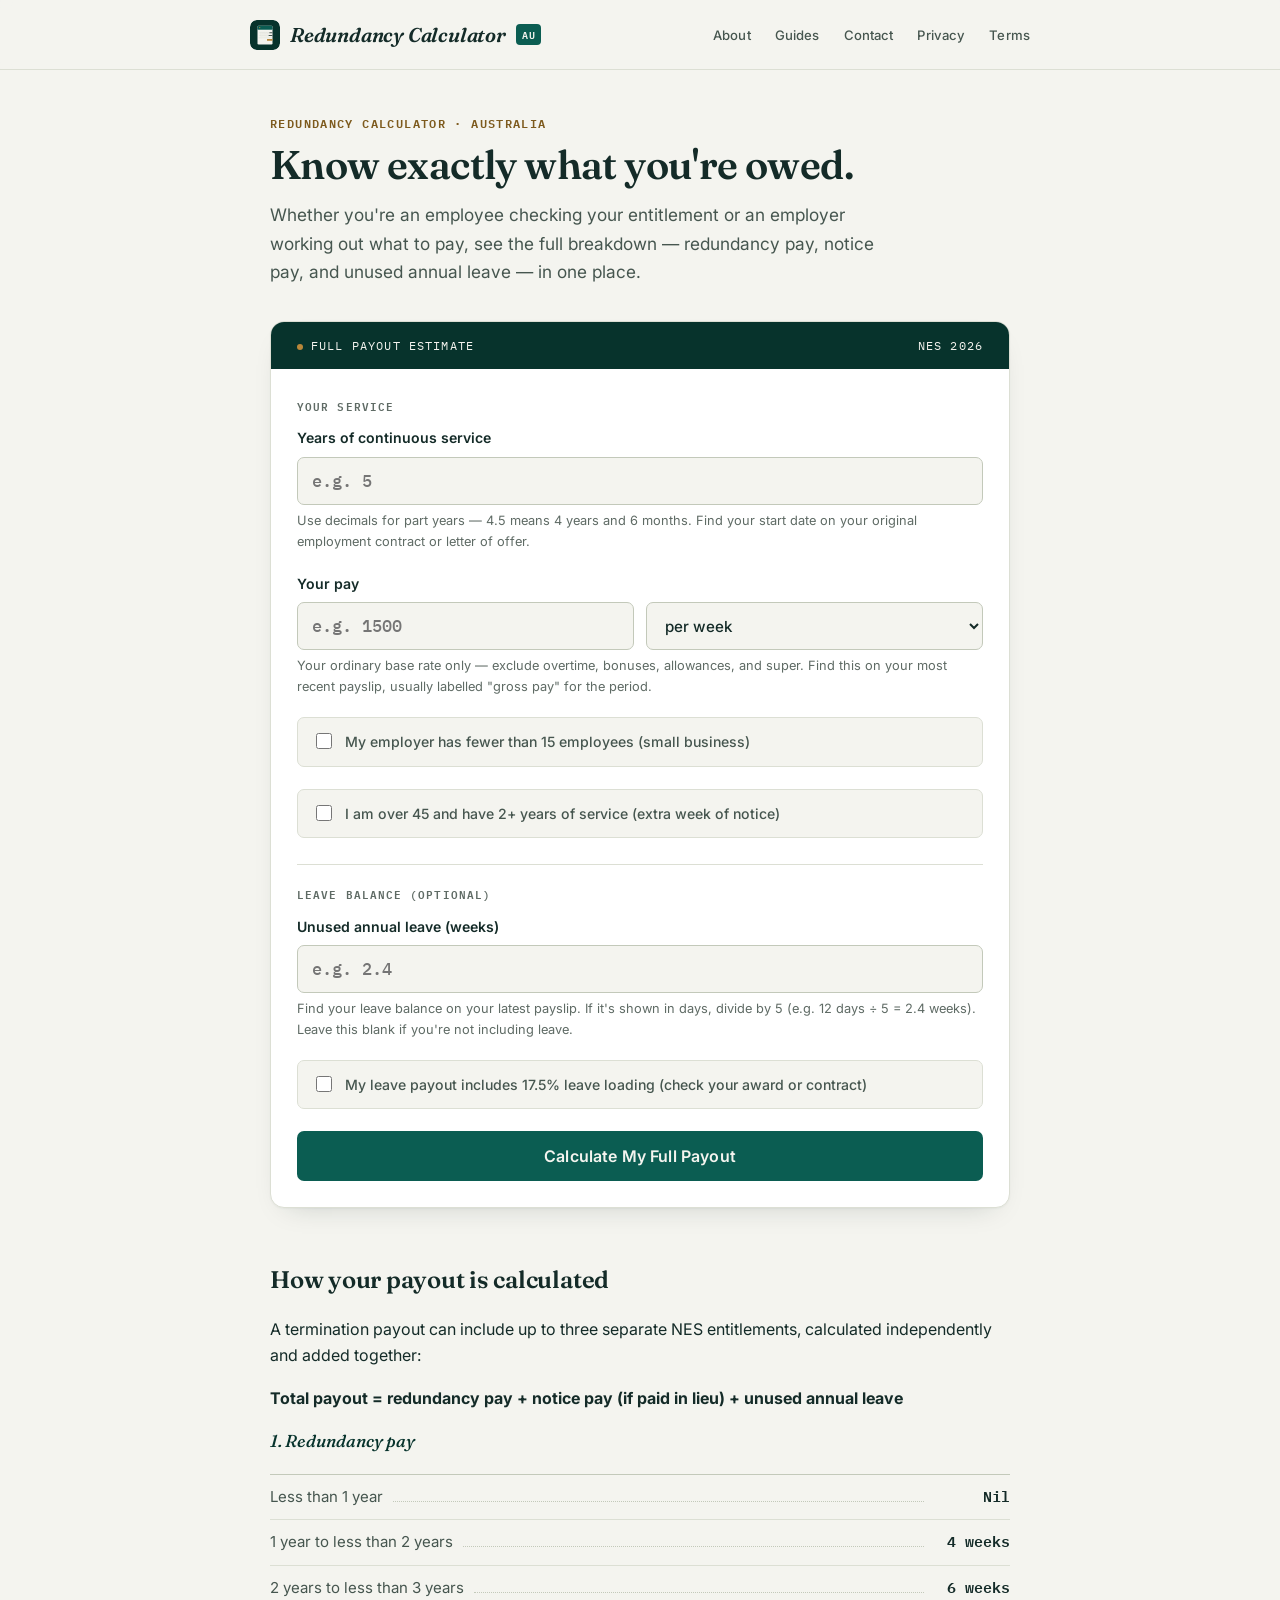
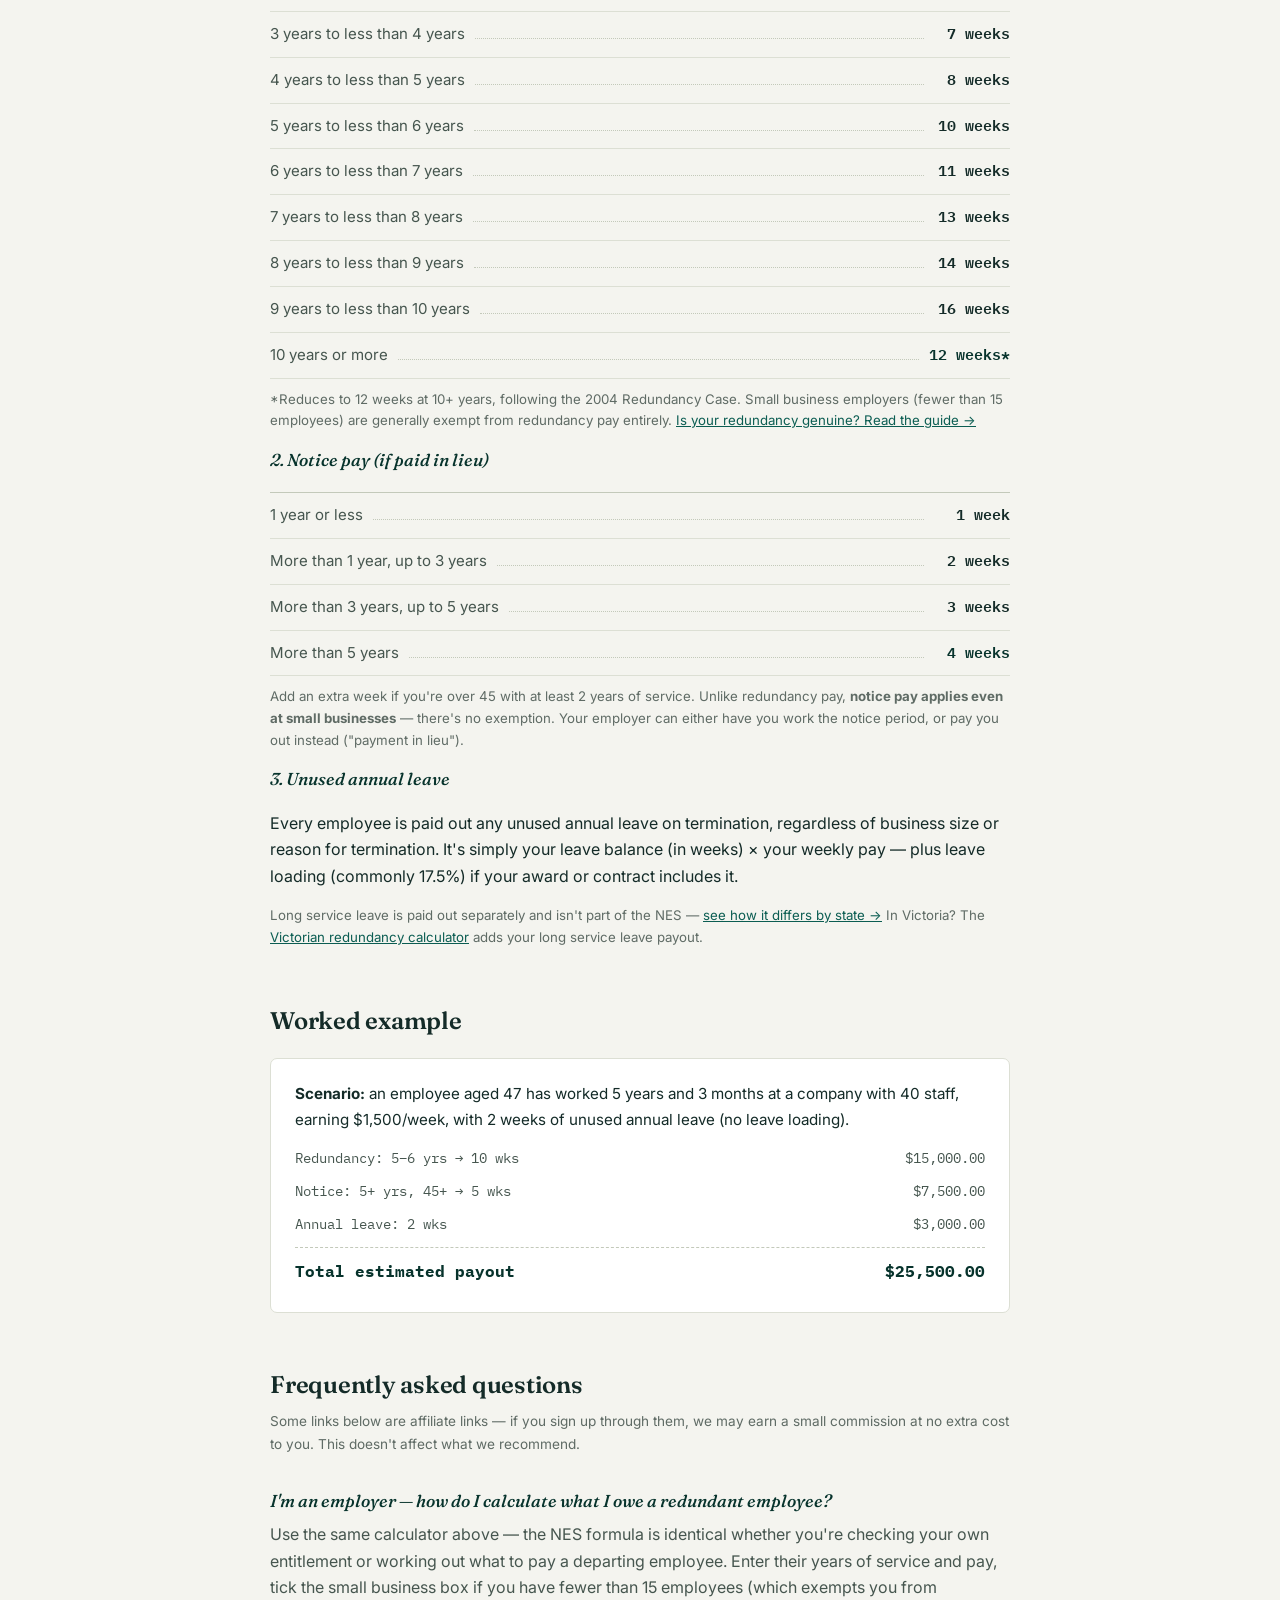
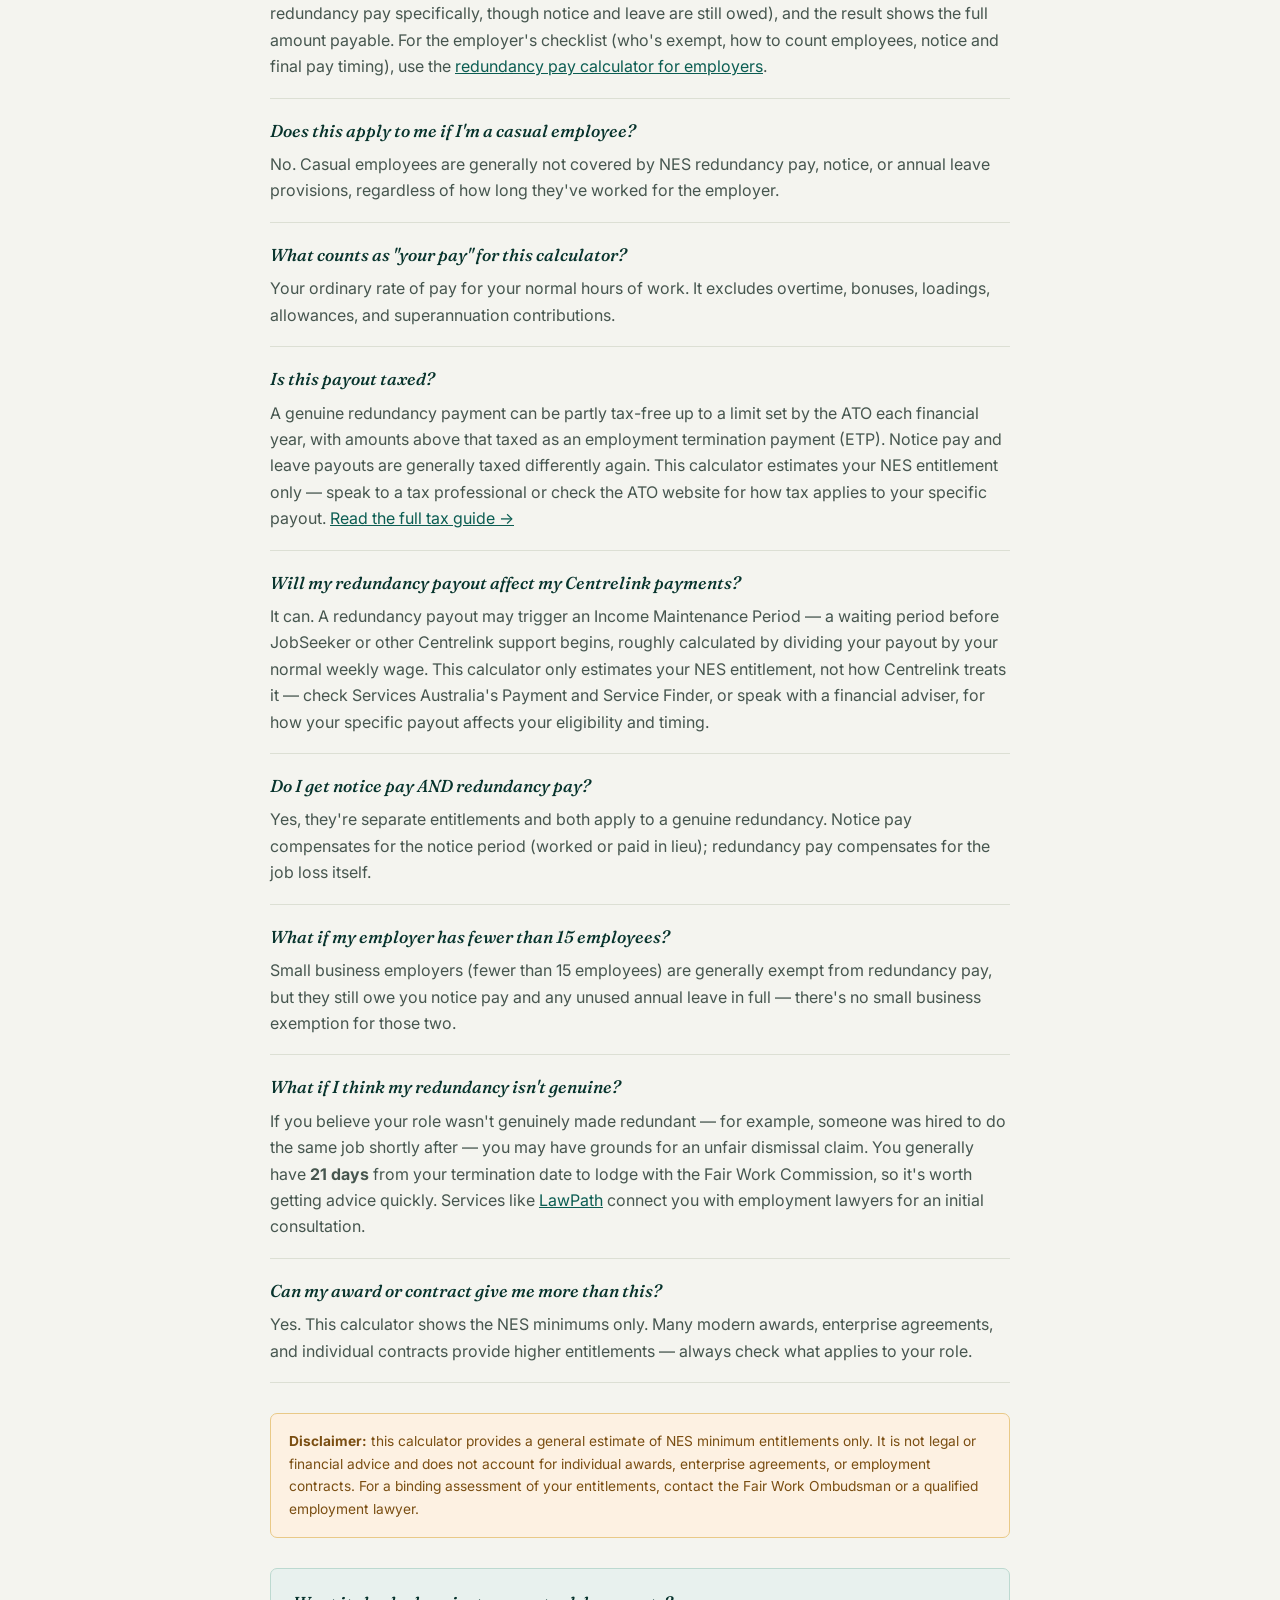
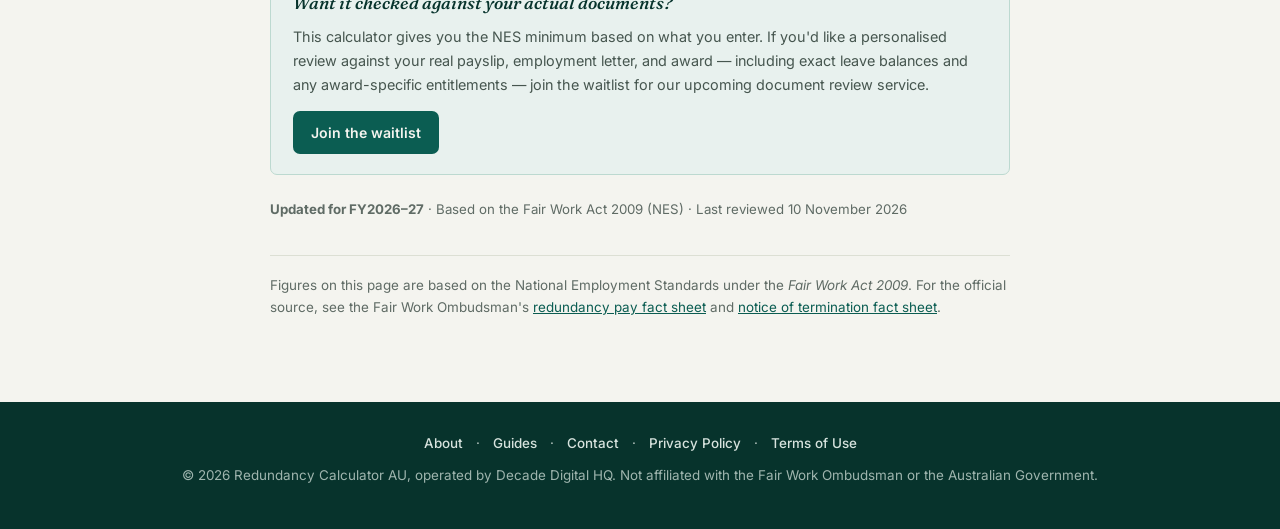
<file: index.html>
<!DOCTYPE html>
<html lang="en-AU">
<head>
<meta charset="UTF-8">
<meta name="viewport" content="width=device-width, initial-scale=1.0">
<!-- Google Analytics (GA4) -->
<script async src="https://www.googletagmanager.com/gtag/js?id=G-P697HZBQ4J"></script>
<script>window.dataLayer=window.dataLayer||[];function gtag(){dataLayer.push(arguments);}gtag('js',new Date());gtag('config','G-P697HZBQ4J');</script>
<script src="/analytics.js" defer></script>
<title>Redundancy Calculator Australia 2026: Free Payout Estimate</title>
<meta name="description" content="Free redundancy calculator for Australia. Get your redundancy pay, notice and unused leave under the Fair Work NES in seconds. Updated for 2026–27.">

<meta property="og:type" content="website">
<meta property="og:title" content="Redundancy Calculator Australia 2026: Free Payout Estimate">
<meta property="og:description" content="See your full estimated termination payout — redundancy pay, notice pay, and unused annual leave — based on the Fair Work National Employment Standards.">
<meta property="og:url" content="https://ausredundancycalculator.com.au/">
<meta property="og:image" content="https://ausredundancycalculator.com.au/og-image.png">
<meta property="og:image:width" content="1200">
<meta property="og:image:height" content="630">
<meta property="og:locale" content="en_AU">
<meta property="og:site_name" content="Redundancy Calculator AU">

<meta name="twitter:card" content="summary_large_image">
<meta name="twitter:title" content="Redundancy Calculator Australia 2026: Free Payout Estimate">
<meta name="twitter:description" content="See your full estimated termination payout — redundancy pay, notice pay, and unused annual leave — based on the NES.">
<meta name="twitter:image" content="https://ausredundancycalculator.com.au/og-image.png">
<link rel="preconnect" href="https://fonts.googleapis.com">
<link rel="preconnect" href="https://fonts.gstatic.com" crossorigin>
<link rel="icon" href="favicon.ico" sizes="any">
<link rel="icon" href="favicon-32x32.png" type="image/png" sizes="32x32">
<link rel="icon" href="favicon-16x16.png" type="image/png" sizes="16x16">
<link rel="apple-touch-icon" href="apple-touch-icon.png">
<link rel="canonical" href="https://ausredundancycalculator.com.au/">
<!-- FlexOffers site ownership verification (added 26 Nov 2026). Keep: removing it can un-verify the site. -->
<meta name="fo-verify" content="76e1ce8c-b78c-400e-be56-836e77a4fdf6" />
<link rel="stylesheet" href="styles.css">
<script type="application/ld+json">
{
  "@context": "https://schema.org",
  "@type": "WebApplication",
  "name": "Redundancy Pay Calculator Australia",
  "url": "https://ausredundancycalculator.com.au/",
  "applicationCategory": "FinanceApplication",
  "operatingSystem": "Any (Web-based)",
  "description": "Free Australian redundancy, notice period and annual leave payout calculator based on the National Employment Standards (NES).",
  "offers": {
    "@type": "Offer",
    "price": "0",
    "priceCurrency": "AUD"
  }
}
</script>
<script type="application/ld+json">
{
  "@context": "https://schema.org",
  "@type": "FAQPage",
  "mainEntity": [
    {
      "@type": "Question",
      "name": "I'm an employer — how do I calculate what I owe a redundant employee?",
      "acceptedAnswer": {
        "@type": "Answer",
        "text": "Use the same calculator — the NES formula is identical whether checking your own entitlement or working out what to pay a departing employee. Enter their years of service and pay, tick the small business box if applicable, and the result shows the full amount payable."
      }
    },
    {
      "@type": "Question",
      "name": "Does this apply to me if I'm a casual employee?",
      "acceptedAnswer": {
        "@type": "Answer",
        "text": "No. Casual employees are generally not covered by NES redundancy pay, notice, or annual leave provisions, regardless of how long they've worked for the employer."
      }
    },
    {
      "@type": "Question",
      "name": "What counts as \"your pay\" for this calculator?",
      "acceptedAnswer": {
        "@type": "Answer",
        "text": "Your ordinary rate of pay for your normal hours of work. It excludes overtime, bonuses, loadings, allowances, and superannuation contributions."
      }
    },
    {
      "@type": "Question",
      "name": "Is this payout taxed?",
      "acceptedAnswer": {
        "@type": "Answer",
        "text": "A genuine redundancy payment can be partly tax-free up to a limit set by the ATO each financial year, with amounts above that taxed as an employment termination payment (ETP). Notice pay and leave payouts are generally taxed differently again."
      }
    },
    {
      "@type": "Question",
      "name": "Will my redundancy payout affect my Centrelink payments?",
      "acceptedAnswer": {
        "@type": "Answer",
        "text": "It can. A redundancy payout may trigger an Income Maintenance Period, a waiting period before JobSeeker or other Centrelink support begins, roughly calculated by dividing your payout by your normal weekly wage."
      }
    },
    {
      "@type": "Question",
      "name": "Do I get notice pay AND redundancy pay?",
      "acceptedAnswer": {
        "@type": "Answer",
        "text": "Yes, they're separate entitlements and both apply to a genuine redundancy. Notice pay compensates for the notice period; redundancy pay compensates for the job loss itself."
      }
    },
    {
      "@type": "Question",
      "name": "What if my employer has fewer than 15 employees?",
      "acceptedAnswer": {
        "@type": "Answer",
        "text": "Small business employers (fewer than 15 employees) are generally exempt from redundancy pay, but they still owe notice pay and any unused annual leave in full."
      }
    },
    {
      "@type": "Question",
      "name": "What if I think my redundancy isn't genuine?",
      "acceptedAnswer": {
        "@type": "Answer",
        "text": "You generally have 21 days from your termination date to lodge an unfair dismissal claim with the Fair Work Commission, so it's worth getting advice quickly if you believe your role wasn't genuinely made redundant."
      }
    },
    {
      "@type": "Question",
      "name": "Can my award or contract give me more than this?",
      "acceptedAnswer": {
        "@type": "Answer",
        "text": "Yes. This calculator shows the NES minimums only. Many modern awards, enterprise agreements, and individual contracts provide higher entitlements."
      }
    }
  ]
}
</script>
</head>
<body>

<header>
  <div class="inner">
    <a href="/" class="logo">
      <svg width="30" height="30" viewBox="0 0 512 512" aria-hidden="true">
        <rect width="512" height="512" rx="112" fill="#07332c"/>
        <rect x="128" y="96" width="256" height="320" rx="20" fill="#f4f4ef"/>
        <rect x="128" y="96" width="256" height="66" rx="20" fill="#0b5d52"/>
        <rect x="128" y="142" width="256" height="20" fill="#0b5d52"/>
        <circle cx="166" cy="129" r="10" fill="#b9873a"/>
        <rect x="168" y="210" width="150" height="16" rx="4" fill="none" stroke="#9aa398" stroke-width="2" stroke-dasharray="1 10" stroke-linecap="round"/>
        <rect x="330" y="210" width="54" height="16" rx="4" fill="#46564f"/>
        <rect x="168" y="256" width="150" height="16" rx="4" fill="none" stroke="#9aa398" stroke-width="2" stroke-dasharray="1 10" stroke-linecap="round"/>
        <rect x="318" y="256" width="66" height="16" rx="4" fill="#46564f"/>
        <line x1="152" y1="304" x2="384" y2="304" stroke="#c3c9ba" stroke-width="4" stroke-dasharray="10 8" stroke-linecap="round"/>
        <rect x="290" y="324" width="94" height="30" rx="6" fill="#b9873a"/>
      </svg>
      Redundancy Calculator <span class="tag">AU</span>
    </a>
    <nav>
      <a href="/about">About</a>
      <a href="/guides">Guides</a>
      <a href="/contact">Contact</a>
      <a href="/privacy">Privacy</a>
      <a href="/terms">Terms</a>
    </nav>
  </div>
</header>

<main>
  <div class="eyebrow">Redundancy Calculator · Australia</div>
  <h1>Know exactly what you're owed.</h1>
  <p class="subtitle">Whether you're an employee checking your entitlement or an employer working out what to pay, see the full breakdown — redundancy pay, notice pay, and unused annual leave — in one place.</p>

  <div class="calculator">
    <div class="card-head"><span><span class="dot"></span>Full Payout Estimate</span><span>NES 2026</span></div>
    <div class="card-body">

      <div class="section-label">Your service</div>

      <div class="field">
        <label for="years">Years of continuous service</label>
        <input type="number" id="years" min="0" step="0.1" placeholder="e.g. 5">
        <div class="hint">Use decimals for part years — 4.5 means 4 years and 6 months. Find your start date on your original employment contract or letter of offer.</div>
      </div>

      <div class="field">
        <label for="payAmount">Your pay</label>
        <div class="field-row">
          <input type="number" id="payAmount" min="0" step="1" placeholder="e.g. 1500">
          <select id="payPeriod" aria-label="Pay period">
            <option value="weekly">per week</option>
            <option value="fortnightly">per fortnight</option>
            <option value="monthly">per month</option>
            <option value="yearly">per year</option>
          </select>
        </div>
        <div class="hint">Your ordinary base rate only — exclude overtime, bonuses, allowances, and super. Find this on your most recent payslip, usually labelled "gross pay" for the period.</div>
      </div>

      <div class="checkbox-field">
        <input type="checkbox" id="smallBusiness">
        <label for="smallBusiness">My employer has fewer than 15 employees (small business)</label>
      </div>

      <div class="checkbox-field">
        <input type="checkbox" id="over45">
        <label for="over45">I am over 45 and have 2+ years of service (extra week of notice)</label>
      </div>

      <div class="section-label">Leave balance (optional)</div>

      <div class="field">
        <label for="leaveWeeks">Unused annual leave (weeks)</label>
        <input type="number" id="leaveWeeks" min="0" step="0.1" placeholder="e.g. 2.4">
        <div class="hint">Find your leave balance on your latest payslip. If it's shown in days, divide by 5 (e.g. 12 days ÷ 5 = 2.4 weeks). Leave this blank if you're not including leave.</div>
      </div>

      <div class="checkbox-field">
        <input type="checkbox" id="leaveLoading">
        <label for="leaveLoading">My leave payout includes 17.5% leave loading (check your award or contract)</label>
      </div>

      <button class="calc-btn" onclick="calculatePayout()">Calculate My Full Payout</button>

      <div class="tear-line" id="tearLine"></div>
      <div class="result" id="resultBox">
        <div id="resultContent"></div>
      </div>
    </div>
  </div>

  <h2>How your payout is calculated</h2>
  <p>A termination payout can include up to three separate NES entitlements, calculated independently and added together:</p>
  <p><strong>Total payout = redundancy pay + notice pay (if paid in lieu) + unused annual leave</strong></p>

  <h3>1. Redundancy pay</h3>
  <div class="ledger">
    <div class="ledger-row"><span class="label">Less than 1 year</span><span class="filler"></span><span class="value">Nil</span></div>
    <div class="ledger-row"><span class="label">1 year to less than 2 years</span><span class="filler"></span><span class="value">4 weeks</span></div>
    <div class="ledger-row"><span class="label">2 years to less than 3 years</span><span class="filler"></span><span class="value">6 weeks</span></div>
    <div class="ledger-row"><span class="label">3 years to less than 4 years</span><span class="filler"></span><span class="value">7 weeks</span></div>
    <div class="ledger-row"><span class="label">4 years to less than 5 years</span><span class="filler"></span><span class="value">8 weeks</span></div>
    <div class="ledger-row"><span class="label">5 years to less than 6 years</span><span class="filler"></span><span class="value">10 weeks</span></div>
    <div class="ledger-row"><span class="label">6 years to less than 7 years</span><span class="filler"></span><span class="value">11 weeks</span></div>
    <div class="ledger-row"><span class="label">7 years to less than 8 years</span><span class="filler"></span><span class="value">13 weeks</span></div>
    <div class="ledger-row"><span class="label">8 years to less than 9 years</span><span class="filler"></span><span class="value">14 weeks</span></div>
    <div class="ledger-row"><span class="label">9 years to less than 10 years</span><span class="filler"></span><span class="value">16 weeks</span></div>
    <div class="ledger-row total"><span class="label">10 years or more</span><span class="filler"></span><span class="value">12 weeks*</span></div>
  </div>
  <p class="ledger-note">*Reduces to 12 weeks at 10+ years, following the 2004 Redundancy Case. Small business employers (fewer than 15 employees) are generally exempt from redundancy pay entirely. <a href="/genuine-redundancy-guide">Is your redundancy genuine? Read the guide &rarr;</a></p>

  <h3>2. Notice pay (if paid in lieu)</h3>
  <div class="ledger">
    <div class="ledger-row"><span class="label">1 year or less</span><span class="filler"></span><span class="value">1 week</span></div>
    <div class="ledger-row"><span class="label">More than 1 year, up to 3 years</span><span class="filler"></span><span class="value">2 weeks</span></div>
    <div class="ledger-row"><span class="label">More than 3 years, up to 5 years</span><span class="filler"></span><span class="value">3 weeks</span></div>
    <div class="ledger-row total"><span class="label">More than 5 years</span><span class="filler"></span><span class="value">4 weeks</span></div>
  </div>
  <p class="ledger-note">Add an extra week if you're over 45 with at least 2 years of service. Unlike redundancy pay, <strong>notice pay applies even at small businesses</strong> — there's no exemption. Your employer can either have you work the notice period, or pay you out instead ("payment in lieu").</p>

  <h3>3. Unused annual leave</h3>
  <p>Every employee is paid out any unused annual leave on termination, regardless of business size or reason for termination. It's simply your leave balance (in weeks) × your weekly pay — plus leave loading (commonly 17.5%) if your award or contract includes it.</p>

  <p class="ledger-note">Long service leave is paid out separately and isn't part of the NES — <a href="/long-service-leave-after-redundancy">see how it differs by state &rarr;</a> In Victoria? The <a href="/redundancy-calculator-victoria">Victorian redundancy calculator</a> adds your long service leave payout.</p>

  <h2>Worked example</h2>
  <div class="example-box">
    <p><strong>Scenario:</strong> an employee aged 47 has worked 5 years and 3 months at a company with 40 staff, earning $1,500/week, with 2 weeks of unused annual leave (no leave loading).</p>
    <div class="receipt-line"><span>Redundancy: 5–6 yrs → 10 wks</span><span>$15,000.00</span></div>
    <div class="receipt-line"><span>Notice: 5+ yrs, 45+ → 5 wks</span><span>$7,500.00</span></div>
    <div class="receipt-line"><span>Annual leave: 2 wks</span><span>$3,000.00</span></div>
    <div class="receipt-line final"><span>Total estimated payout</span><span>$25,500.00</span></div>
  </div>

  <h2>Frequently asked questions</h2>
  <p style="font-size:0.85rem; color:var(--ink-faint); margin-top:-8px;">Some links below are affiliate links — if you sign up through them, we may earn a small commission at no extra cost to you. This doesn't affect what we recommend.</p>

  <div class="faq-item">
    <h3>I'm an employer — how do I calculate what I owe a redundant employee?</h3>
    <p>Use the same calculator above — the NES formula is identical whether you're checking your own entitlement or working out what to pay a departing employee. Enter their years of service and pay, tick the small business box if you have fewer than 15 employees (which exempts you from redundancy pay specifically, though notice and leave are still owed), and the result shows the full amount payable. For the employer's checklist (who's exempt, how to count employees, notice and final pay timing), use the <a href="/redundancy-pay-calculator-employer">redundancy pay calculator for employers</a>.</p>
  </div>

  <div class="faq-item">
    <h3>Does this apply to me if I'm a casual employee?</h3>
    <p>No. Casual employees are generally not covered by NES redundancy pay, notice, or annual leave provisions, regardless of how long they've worked for the employer.</p>
  </div>

  <div class="faq-item">
    <h3>What counts as "your pay" for this calculator?</h3>
    <p>Your ordinary rate of pay for your normal hours of work. It excludes overtime, bonuses, loadings, allowances, and superannuation contributions.</p>
  </div>

  <div class="faq-item">
    <h3>Is this payout taxed?</h3>
    <p>A genuine redundancy payment can be partly tax-free up to a limit set by the ATO each financial year, with amounts above that taxed as an employment termination payment (ETP). Notice pay and leave payouts are generally taxed differently again. This calculator estimates your NES entitlement only — speak to a tax professional or check the ATO website for how tax applies to your specific payout. <a href="/redundancy-payout-tax-guide">Read the full tax guide &rarr;</a></p>
  </div>

  <div class="faq-item">
    <h3>Will my redundancy payout affect my Centrelink payments?</h3>
    <p>It can. A redundancy payout may trigger an Income Maintenance Period — a waiting period before JobSeeker or other Centrelink support begins, roughly calculated by dividing your payout by your normal weekly wage. This calculator only estimates your NES entitlement, not how Centrelink treats it — check Services Australia's Payment and Service Finder, or speak with a financial adviser, for how your specific payout affects your eligibility and timing.</p>
  </div>

  <div class="faq-item">
    <h3>Do I get notice pay AND redundancy pay?</h3>
    <p>Yes, they're separate entitlements and both apply to a genuine redundancy. Notice pay compensates for the notice period (worked or paid in lieu); redundancy pay compensates for the job loss itself.</p>
  </div>

  <div class="faq-item">
    <h3>What if my employer has fewer than 15 employees?</h3>
    <p>Small business employers (fewer than 15 employees) are generally exempt from redundancy pay, but they still owe you notice pay and any unused annual leave in full — there's no small business exemption for those two.</p>
  </div>

  <div class="faq-item">
    <h3>What if I think my redundancy isn't genuine?</h3>
    <p>If you believe your role wasn't genuinely made redundant — for example, someone was hired to do the same job shortly after — you may have grounds for an unfair dismissal claim. You generally have <strong>21 days</strong> from your termination date to lodge with the Fair Work Commission, so it's worth getting advice quickly. Services like <a href="https://partner.lawpath.com.au/cj4pirab7okd" target="_blank" rel="noopener noreferrer sponsored">LawPath</a> connect you with employment lawyers for an initial consultation.</p>
  </div>

  <div class="faq-item">
    <h3>Can my award or contract give me more than this?</h3>
    <p>Yes. This calculator shows the NES minimums only. Many modern awards, enterprise agreements, and individual contracts provide higher entitlements — always check what applies to your role.</p>
  </div>

  <div class="disclaimer">
    <strong>Disclaimer:</strong> this calculator provides a general estimate of NES minimum entitlements only. It is not legal or financial advice and does not account for individual awards, enterprise agreements, or employment contracts. For a binding assessment of your entitlements, contact the Fair Work Ombudsman or a qualified employment lawyer.
  </div>

  <div class="waitlist-box">
    <h3>Want it checked against your actual documents?</h3>
    <p>This calculator gives you the NES minimum based on what you enter. If you'd like a personalised review against your real payslip, employment letter, and award — including exact leave balances and any award-specific entitlements — join the waitlist for our upcoming document review service.</p>
    <a class="waitlist-btn" href="mailto:info@ausredundancycalculator.com.au?subject=Waitlist%20-%20Personalised%20Entitlement%20Review">Join the waitlist</a>
  </div>

  <p class="ledger-note" style="margin-top:24px;"><strong>Updated for FY2026–27</strong> · Based on the Fair Work Act 2009 (NES) · Last reviewed 10 November 2026</p>

  <p class="source-note">Figures on this page are based on the National Employment Standards under the <em>Fair Work Act 2009</em>. For the official source, see the Fair Work Ombudsman's <a href="https://www.fairwork.gov.au/ending-employment/redundancy/redundancy-pay" target="_blank" rel="noopener noreferrer">redundancy pay fact sheet</a> and <a href="https://www.fairwork.gov.au/ending-employment/dismissal" target="_blank" rel="noopener noreferrer">notice of termination fact sheet</a>.</p>
</main>

<footer>
  <div>
    <a href="/about">About</a> ·
    <a href="/guides">Guides</a> ·
    <a href="/contact">Contact</a> ·
    <a href="/privacy">Privacy Policy</a> ·
    <a href="/terms">Terms of Use</a>
  </div>
  <p style="margin-top:10px;">© <span id="year"></span> Redundancy Calculator AU, operated by Decade Digital HQ. Not affiliated with the Fair Work Ombudsman or the Australian Government.</p>
</footer>

<script>
document.getElementById('year').textContent = new Date().getFullYear();

function toWeekly(amount, period) {
  switch (period) {
    case 'weekly': return amount;
    case 'fortnightly': return amount / 2;
    case 'monthly': return amount * 12 / 52;
    case 'yearly': return amount / 52;
    default: return amount;
  }
}

function getRedundancyWeeks(years) {
  if (years < 1) return 0;
  if (years < 2) return 4;
  if (years < 3) return 6;
  if (years < 4) return 7;
  if (years < 5) return 8;
  if (years < 6) return 10;
  if (years < 7) return 11;
  if (years < 8) return 13;
  if (years < 9) return 14;
  if (years < 10) return 16;
  return 12;
}

function getNoticeWeeks(years, over45) {
  let base;
  if (years <= 1) base = 1;
  else if (years <= 3) base = 2;
  else if (years <= 5) base = 3;
  else base = 4;
  if (over45 && years >= 2) base += 1;
  return base;
}

function fmt(n) {
  return '$' + n.toLocaleString('en-AU', {minimumFractionDigits: 2, maximumFractionDigits: 2});
}

function calculatePayout() {
  const years = parseFloat(document.getElementById('years').value);
  const payAmount = parseFloat(document.getElementById('payAmount').value);
  const payPeriod = document.getElementById('payPeriod').value;
  const smallBusiness = document.getElementById('smallBusiness').checked;
  const over45 = document.getElementById('over45').checked;
  const leaveWeeksInput = parseFloat(document.getElementById('leaveWeeks').value);
  const leaveLoading = document.getElementById('leaveLoading').checked;

  const resultBox = document.getElementById('resultBox');
  const resultContent = document.getElementById('resultContent');
  const tearLine = document.getElementById('tearLine');

  if (isNaN(years) || isNaN(payAmount) || years < 0 || payAmount < 0) {
    tearLine.className = 'tear-line show';
    resultBox.className = 'result show';
    resultContent.innerHTML = '<div class="label-row">Check your numbers</div><p>Please enter valid figures for years of service and your pay.</p>';
    return;
  }

  tearLine.className = 'tear-line show';

  const weeklyPay = toWeekly(payAmount, payPeriod);
  const leaveWeeks = isNaN(leaveWeeksInput) || leaveWeeksInput < 0 ? 0 : leaveWeeksInput;

  const redundancyWeeks = smallBusiness ? 0 : getRedundancyWeeks(years);
  const redundancyPay = redundancyWeeks * weeklyPay;

  const noticeWeeks = getNoticeWeeks(years, over45);
  const noticePay = noticeWeeks * weeklyPay;

  const leaveMultiplier = leaveLoading ? 1.175 : 1;
  const leavePay = leaveWeeks * weeklyPay * leaveMultiplier;

  const total = redundancyPay + noticePay + leavePay;

  // GA4: record that the calculator was used. No pay amounts are sent.
  if (typeof gtag === 'function') {
    gtag('event', 'calculate', {
      service_years: Math.min(Math.floor(years), 10),
      pay_period: payPeriod,
      small_business: smallBusiness,
      includes_leave: leaveWeeks > 0
    });
  }

  resultBox.className = 'result show';

  let breakdownNote = '';
  if (smallBusiness) {
    breakdownNote = '<div class="note">Small business exemption applied to redundancy pay ($0). Notice pay and leave payout are still owed regardless of business size.</div>';
  } else {
    breakdownNote = '<div class="note">This is the NES minimum estimate only. Your award, agreement, or contract may provide more. Long service leave (if applicable) is paid separately.</div>';
  }

  if (total === 0) {
    resultContent.innerHTML =
      '<div class="stamp">Estimate</div>' +
      '<div class="label-row">Your minimum entitlement</div>' +
      '<div class="amount">$0</div>' +
      '<div class="weeks">Not yet eligible, or all fields are at zero</div>' +
      breakdownNote;
    return;
  }

  const redPct = (redundancyPay / total) * 100;
  const noticePct = (noticePay / total) * 100;
  const leavePct = (leavePay / total) * 100;

  const gradientParts = [];
  let cursor = 0;
  if (redundancyPay > 0) {
    gradientParts.push('var(--teal) ' + cursor + '% ' + (cursor + redPct) + '%');
    cursor += redPct;
  }
  if (noticePay > 0) {
    gradientParts.push('var(--gold) ' + cursor + '% ' + (cursor + noticePct) + '%');
    cursor += noticePct;
  }
  if (leavePay > 0) {
    gradientParts.push('var(--clay) ' + cursor + '% ' + (cursor + leavePct) + '%');
    cursor += leavePct;
  }
  const gradient = gradientParts.length > 0
    ? 'conic-gradient(' + gradientParts.join(', ') + ')'
    : 'var(--line)';

  let legendHtml = '';
  if (redundancyPay > 0) {
    legendHtml += '<div class="legend-item"><span class="legend-swatch" style="background:var(--teal)"></span><span class="legend-label">Redundancy pay (' + redundancyWeeks + ' wks)</span><span class="legend-value">' + fmt(redundancyPay) + '</span></div>';
  }
  legendHtml += '<div class="legend-item"><span class="legend-swatch" style="background:var(--gold)"></span><span class="legend-label">Notice pay (' + noticeWeeks + ' wks)</span><span class="legend-value">' + fmt(noticePay) + '</span></div>';
  if (leavePay > 0) {
    legendHtml += '<div class="legend-item"><span class="legend-swatch" style="background:var(--clay)"></span><span class="legend-label">Annual leave (' + leaveWeeks + ' wks' + (leaveLoading ? ' +17.5%' : '') + ')</span><span class="legend-value">' + fmt(leavePay) + '</span></div>';
  }

  resultContent.innerHTML =
    '<div class="stamp">Estimate</div>' +
    '<div class="label-row">Your estimated total payout</div>' +
    '<div class="amount">' + fmt(total) + '</div>' +
    '<div class="donut-wrap">' +
      '<div class="donut" style="background:' + gradient + '"><div class="donut-hole"><div class="total-label">Total</div><div class="total-amount">' + fmt(total).replace('.00','') + '</div></div></div>' +
      '<div class="legend">' + legendHtml + '</div>' +
    '</div>' +
    breakdownNote;
}
</script>

</body>
</html>
</file>
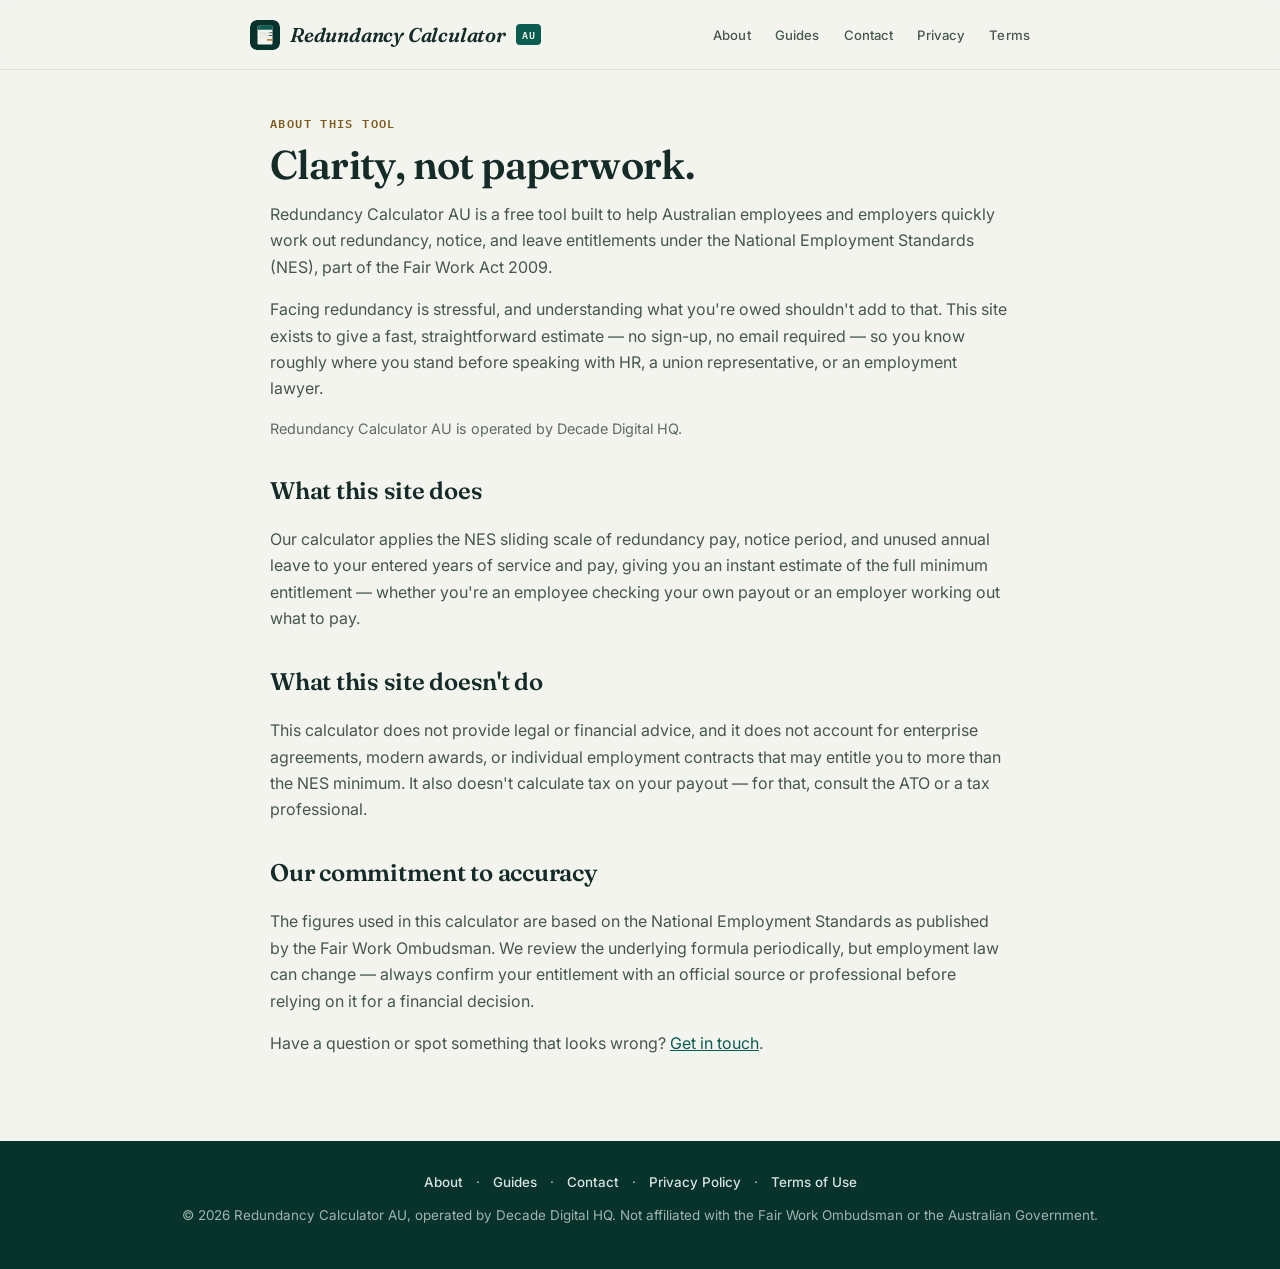
<file: about.html>
<!DOCTYPE html>
<html lang="en-AU">
<head>
<meta charset="UTF-8">
<meta name="viewport" content="width=device-width, initial-scale=1.0">
<!-- Google Analytics (GA4) -->
<script async src="https://www.googletagmanager.com/gtag/js?id=G-P697HZBQ4J"></script>
<script>window.dataLayer=window.dataLayer||[];function gtag(){dataLayer.push(arguments);}gtag('js',new Date());gtag('config','G-P697HZBQ4J');</script>
<script src="/analytics.js" defer></script>
<title>About — Redundancy Calculator AU</title>
<meta name="description" content="About Redundancy Calculator AU — a free tool to help Australian employees and employers work out redundancy entitlements.">
<link rel="preconnect" href="https://fonts.googleapis.com">
<link rel="preconnect" href="https://fonts.gstatic.com" crossorigin>
<link rel="icon" href="favicon.ico" sizes="any">
<link rel="icon" href="favicon-32x32.png" type="image/png" sizes="32x32">
<link rel="icon" href="favicon-16x16.png" type="image/png" sizes="16x16">
<link rel="apple-touch-icon" href="apple-touch-icon.png">
<link rel="canonical" href="https://ausredundancycalculator.com.au/about">
<meta property="og:type" content="website">
<meta property="og:title" content="About — Redundancy Calculator AU">
<meta property="og:description" content="About Redundancy Calculator AU — a free tool to help Australian employees and employers work out redundancy entitlements.">
<meta property="og:url" content="https://ausredundancycalculator.com.au/about">
<meta property="og:site_name" content="Redundancy Calculator AU">
<meta property="og:image" content="https://ausredundancycalculator.com.au/og-image.png">
<link rel="stylesheet" href="styles.css">
</head>
<body class="legal-page">

<header>
  <div class="inner">
    <a href="/" class="logo">
      <svg width="30" height="30" viewBox="0 0 512 512" aria-hidden="true">
        <rect width="512" height="512" rx="112" fill="#07332c"/>
        <rect x="128" y="96" width="256" height="320" rx="20" fill="#f4f4ef"/>
        <rect x="128" y="96" width="256" height="66" rx="20" fill="#0b5d52"/>
        <rect x="128" y="142" width="256" height="20" fill="#0b5d52"/>
        <circle cx="166" cy="129" r="10" fill="#b9873a"/>
        <rect x="168" y="210" width="150" height="16" rx="4" fill="none" stroke="#9aa398" stroke-width="2" stroke-dasharray="1 10" stroke-linecap="round"/>
        <rect x="330" y="210" width="54" height="16" rx="4" fill="#46564f"/>
        <rect x="168" y="256" width="150" height="16" rx="4" fill="none" stroke="#9aa398" stroke-width="2" stroke-dasharray="1 10" stroke-linecap="round"/>
        <rect x="318" y="256" width="66" height="16" rx="4" fill="#46564f"/>
        <line x1="152" y1="304" x2="384" y2="304" stroke="#c3c9ba" stroke-width="4" stroke-dasharray="10 8" stroke-linecap="round"/>
        <rect x="290" y="324" width="94" height="30" rx="6" fill="#b9873a"/>
      </svg>
      Redundancy Calculator <span class="tag">AU</span>
    </a>
    <nav>
      <a href="/about">About</a>
      <a href="/guides">Guides</a>
      <a href="/contact">Contact</a>
      <a href="/privacy">Privacy</a>
      <a href="/terms">Terms</a>
    </nav>
  </div>
</header>

<main>
  <div class="eyebrow">About this tool</div>
  <h1>Clarity, not paperwork.</h1>

  <p>Redundancy Calculator AU is a free tool built to help Australian employees and employers quickly work out redundancy, notice, and leave entitlements under the National Employment Standards (NES), part of the Fair Work Act 2009.</p>

  <p>Facing redundancy is stressful, and understanding what you're owed shouldn't add to that. This site exists to give a fast, straightforward estimate — no sign-up, no email required — so you know roughly where you stand before speaking with HR, a union representative, or an employment lawyer.</p>

  <p style="font-size:0.9rem; color:var(--ink-faint);">Redundancy Calculator AU is operated by Decade Digital HQ.</p>

  <h2>What this site does</h2>
  <p>Our calculator applies the NES sliding scale of redundancy pay, notice period, and unused annual leave to your entered years of service and pay, giving you an instant estimate of the full minimum entitlement — whether you're an employee checking your own payout or an employer working out what to pay.</p>

  <h2>What this site doesn't do</h2>
  <p>This calculator does not provide legal or financial advice, and it does not account for enterprise agreements, modern awards, or individual employment contracts that may entitle you to more than the NES minimum. It also doesn't calculate tax on your payout — for that, consult the ATO or a tax professional.</p>

  <h2>Our commitment to accuracy</h2>
  <p>The figures used in this calculator are based on the National Employment Standards as published by the Fair Work Ombudsman. We review the underlying formula periodically, but employment law can change — always confirm your entitlement with an official source or professional before relying on it for a financial decision.</p>

  <p>Have a question or spot something that looks wrong? <a href="/contact">Get in touch</a>.</p>
</main>

<footer>
  <div>
    <a href="/about">About</a> ·
    <a href="/guides">Guides</a> ·
    <a href="/contact">Contact</a> ·
    <a href="/privacy">Privacy Policy</a> ·
    <a href="/terms">Terms of Use</a>
  </div>
  <p style="margin-top:10px;">© <span id="year"></span> Redundancy Calculator AU, operated by Decade Digital HQ. Not affiliated with the Fair Work Ombudsman or the Australian Government.</p>
</footer>
<script>document.getElementById('year').textContent = new Date().getFullYear();</script>
</body>
</html>
</file>
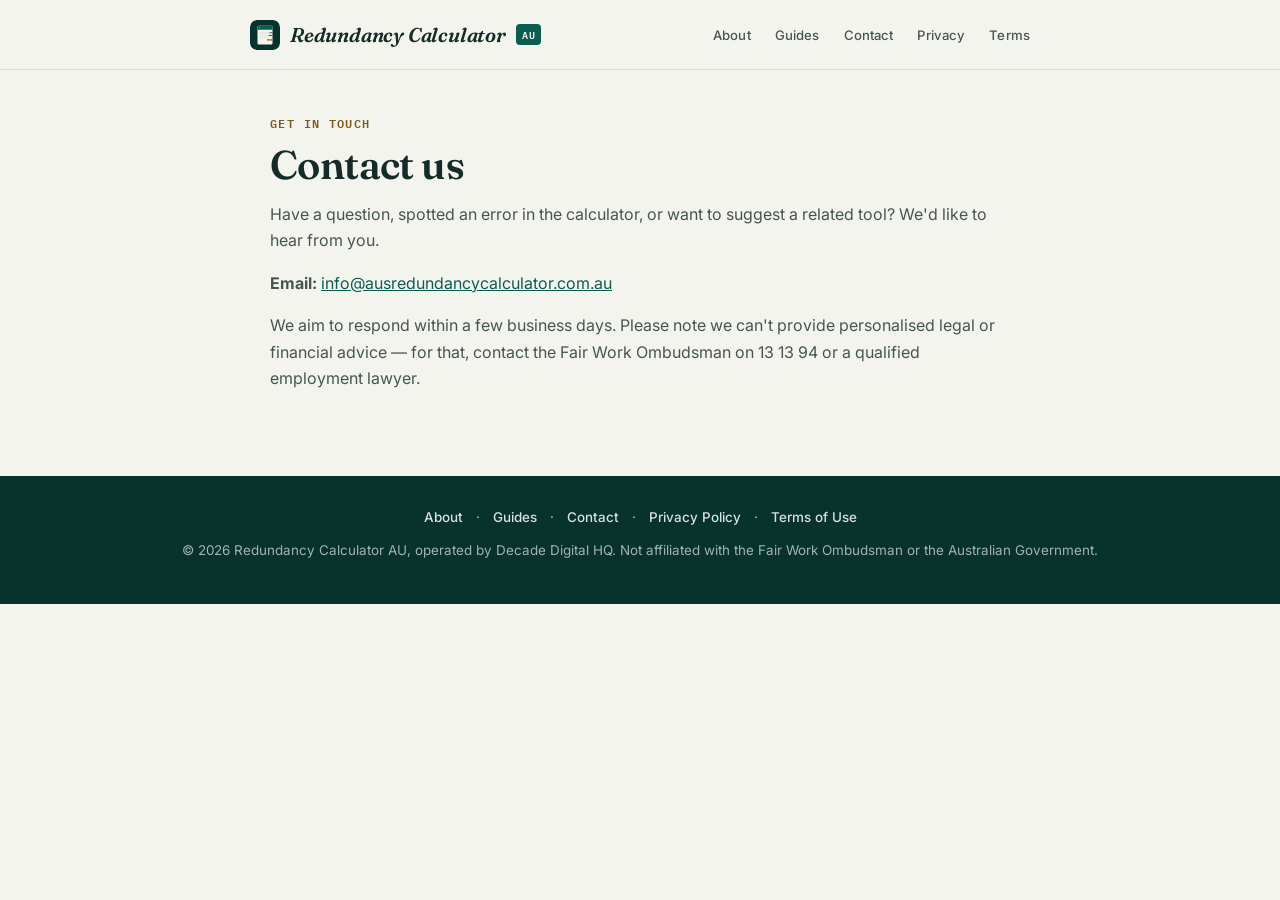
<file: contact.html>
<!DOCTYPE html>
<html lang="en-AU">
<head>
<meta charset="UTF-8">
<meta name="viewport" content="width=device-width, initial-scale=1.0">
<!-- Google Analytics (GA4) -->
<script async src="https://www.googletagmanager.com/gtag/js?id=G-P697HZBQ4J"></script>
<script>window.dataLayer=window.dataLayer||[];function gtag(){dataLayer.push(arguments);}gtag('js',new Date());gtag('config','G-P697HZBQ4J');</script>
<script src="/analytics.js" defer></script>
<title>Contact — Redundancy Calculator AU</title>
<meta name="description" content="Contact Redundancy Calculator AU to report an error, ask about the calculator or suggest a tool. We reply within a few business days.">
<link rel="preconnect" href="https://fonts.googleapis.com">
<link rel="preconnect" href="https://fonts.gstatic.com" crossorigin>
<link rel="icon" href="favicon.ico" sizes="any">
<link rel="icon" href="favicon-32x32.png" type="image/png" sizes="32x32">
<link rel="icon" href="favicon-16x16.png" type="image/png" sizes="16x16">
<link rel="apple-touch-icon" href="apple-touch-icon.png">
<link rel="canonical" href="https://ausredundancycalculator.com.au/contact">
<meta property="og:type" content="website">
<meta property="og:title" content="Contact — Redundancy Calculator AU">
<meta property="og:description" content="Contact Redundancy Calculator AU to report an error, ask about the calculator or suggest a tool. We reply within a few business days.">
<meta property="og:url" content="https://ausredundancycalculator.com.au/contact">
<meta property="og:site_name" content="Redundancy Calculator AU">
<meta property="og:image" content="https://ausredundancycalculator.com.au/og-image.png">
<link rel="stylesheet" href="styles.css">
</head>
<body class="legal-page">

<header>
  <div class="inner">
    <a href="/" class="logo">
      <svg width="30" height="30" viewBox="0 0 512 512" aria-hidden="true">
        <rect width="512" height="512" rx="112" fill="#07332c"/>
        <rect x="128" y="96" width="256" height="320" rx="20" fill="#f4f4ef"/>
        <rect x="128" y="96" width="256" height="66" rx="20" fill="#0b5d52"/>
        <rect x="128" y="142" width="256" height="20" fill="#0b5d52"/>
        <circle cx="166" cy="129" r="10" fill="#b9873a"/>
        <rect x="168" y="210" width="150" height="16" rx="4" fill="none" stroke="#9aa398" stroke-width="2" stroke-dasharray="1 10" stroke-linecap="round"/>
        <rect x="330" y="210" width="54" height="16" rx="4" fill="#46564f"/>
        <rect x="168" y="256" width="150" height="16" rx="4" fill="none" stroke="#9aa398" stroke-width="2" stroke-dasharray="1 10" stroke-linecap="round"/>
        <rect x="318" y="256" width="66" height="16" rx="4" fill="#46564f"/>
        <line x1="152" y1="304" x2="384" y2="304" stroke="#c3c9ba" stroke-width="4" stroke-dasharray="10 8" stroke-linecap="round"/>
        <rect x="290" y="324" width="94" height="30" rx="6" fill="#b9873a"/>
      </svg>
      Redundancy Calculator <span class="tag">AU</span>
    </a>
    <nav>
      <a href="/about">About</a>
      <a href="/guides">Guides</a>
      <a href="/contact">Contact</a>
      <a href="/privacy">Privacy</a>
      <a href="/terms">Terms</a>
    </nav>
  </div>
</header>

<main>
  <div class="eyebrow">Get in touch</div>
  <h1>Contact us</h1>

  <p>Have a question, spotted an error in the calculator, or want to suggest a related tool? We'd like to hear from you.</p>

  <p><strong>Email:</strong> <a href="mailto:info@ausredundancycalculator.com.au">info@ausredundancycalculator.com.au</a></p>

  <p>We aim to respond within a few business days. Please note we can't provide personalised legal or financial advice — for that, contact the Fair Work Ombudsman on 13 13 94 or a qualified employment lawyer.</p>
</main>

<footer>
  <div>
    <a href="/about">About</a> ·
    <a href="/guides">Guides</a> ·
    <a href="/contact">Contact</a> ·
    <a href="/privacy">Privacy Policy</a> ·
    <a href="/terms">Terms of Use</a>
  </div>
  <p style="margin-top:10px;">© <span id="year"></span> Redundancy Calculator AU, operated by Decade Digital HQ. Not affiliated with the Fair Work Ombudsman or the Australian Government.</p>
</footer>
<script>document.getElementById('year').textContent = new Date().getFullYear();</script>
</body>
</html>
</file>
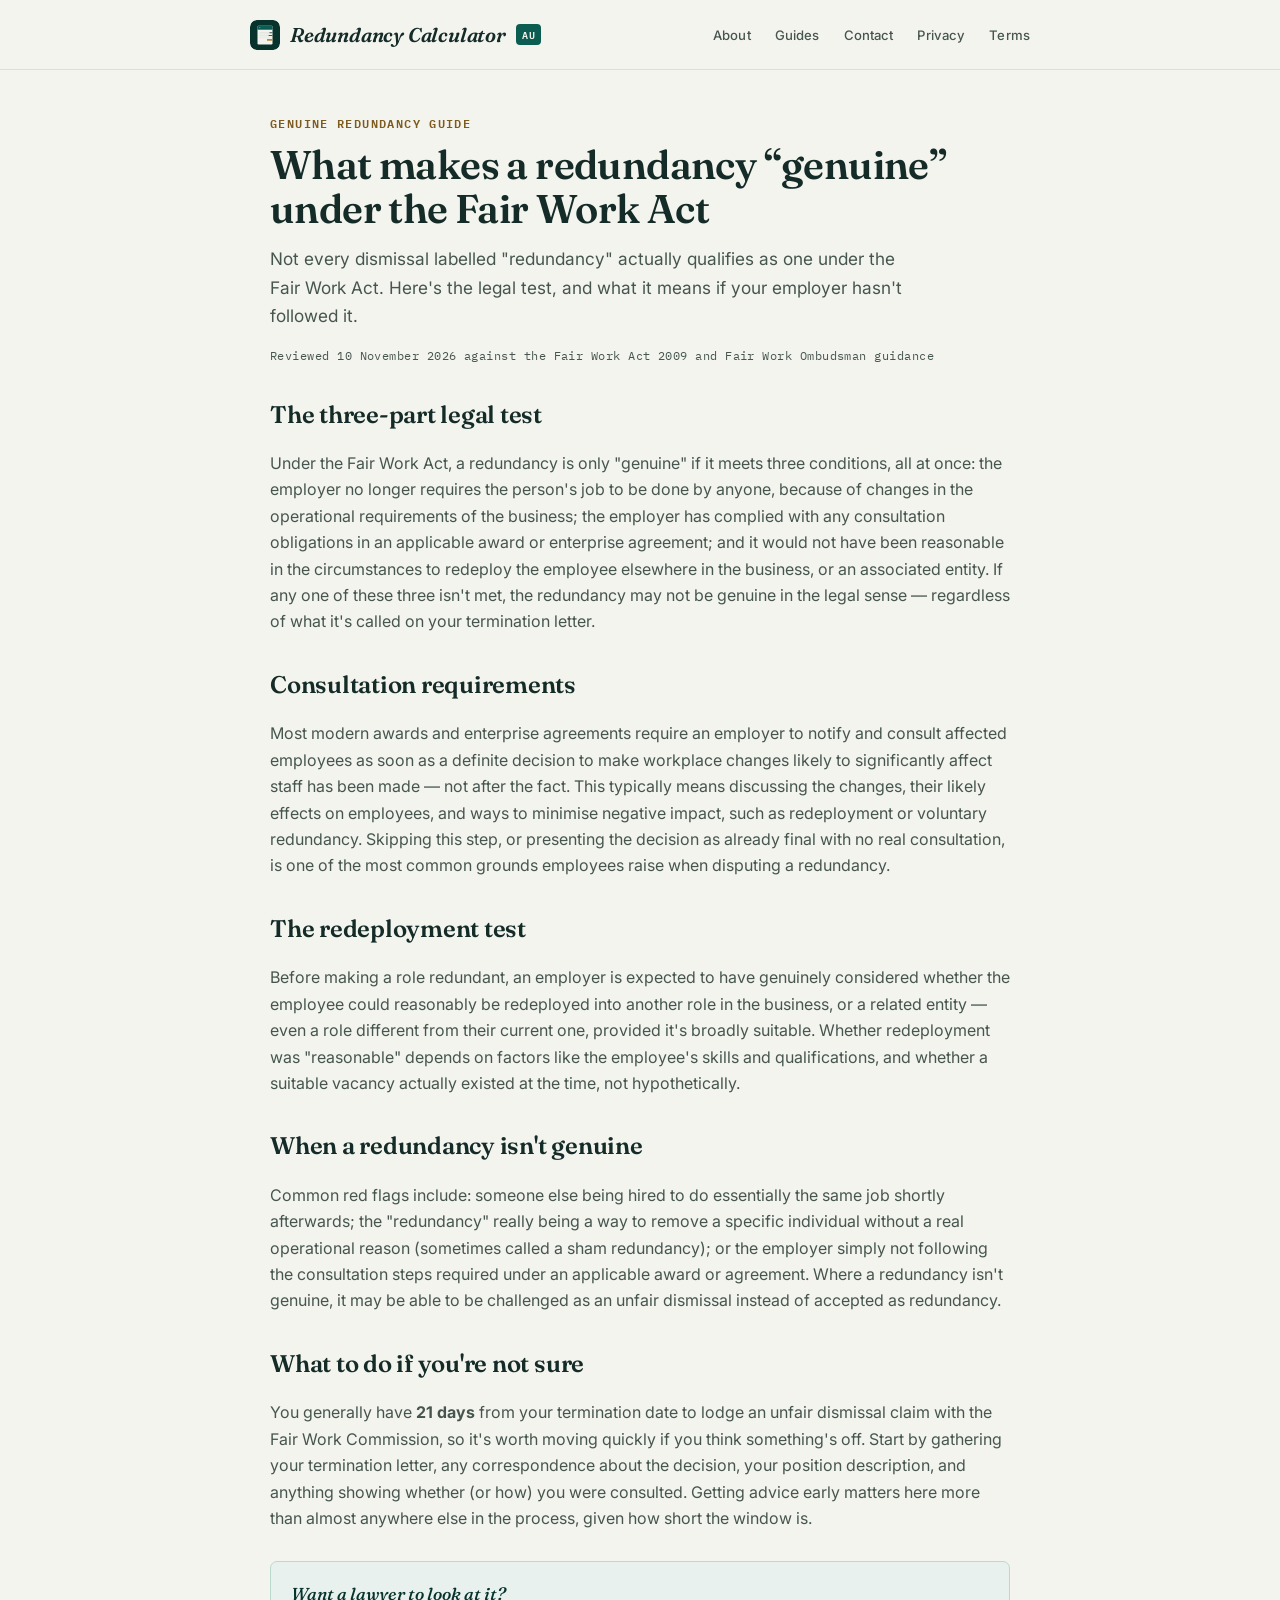
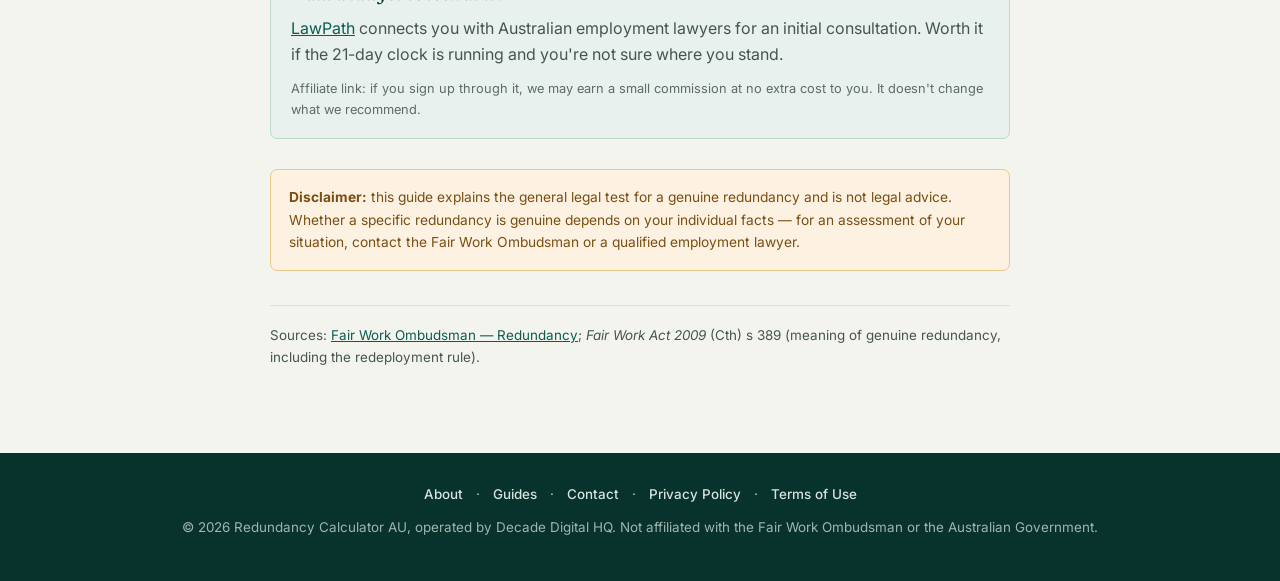
<file: genuine-redundancy-guide.html>
<!DOCTYPE html>
<html lang="en-AU">
<head>
<meta charset="UTF-8">
<meta name="viewport" content="width=device-width, initial-scale=1.0">
<!-- Google Analytics (GA4) -->
<script async src="https://www.googletagmanager.com/gtag/js?id=G-P697HZBQ4J"></script>
<script>window.dataLayer=window.dataLayer||[];function gtag(){dataLayer.push(arguments);}gtag('js',new Date());gtag('config','G-P697HZBQ4J');</script>
<script src="/analytics.js" defer></script>
<title>Is My Redundancy Genuine? The Fair Work Act Test Explained</title>
<meta name="description" content="The three-part legal test for a genuine redundancy under the Fair Work Act — consultation requirements, the redeployment test, and what to do if yours doesn't stack up.">
<link rel="preconnect" href="https://fonts.googleapis.com">
<link rel="preconnect" href="https://fonts.gstatic.com" crossorigin>
<link rel="icon" href="favicon.ico" sizes="any">
<link rel="icon" href="favicon-32x32.png" type="image/png" sizes="32x32">
<link rel="icon" href="favicon-16x16.png" type="image/png" sizes="16x16">
<link rel="apple-touch-icon" href="apple-touch-icon.png">
<link rel="canonical" href="https://ausredundancycalculator.com.au/genuine-redundancy-guide">
<link rel="stylesheet" href="styles.css">
<meta property="og:type" content="article">
<meta property="og:title" content="Is My Redundancy Genuine? The Fair Work Act Test Explained">
<meta property="og:description" content="The three-part legal test for a genuine redundancy under the Fair Work Act — consultation requirements, the redeployment test, and what to do if yours doesn't stack up.">
<meta property="og:url" content="https://ausredundancycalculator.com.au/genuine-redundancy-guide">
<meta property="og:site_name" content="Redundancy Calculator AU">
<meta property="og:image" content="https://ausredundancycalculator.com.au/og-image.png">
<script type="application/ld+json">
{
  "@context": "https://schema.org",
  "@type": "Article",
  "headline": "What makes a redundancy genuine under the Fair Work Act",
  "description": "The legal test for a genuine redundancy under the Fair Work Act: consultation, redeployment, and what to do if yours doesn't stack up.",
  "url": "https://ausredundancycalculator.com.au/genuine-redundancy-guide",
  "mainEntityOfPage": "https://ausredundancycalculator.com.au/genuine-redundancy-guide",
  "image": "https://ausredundancycalculator.com.au/og-image.png",
  "datePublished": "2026-09-28",
  "dateModified": "2026-11-10",
  "inLanguage": "en-AU",
  "author": { "@type": "Organization", "name": "Redundancy Calculator AU", "url": "https://ausredundancycalculator.com.au/about" },
  "publisher": { "@type": "Organization", "name": "Decade Digital HQ" }
}
</script>
<script type="application/ld+json">
{
  "@context": "https://schema.org",
  "@type": "BreadcrumbList",
  "itemListElement": [
    { "@type": "ListItem", "position": 1, "name": "Home", "item": "https://ausredundancycalculator.com.au/" },
    { "@type": "ListItem", "position": 2, "name": "Guides", "item": "https://ausredundancycalculator.com.au/guides" },
    { "@type": "ListItem", "position": 3, "name": "Genuine redundancy", "item": "https://ausredundancycalculator.com.au/genuine-redundancy-guide" }
  ]
}
</script>
</head>
<body class="legal-page">

<header>
  <div class="inner">
    <a href="/" class="logo">
      <svg width="30" height="30" viewBox="0 0 512 512" aria-hidden="true">
        <rect width="512" height="512" rx="112" fill="#07332c"/>
        <rect x="128" y="96" width="256" height="320" rx="20" fill="#f4f4ef"/>
        <rect x="128" y="96" width="256" height="66" rx="20" fill="#0b5d52"/>
        <rect x="128" y="142" width="256" height="20" fill="#0b5d52"/>
        <circle cx="166" cy="129" r="10" fill="#b9873a"/>
        <rect x="168" y="210" width="150" height="16" rx="4" fill="none" stroke="#9aa398" stroke-width="2" stroke-dasharray="1 10" stroke-linecap="round"/>
        <rect x="330" y="210" width="54" height="16" rx="4" fill="#46564f"/>
        <rect x="168" y="256" width="150" height="16" rx="4" fill="none" stroke="#9aa398" stroke-width="2" stroke-dasharray="1 10" stroke-linecap="round"/>
        <rect x="318" y="256" width="66" height="16" rx="4" fill="#46564f"/>
        <line x1="152" y1="304" x2="384" y2="304" stroke="#c3c9ba" stroke-width="4" stroke-dasharray="10 8" stroke-linecap="round"/>
        <rect x="290" y="324" width="94" height="30" rx="6" fill="#b9873a"/>
      </svg>
      Redundancy Calculator <span class="tag">AU</span>
    </a>
    <nav>
      <a href="/about">About</a>
      <a href="/guides">Guides</a>
      <a href="/contact">Contact</a>
      <a href="/privacy">Privacy</a>
      <a href="/terms">Terms</a>
    </nav>
  </div>
</header>

<main>
  <div class="eyebrow">Genuine Redundancy Guide</div>
  <h1>What makes a redundancy “genuine” under the Fair Work Act</h1>

  <p class="subtitle">Not every dismissal labelled "redundancy" actually qualifies as one under the Fair Work Act. Here's the legal test, and what it means if your employer hasn't followed it.</p>
  <p class="reviewed-note">Reviewed 10 November 2026 against the Fair Work Act 2009 and Fair Work Ombudsman guidance</p>

  <h2>The three-part legal test</h2>
  <p>Under the Fair Work Act, a redundancy is only "genuine" if it meets three conditions, all at once: the employer no longer requires the person's job to be done by anyone, because of changes in the operational requirements of the business; the employer has complied with any consultation obligations in an applicable award or enterprise agreement; and it would not have been reasonable in the circumstances to redeploy the employee elsewhere in the business, or an associated entity. If any one of these three isn't met, the redundancy may not be genuine in the legal sense &mdash; regardless of what it's called on your termination letter.</p>

  <h2>Consultation requirements</h2>
  <p>Most modern awards and enterprise agreements require an employer to notify and consult affected employees as soon as a definite decision to make workplace changes likely to significantly affect staff has been made &mdash; not after the fact. This typically means discussing the changes, their likely effects on employees, and ways to minimise negative impact, such as redeployment or voluntary redundancy. Skipping this step, or presenting the decision as already final with no real consultation, is one of the most common grounds employees raise when disputing a redundancy.</p>

  <h2>The redeployment test</h2>
  <p>Before making a role redundant, an employer is expected to have genuinely considered whether the employee could reasonably be redeployed into another role in the business, or a related entity &mdash; even a role different from their current one, provided it's broadly suitable. Whether redeployment was "reasonable" depends on factors like the employee's skills and qualifications, and whether a suitable vacancy actually existed at the time, not hypothetically.</p>

  <h2>When a redundancy isn't genuine</h2>
  <p>Common red flags include: someone else being hired to do essentially the same job shortly afterwards; the "redundancy" really being a way to remove a specific individual without a real operational reason (sometimes called a sham redundancy); or the employer simply not following the consultation steps required under an applicable award or agreement. Where a redundancy isn't genuine, it may be able to be challenged as an unfair dismissal instead of accepted as redundancy.</p>

  <h2>What to do if you're not sure</h2>
  <p>You generally have <strong>21 days</strong> from your termination date to lodge an unfair dismissal claim with the Fair Work Commission, so it's worth moving quickly if you think something's off. Start by gathering your termination letter, any correspondence about the decision, your position description, and anything showing whether (or how) you were consulted. Getting advice early matters here more than almost anywhere else in the process, given how short the window is.</p>

  <div class="partner-box">
    <h3>Want a lawyer to look at it?</h3>
    <p><a href="https://partner.lawpath.com.au/cj4pirab7okd" target="_blank" rel="sponsored nofollow noopener">LawPath</a> connects you with Australian employment lawyers for an initial consultation. Worth it if the 21-day clock is running and you're not sure where you stand.</p>
    <p class="disclosure">Affiliate link: if you sign up through it, we may earn a small commission at no extra cost to you. It doesn't change what we recommend.</p>
  </div>

  <div class="disclaimer">
    <strong>Disclaimer:</strong> this guide explains the general legal test for a genuine redundancy and is not legal advice. Whether a specific redundancy is genuine depends on your individual facts &mdash; for an assessment of your situation, contact the Fair Work Ombudsman or a qualified employment lawyer.
  </div>

  <p class="source-note">Sources: <a href="https://www.fairwork.gov.au/ending-employment/redundancy" target="_blank" rel="noopener noreferrer">Fair Work Ombudsman &mdash; Redundancy</a>; <em>Fair Work Act 2009</em> (Cth) s 389 (meaning of genuine redundancy, including the redeployment rule).</p>

</main>

<footer>
  <div>
    <a href="/about">About</a> ·
    <a href="/guides">Guides</a> ·
    <a href="/contact">Contact</a> ·
    <a href="/privacy">Privacy Policy</a> ·
    <a href="/terms">Terms of Use</a>
  </div>
  <p style="margin-top:10px;">© <span id="year"></span> Redundancy Calculator AU, operated by Decade Digital HQ. Not affiliated with the Fair Work Ombudsman or the Australian Government.</p>
</footer>
<script>document.getElementById('year').textContent = new Date().getFullYear();</script>
</body>
</html>
</file>
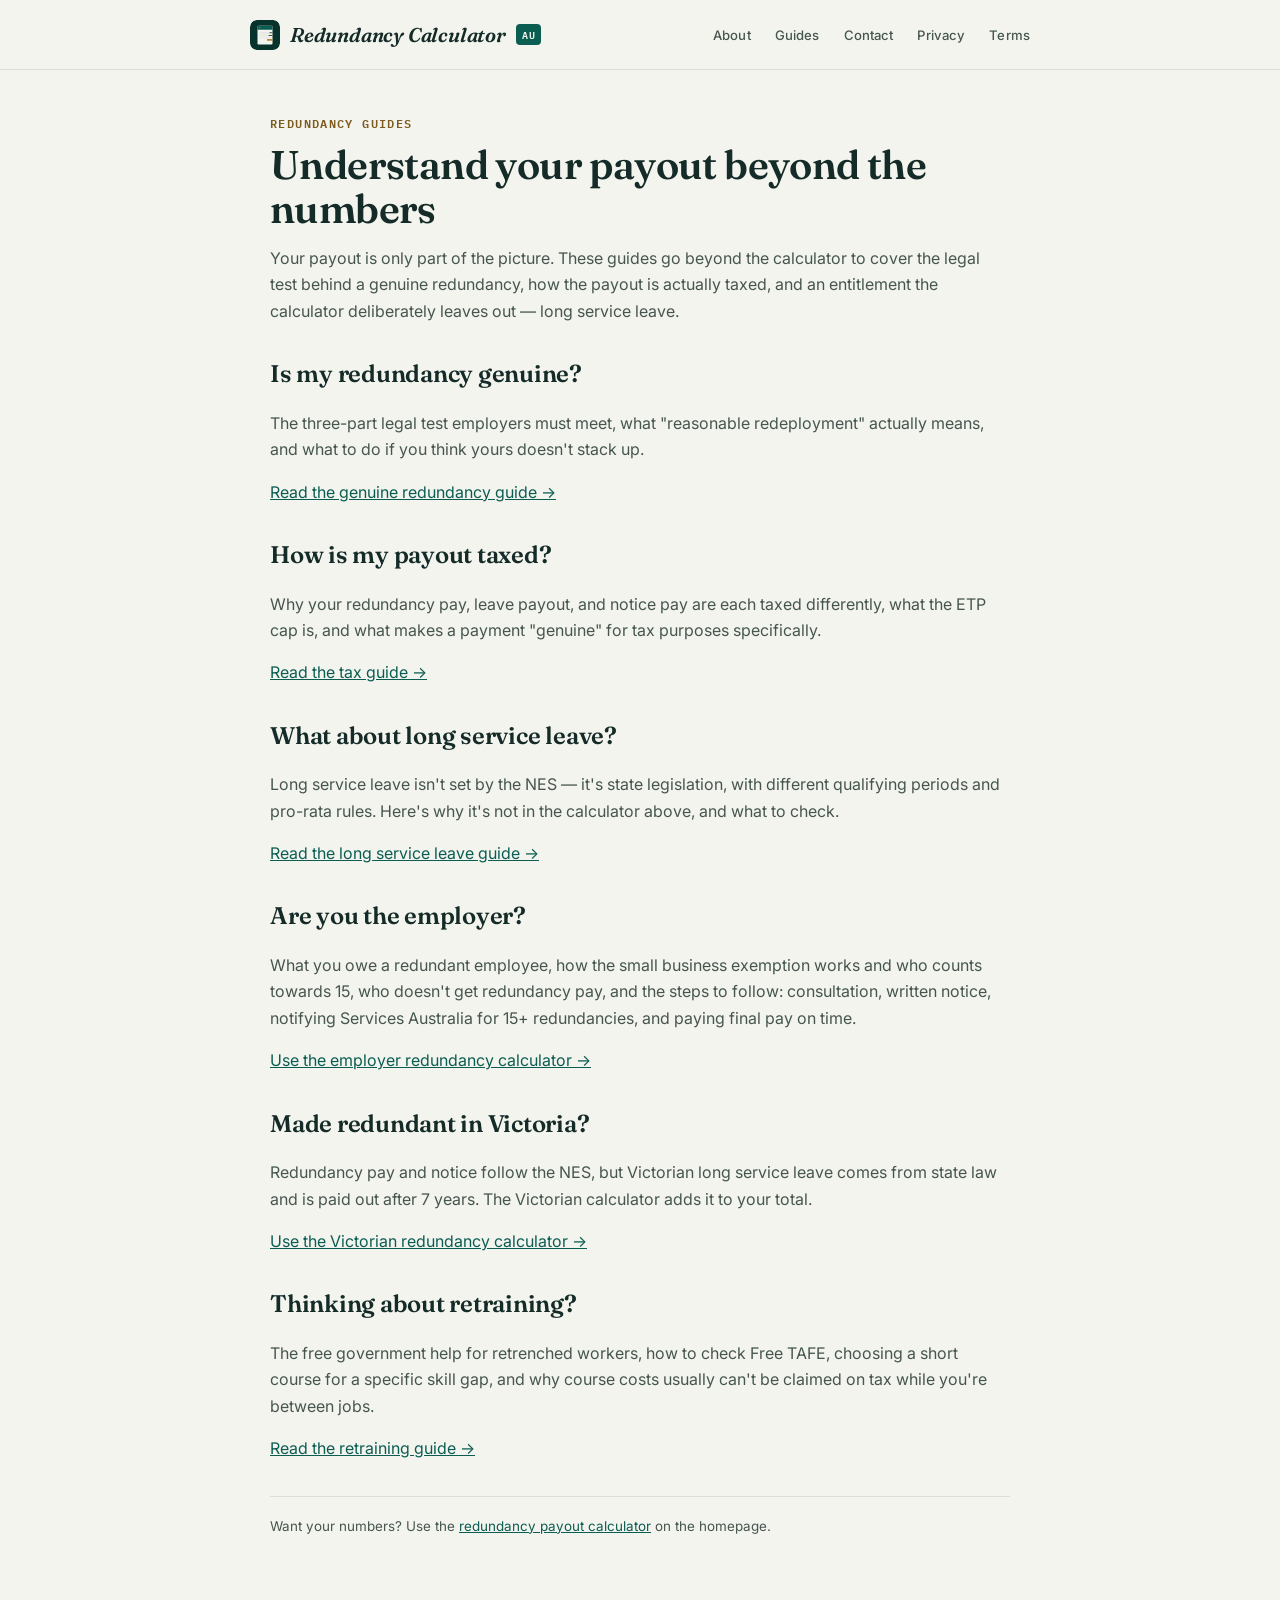
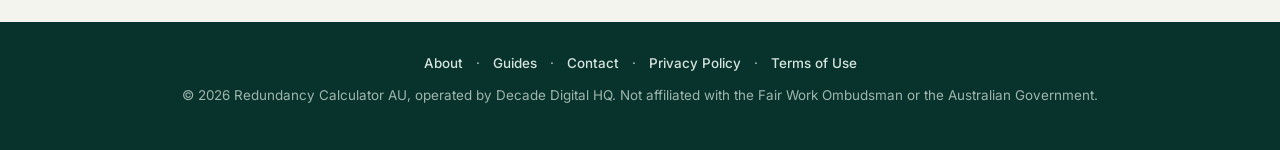
<file: guides.html>
<!DOCTYPE html>
<html lang="en-AU">
<head>
<meta charset="UTF-8">
<meta name="viewport" content="width=device-width, initial-scale=1.0">
<!-- Google Analytics (GA4) -->
<script async src="https://www.googletagmanager.com/gtag/js?id=G-P697HZBQ4J"></script>
<script>window.dataLayer=window.dataLayer||[];function gtag(){dataLayer.push(arguments);}gtag('js',new Date());gtag('config','G-P697HZBQ4J');</script>
<script src="/analytics.js" defer></script>
<title>Redundancy Guides — Genuine Redundancy, Tax &amp; Long Service Leave</title>
<meta name="description" content="Guides on what makes a redundancy genuine under the Fair Work Act, how redundancy pay is taxed, and how long service leave differs by state.">
<link rel="preconnect" href="https://fonts.googleapis.com">
<link rel="preconnect" href="https://fonts.gstatic.com" crossorigin>
<link rel="icon" href="favicon.ico" sizes="any">
<link rel="icon" href="favicon-32x32.png" type="image/png" sizes="32x32">
<link rel="icon" href="favicon-16x16.png" type="image/png" sizes="16x16">
<link rel="apple-touch-icon" href="apple-touch-icon.png">
<link rel="canonical" href="https://ausredundancycalculator.com.au/guides">
<link rel="stylesheet" href="styles.css">
<meta property="og:type" content="article">
<meta property="og:title" content="Redundancy Guides — Genuine Redundancy, Tax &amp; Long Service Leave | Redundancy Calculator AU">
<meta property="og:description" content="Guides on what makes a redundancy genuine under the Fair Work Act, how redundancy pay is taxed, and how long service leave differs by state.">
<meta property="og:url" content="https://ausredundancycalculator.com.au/guides">
<meta property="og:site_name" content="Redundancy Calculator AU">
<meta property="og:image" content="https://ausredundancycalculator.com.au/og-image.png">
</head>
<body class="legal-page">

<header>
  <div class="inner">
    <a href="/" class="logo">
      <svg width="30" height="30" viewBox="0 0 512 512" aria-hidden="true">
        <rect width="512" height="512" rx="112" fill="#07332c"/>
        <rect x="128" y="96" width="256" height="320" rx="20" fill="#f4f4ef"/>
        <rect x="128" y="96" width="256" height="66" rx="20" fill="#0b5d52"/>
        <rect x="128" y="142" width="256" height="20" fill="#0b5d52"/>
        <circle cx="166" cy="129" r="10" fill="#b9873a"/>
        <rect x="168" y="210" width="150" height="16" rx="4" fill="none" stroke="#9aa398" stroke-width="2" stroke-dasharray="1 10" stroke-linecap="round"/>
        <rect x="330" y="210" width="54" height="16" rx="4" fill="#46564f"/>
        <rect x="168" y="256" width="150" height="16" rx="4" fill="none" stroke="#9aa398" stroke-width="2" stroke-dasharray="1 10" stroke-linecap="round"/>
        <rect x="318" y="256" width="66" height="16" rx="4" fill="#46564f"/>
        <line x1="152" y1="304" x2="384" y2="304" stroke="#c3c9ba" stroke-width="4" stroke-dasharray="10 8" stroke-linecap="round"/>
        <rect x="290" y="324" width="94" height="30" rx="6" fill="#b9873a"/>
      </svg>
      Redundancy Calculator <span class="tag">AU</span>
    </a>
    <nav>
      <a href="/about">About</a>
      <a href="/guides">Guides</a>
      <a href="/contact">Contact</a>
      <a href="/privacy">Privacy</a>
      <a href="/terms">Terms</a>
    </nav>
  </div>
</header>

<main>
  <div class="eyebrow">Redundancy Guides</div>
  <h1>Understand your payout beyond the numbers</h1>

  <p>Your payout is only part of the picture. These guides go beyond the calculator to cover the legal test behind a genuine redundancy, how the payout is actually taxed, and an entitlement the calculator deliberately leaves out &mdash; long service leave.</p>

  <h2>Is my redundancy genuine?</h2>
  <p>The three-part legal test employers must meet, what "reasonable redeployment" actually means, and what to do if you think yours doesn't stack up.</p>
  <p><a href="/genuine-redundancy-guide">Read the genuine redundancy guide &rarr;</a></p>

  <h2>How is my payout taxed?</h2>
  <p>Why your redundancy pay, leave payout, and notice pay are each taxed differently, what the ETP cap is, and what makes a payment "genuine" for tax purposes specifically.</p>
  <p><a href="/redundancy-payout-tax-guide">Read the tax guide &rarr;</a></p>

  <h2>What about long service leave?</h2>
  <p>Long service leave isn't set by the NES &mdash; it's state legislation, with different qualifying periods and pro-rata rules. Here's why it's not in the calculator above, and what to check.</p>
  <p><a href="/long-service-leave-after-redundancy">Read the long service leave guide &rarr;</a></p>

  <h2>Are you the employer?</h2>
  <p>What you owe a redundant employee, how the small business exemption works and who counts towards 15, who doesn't get redundancy pay, and the steps to follow: consultation, written notice, notifying Services Australia for 15+ redundancies, and paying final pay on time.</p>
  <p><a href="/redundancy-pay-calculator-employer">Use the employer redundancy calculator &rarr;</a></p>

  <h2>Made redundant in Victoria?</h2>
  <p>Redundancy pay and notice follow the NES, but Victorian long service leave comes from state law and is paid out after 7 years. The Victorian calculator adds it to your total.</p>
  <p><a href="/redundancy-calculator-victoria">Use the Victorian redundancy calculator &rarr;</a></p>

  <h2>Thinking about retraining?</h2>
  <p>The free government help for retrenched workers, how to check Free TAFE, choosing a short course for a specific skill gap, and why course costs usually can't be claimed on tax while you're between jobs.</p>
  <p><a href="/retraining-after-redundancy">Read the retraining guide &rarr;</a></p>

  <p class="source-note">Want your numbers? Use the <a href="/">redundancy payout calculator</a> on the homepage.</p>

</main>

<footer>
  <div>
    <a href="/about">About</a> ·
    <a href="/guides">Guides</a> ·
    <a href="/contact">Contact</a> ·
    <a href="/privacy">Privacy Policy</a> ·
    <a href="/terms">Terms of Use</a>
  </div>
  <p style="margin-top:10px;">© <span id="year"></span> Redundancy Calculator AU, operated by Decade Digital HQ. Not affiliated with the Fair Work Ombudsman or the Australian Government.</p>
</footer>
<script>document.getElementById('year').textContent = new Date().getFullYear();</script>
</body>
</html>
</file>
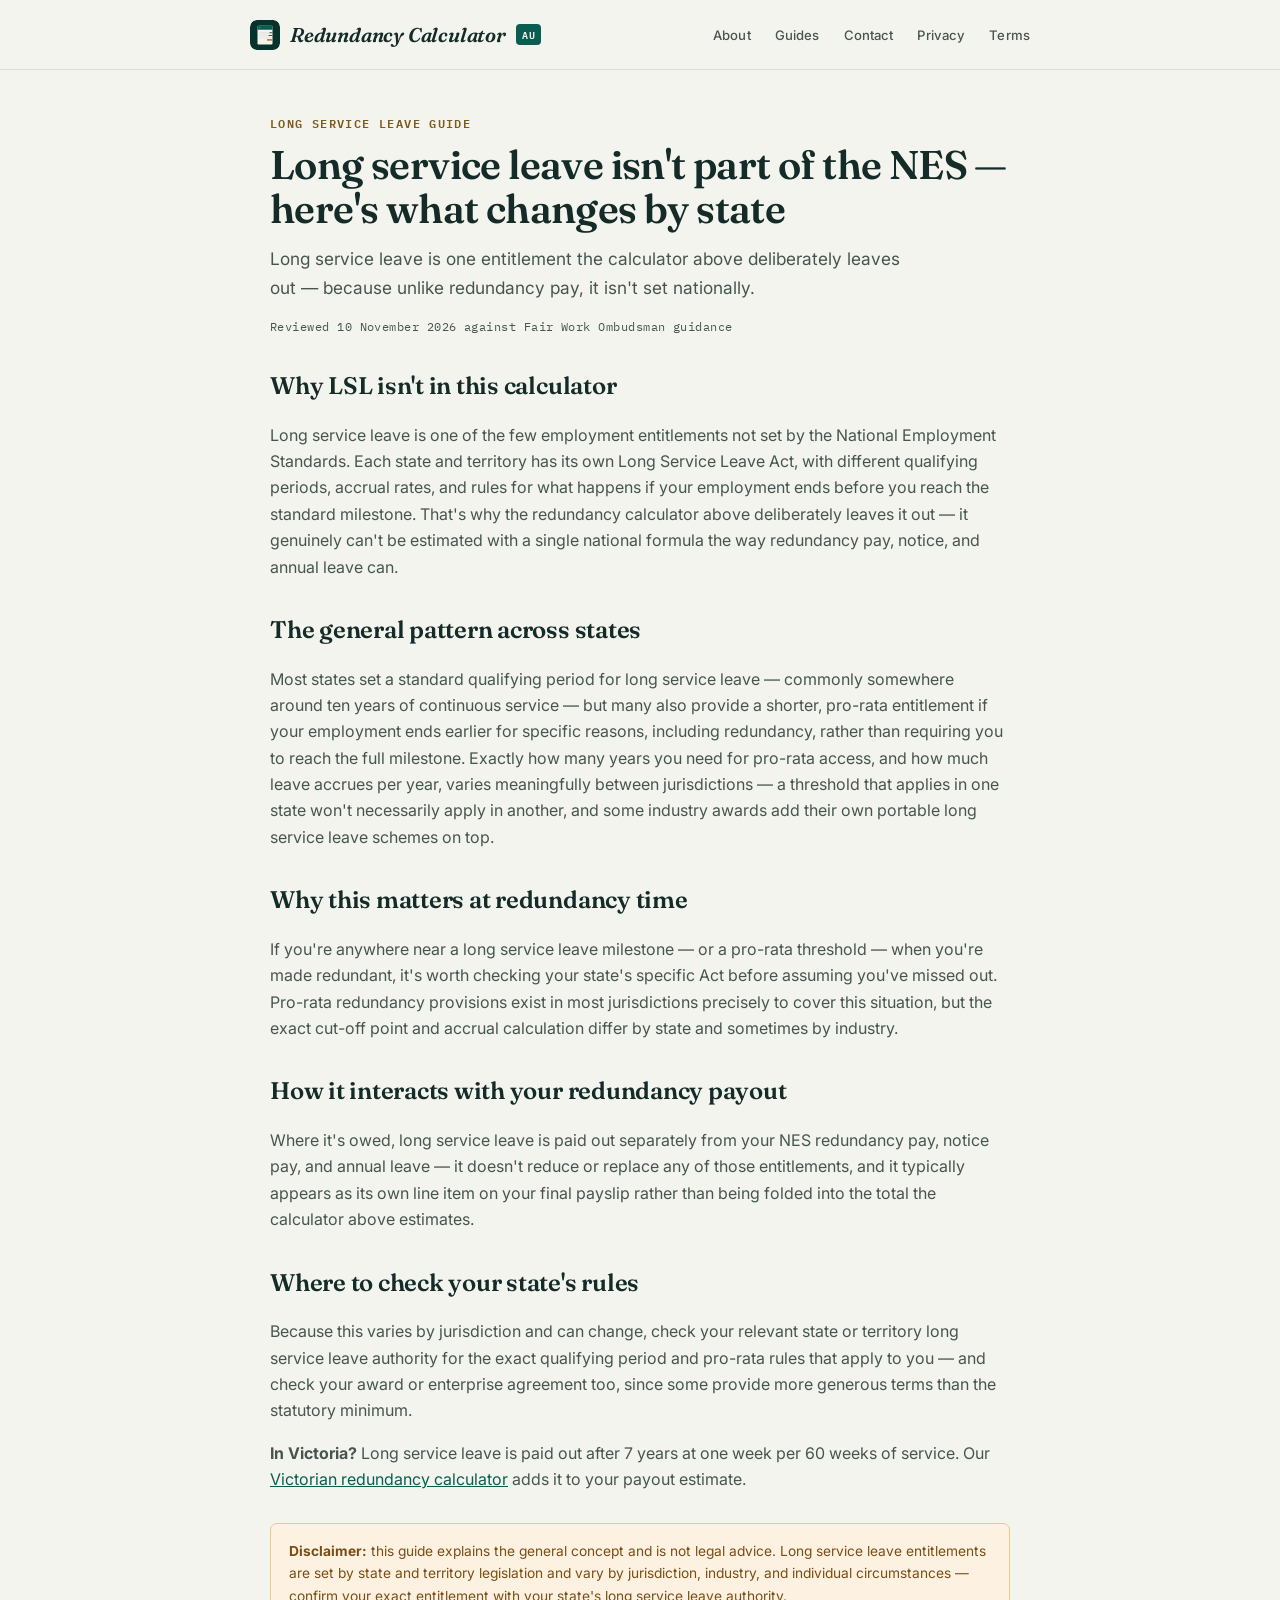
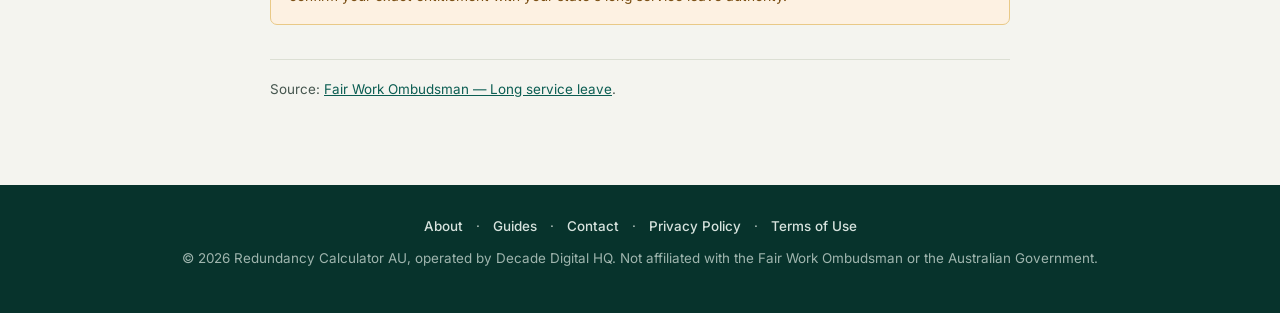
<file: long-service-leave-after-redundancy.html>
<!DOCTYPE html>
<html lang="en-AU">
<head>
<meta charset="UTF-8">
<meta name="viewport" content="width=device-width, initial-scale=1.0">
<!-- Google Analytics (GA4) -->
<script async src="https://www.googletagmanager.com/gtag/js?id=G-P697HZBQ4J"></script>
<script>window.dataLayer=window.dataLayer||[];function gtag(){dataLayer.push(arguments);}gtag('js',new Date());gtag('config','G-P697HZBQ4J');</script>
<script src="/analytics.js" defer></script>
<title>Long Service Leave After Redundancy: How It Differs by State</title>
<meta name="description" content="Long service leave isn't set by the NES — each state has its own Act, qualifying period, and pro-rata rules. Here's what to check if you're made redundant.">
<link rel="preconnect" href="https://fonts.googleapis.com">
<link rel="preconnect" href="https://fonts.gstatic.com" crossorigin>
<link rel="icon" href="favicon.ico" sizes="any">
<link rel="icon" href="favicon-32x32.png" type="image/png" sizes="32x32">
<link rel="icon" href="favicon-16x16.png" type="image/png" sizes="16x16">
<link rel="apple-touch-icon" href="apple-touch-icon.png">
<link rel="canonical" href="https://ausredundancycalculator.com.au/long-service-leave-after-redundancy">
<link rel="stylesheet" href="styles.css">
<meta property="og:type" content="article">
<meta property="og:title" content="Long Service Leave After Redundancy: How It Differs by State">
<meta property="og:description" content="Long service leave isn't set by the NES — each state has its own Act, qualifying period, and pro-rata rules. Here's what to check if you're made redundant.">
<meta property="og:url" content="https://ausredundancycalculator.com.au/long-service-leave-after-redundancy">
<meta property="og:site_name" content="Redundancy Calculator AU">
<meta property="og:image" content="https://ausredundancycalculator.com.au/og-image.png">
<script type="application/ld+json">
{
  "@context": "https://schema.org",
  "@type": "Article",
  "headline": "Long service leave isn't part of the NES: here's what changes by state",
  "description": "Long service leave isn't set by the NES. Each state has its own Act, qualifying period and pro-rata rules. What to check if you're made redundant.",
  "url": "https://ausredundancycalculator.com.au/long-service-leave-after-redundancy",
  "mainEntityOfPage": "https://ausredundancycalculator.com.au/long-service-leave-after-redundancy",
  "image": "https://ausredundancycalculator.com.au/og-image.png",
  "datePublished": "2026-09-28",
  "dateModified": "2026-11-10",
  "inLanguage": "en-AU",
  "author": { "@type": "Organization", "name": "Redundancy Calculator AU", "url": "https://ausredundancycalculator.com.au/about" },
  "publisher": { "@type": "Organization", "name": "Decade Digital HQ" }
}
</script>
<script type="application/ld+json">
{
  "@context": "https://schema.org",
  "@type": "BreadcrumbList",
  "itemListElement": [
    { "@type": "ListItem", "position": 1, "name": "Home", "item": "https://ausredundancycalculator.com.au/" },
    { "@type": "ListItem", "position": 2, "name": "Guides", "item": "https://ausredundancycalculator.com.au/guides" },
    { "@type": "ListItem", "position": 3, "name": "Long service leave", "item": "https://ausredundancycalculator.com.au/long-service-leave-after-redundancy" }
  ]
}
</script>
</head>
<body class="legal-page">

<header>
  <div class="inner">
    <a href="/" class="logo">
      <svg width="30" height="30" viewBox="0 0 512 512" aria-hidden="true">
        <rect width="512" height="512" rx="112" fill="#07332c"/>
        <rect x="128" y="96" width="256" height="320" rx="20" fill="#f4f4ef"/>
        <rect x="128" y="96" width="256" height="66" rx="20" fill="#0b5d52"/>
        <rect x="128" y="142" width="256" height="20" fill="#0b5d52"/>
        <circle cx="166" cy="129" r="10" fill="#b9873a"/>
        <rect x="168" y="210" width="150" height="16" rx="4" fill="none" stroke="#9aa398" stroke-width="2" stroke-dasharray="1 10" stroke-linecap="round"/>
        <rect x="330" y="210" width="54" height="16" rx="4" fill="#46564f"/>
        <rect x="168" y="256" width="150" height="16" rx="4" fill="none" stroke="#9aa398" stroke-width="2" stroke-dasharray="1 10" stroke-linecap="round"/>
        <rect x="318" y="256" width="66" height="16" rx="4" fill="#46564f"/>
        <line x1="152" y1="304" x2="384" y2="304" stroke="#c3c9ba" stroke-width="4" stroke-dasharray="10 8" stroke-linecap="round"/>
        <rect x="290" y="324" width="94" height="30" rx="6" fill="#b9873a"/>
      </svg>
      Redundancy Calculator <span class="tag">AU</span>
    </a>
    <nav>
      <a href="/about">About</a>
      <a href="/guides">Guides</a>
      <a href="/contact">Contact</a>
      <a href="/privacy">Privacy</a>
      <a href="/terms">Terms</a>
    </nav>
  </div>
</header>

<main>
  <div class="eyebrow">Long Service Leave Guide</div>
  <h1>Long service leave isn't part of the NES — here's what changes by state</h1>

  <p class="subtitle">Long service leave is one entitlement the calculator above deliberately leaves out &mdash; because unlike redundancy pay, it isn't set nationally.</p>
  <p class="reviewed-note">Reviewed 10 November 2026 against Fair Work Ombudsman guidance</p>

  <h2>Why LSL isn't in this calculator</h2>
  <p>Long service leave is one of the few employment entitlements not set by the National Employment Standards. Each state and territory has its own Long Service Leave Act, with different qualifying periods, accrual rates, and rules for what happens if your employment ends before you reach the standard milestone. That's why the redundancy calculator above deliberately leaves it out &mdash; it genuinely can't be estimated with a single national formula the way redundancy pay, notice, and annual leave can.</p>

  <h2>The general pattern across states</h2>
  <p>Most states set a standard qualifying period for long service leave &mdash; commonly somewhere around ten years of continuous service &mdash; but many also provide a shorter, pro-rata entitlement if your employment ends earlier for specific reasons, including redundancy, rather than requiring you to reach the full milestone. Exactly how many years you need for pro-rata access, and how much leave accrues per year, varies meaningfully between jurisdictions &mdash; a threshold that applies in one state won't necessarily apply in another, and some industry awards add their own portable long service leave schemes on top.</p>

  <h2>Why this matters at redundancy time</h2>
  <p>If you're anywhere near a long service leave milestone &mdash; or a pro-rata threshold &mdash; when you're made redundant, it's worth checking your state's specific Act before assuming you've missed out. Pro-rata redundancy provisions exist in most jurisdictions precisely to cover this situation, but the exact cut-off point and accrual calculation differ by state and sometimes by industry.</p>

  <h2>How it interacts with your redundancy payout</h2>
  <p>Where it's owed, long service leave is paid out separately from your NES redundancy pay, notice pay, and annual leave &mdash; it doesn't reduce or replace any of those entitlements, and it typically appears as its own line item on your final payslip rather than being folded into the total the calculator above estimates.</p>

  <h2>Where to check your state's rules</h2>
  <p>Because this varies by jurisdiction and can change, check your relevant state or territory long service leave authority for the exact qualifying period and pro-rata rules that apply to you &mdash; and check your award or enterprise agreement too, since some provide more generous terms than the statutory minimum.</p>
  <p><strong>In Victoria?</strong> Long service leave is paid out after 7 years at one week per 60 weeks of service. Our <a href="/redundancy-calculator-victoria">Victorian redundancy calculator</a> adds it to your payout estimate.</p>

  <div class="disclaimer">
    <strong>Disclaimer:</strong> this guide explains the general concept and is not legal advice. Long service leave entitlements are set by state and territory legislation and vary by jurisdiction, industry, and individual circumstances &mdash; confirm your exact entitlement with your state's long service leave authority.
  </div>

  <p class="source-note">Source: <a href="https://www.fairwork.gov.au/leave/long-service-leave" target="_blank" rel="noopener noreferrer">Fair Work Ombudsman &mdash; Long service leave</a>.</p>

</main>

<footer>
  <div>
    <a href="/about">About</a> ·
    <a href="/guides">Guides</a> ·
    <a href="/contact">Contact</a> ·
    <a href="/privacy">Privacy Policy</a> ·
    <a href="/terms">Terms of Use</a>
  </div>
  <p style="margin-top:10px;">© <span id="year"></span> Redundancy Calculator AU, operated by Decade Digital HQ. Not affiliated with the Fair Work Ombudsman or the Australian Government.</p>
</footer>
<script>document.getElementById('year').textContent = new Date().getFullYear();</script>
</body>
</html>
</file>
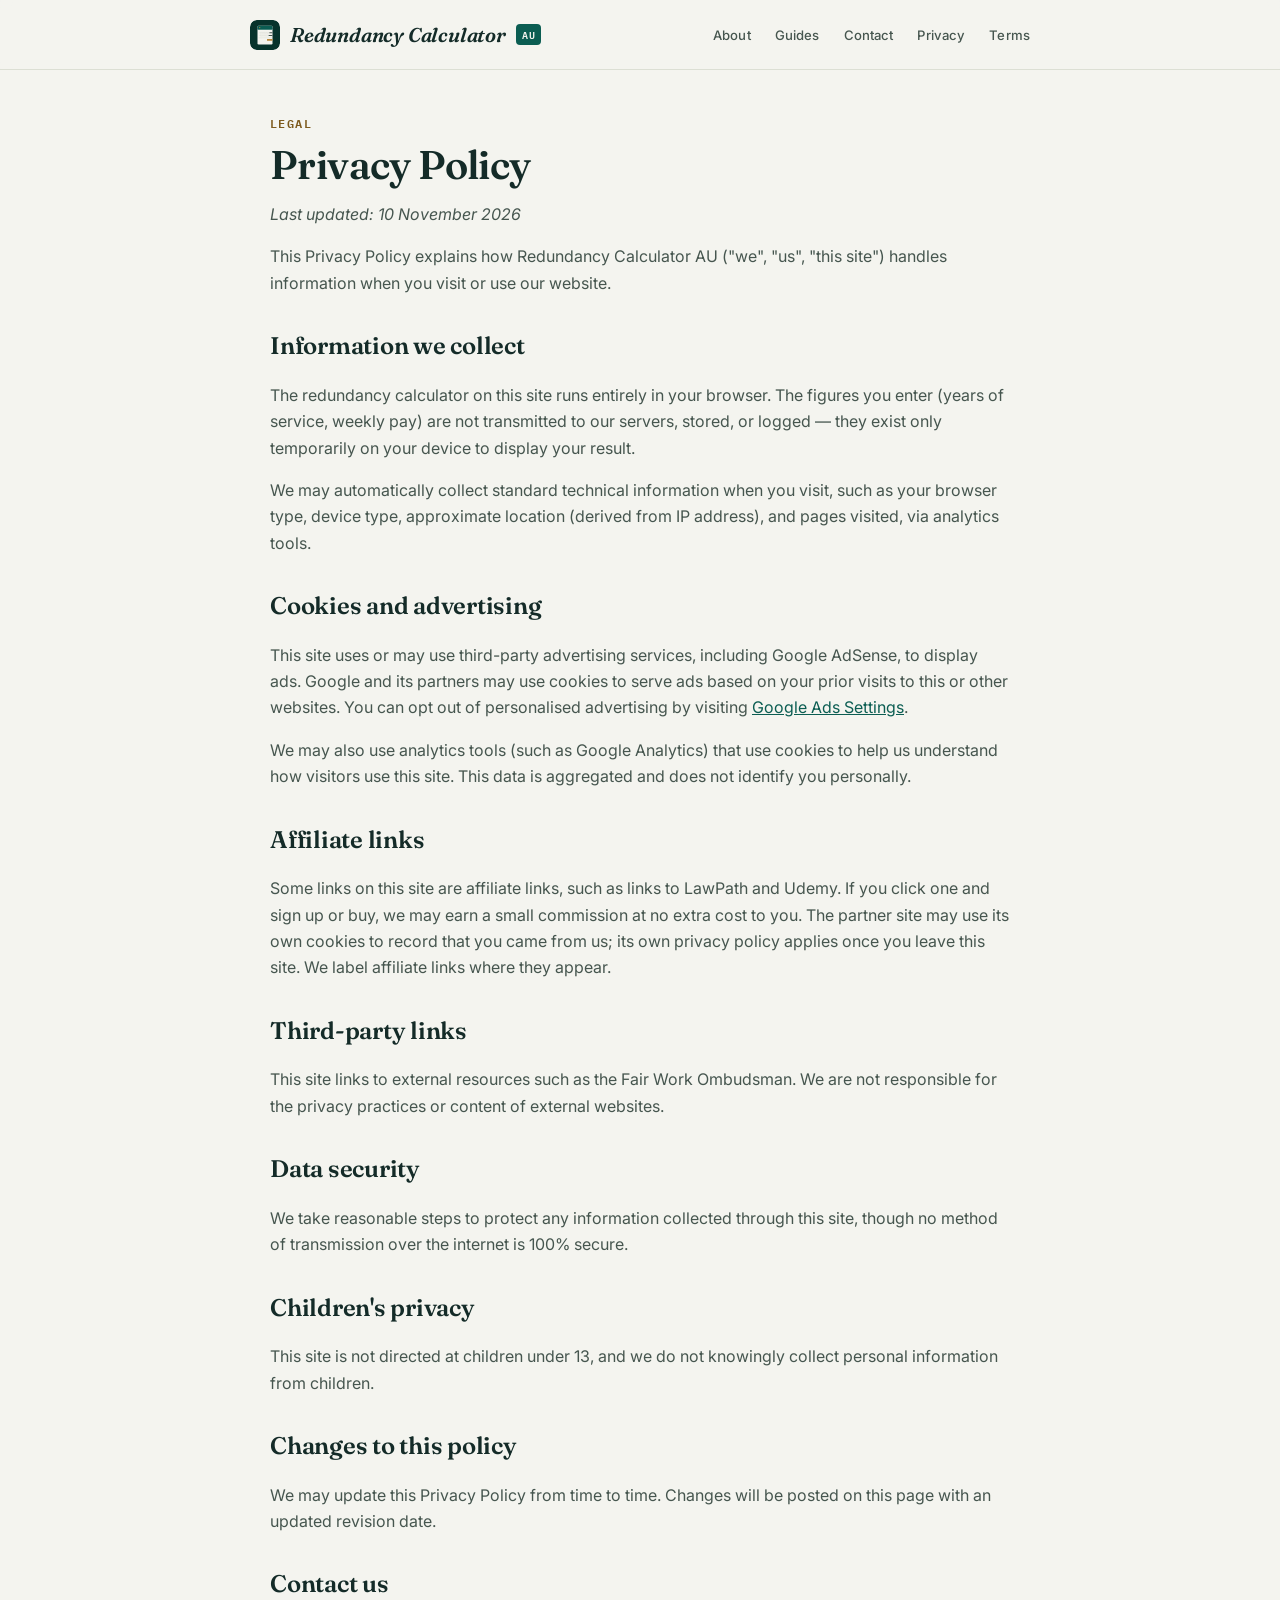
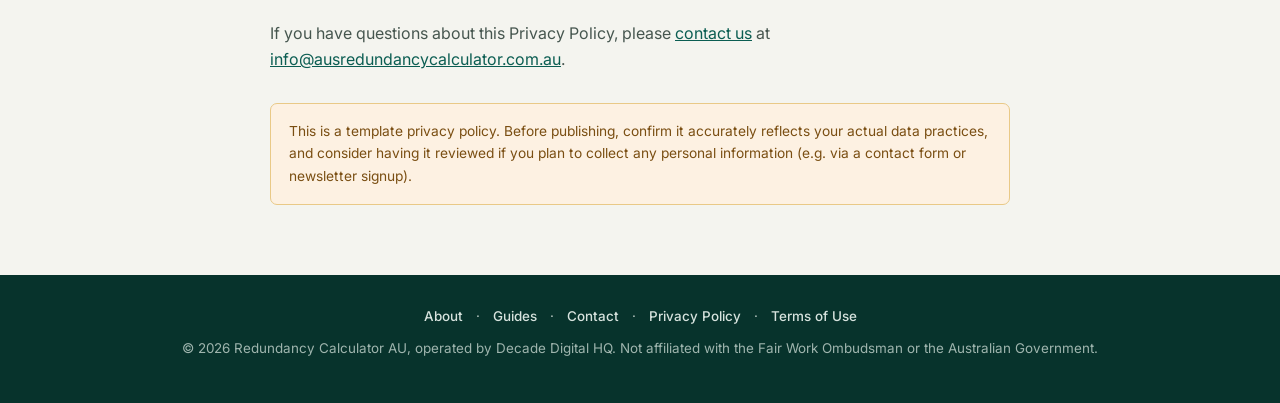
<file: privacy.html>
<!DOCTYPE html>
<html lang="en-AU">
<head>
<meta charset="UTF-8">
<meta name="viewport" content="width=device-width, initial-scale=1.0">
<!-- Google Analytics (GA4) -->
<script async src="https://www.googletagmanager.com/gtag/js?id=G-P697HZBQ4J"></script>
<script>window.dataLayer=window.dataLayer||[];function gtag(){dataLayer.push(arguments);}gtag('js',new Date());gtag('config','G-P697HZBQ4J');</script>
<script src="/analytics.js" defer></script>
<title>Privacy Policy — Redundancy Calculator AU</title>
<meta name="description" content="How Redundancy Calculator AU handles your data: the calculator runs in your browser, plus our approach to cookies, ads and affiliate links.">
<link rel="preconnect" href="https://fonts.googleapis.com">
<link rel="preconnect" href="https://fonts.gstatic.com" crossorigin>
<link rel="icon" href="favicon.ico" sizes="any">
<link rel="icon" href="favicon-32x32.png" type="image/png" sizes="32x32">
<link rel="icon" href="favicon-16x16.png" type="image/png" sizes="16x16">
<link rel="apple-touch-icon" href="apple-touch-icon.png">
<link rel="canonical" href="https://ausredundancycalculator.com.au/privacy">
<meta property="og:type" content="website">
<meta property="og:title" content="Privacy Policy — Redundancy Calculator AU">
<meta property="og:description" content="How Redundancy Calculator AU handles your data: the calculator runs in your browser, plus our approach to cookies, ads and affiliate links.">
<meta property="og:url" content="https://ausredundancycalculator.com.au/privacy">
<meta property="og:site_name" content="Redundancy Calculator AU">
<meta property="og:image" content="https://ausredundancycalculator.com.au/og-image.png">
<link rel="stylesheet" href="styles.css">
</head>
<body class="legal-page">

<header>
  <div class="inner">
    <a href="/" class="logo">
      <svg width="30" height="30" viewBox="0 0 512 512" aria-hidden="true">
        <rect width="512" height="512" rx="112" fill="#07332c"/>
        <rect x="128" y="96" width="256" height="320" rx="20" fill="#f4f4ef"/>
        <rect x="128" y="96" width="256" height="66" rx="20" fill="#0b5d52"/>
        <rect x="128" y="142" width="256" height="20" fill="#0b5d52"/>
        <circle cx="166" cy="129" r="10" fill="#b9873a"/>
        <rect x="168" y="210" width="150" height="16" rx="4" fill="none" stroke="#9aa398" stroke-width="2" stroke-dasharray="1 10" stroke-linecap="round"/>
        <rect x="330" y="210" width="54" height="16" rx="4" fill="#46564f"/>
        <rect x="168" y="256" width="150" height="16" rx="4" fill="none" stroke="#9aa398" stroke-width="2" stroke-dasharray="1 10" stroke-linecap="round"/>
        <rect x="318" y="256" width="66" height="16" rx="4" fill="#46564f"/>
        <line x1="152" y1="304" x2="384" y2="304" stroke="#c3c9ba" stroke-width="4" stroke-dasharray="10 8" stroke-linecap="round"/>
        <rect x="290" y="324" width="94" height="30" rx="6" fill="#b9873a"/>
      </svg>
      Redundancy Calculator <span class="tag">AU</span>
    </a>
    <nav>
      <a href="/about">About</a>
      <a href="/guides">Guides</a>
      <a href="/contact">Contact</a>
      <a href="/privacy">Privacy</a>
      <a href="/terms">Terms</a>
    </nav>
  </div>
</header>

<main>
  <div class="eyebrow">Legal</div>
  <h1>Privacy Policy</h1>
  <p><em>Last updated: 10 November 2026</em></p>

  <p>This Privacy Policy explains how Redundancy Calculator AU ("we", "us", "this site") handles information when you visit or use our website.</p>

  <h2>Information we collect</h2>
  <p>The redundancy calculator on this site runs entirely in your browser. The figures you enter (years of service, weekly pay) are not transmitted to our servers, stored, or logged — they exist only temporarily on your device to display your result.</p>
  <p>We may automatically collect standard technical information when you visit, such as your browser type, device type, approximate location (derived from IP address), and pages visited, via analytics tools.</p>

  <h2>Cookies and advertising</h2>
  <p>This site uses or may use third-party advertising services, including Google AdSense, to display ads. Google and its partners may use cookies to serve ads based on your prior visits to this or other websites. You can opt out of personalised advertising by visiting <a href="https://adssettings.google.com" target="_blank" rel="noopener noreferrer">Google Ads Settings</a>.</p>
  <p>We may also use analytics tools (such as Google Analytics) that use cookies to help us understand how visitors use this site. This data is aggregated and does not identify you personally.</p>

  <h2>Affiliate links</h2>
  <p>Some links on this site are affiliate links, such as links to LawPath and Udemy. If you click one and sign up or buy, we may earn a small commission at no extra cost to you. The partner site may use its own cookies to record that you came from us; its own privacy policy applies once you leave this site. We label affiliate links where they appear.</p>

  <h2>Third-party links</h2>
  <p>This site links to external resources such as the Fair Work Ombudsman. We are not responsible for the privacy practices or content of external websites.</p>

  <h2>Data security</h2>
  <p>We take reasonable steps to protect any information collected through this site, though no method of transmission over the internet is 100% secure.</p>

  <h2>Children's privacy</h2>
  <p>This site is not directed at children under 13, and we do not knowingly collect personal information from children.</p>

  <h2>Changes to this policy</h2>
  <p>We may update this Privacy Policy from time to time. Changes will be posted on this page with an updated revision date.</p>

  <h2>Contact us</h2>
  <p>If you have questions about this Privacy Policy, please <a href="/contact">contact us</a> at <a href="mailto:info@ausredundancycalculator.com.au">info@ausredundancycalculator.com.au</a>.</p>

  <div class="disclaimer">
    This is a template privacy policy. Before publishing, confirm it accurately reflects your actual data practices, and consider having it reviewed if you plan to collect any personal information (e.g. via a contact form or newsletter signup).
  </div>
</main>

<footer>
  <div>
    <a href="/about">About</a> ·
    <a href="/guides">Guides</a> ·
    <a href="/contact">Contact</a> ·
    <a href="/privacy">Privacy Policy</a> ·
    <a href="/terms">Terms of Use</a>
  </div>
  <p style="margin-top:10px;">© <span id="year"></span> Redundancy Calculator AU, operated by Decade Digital HQ. Not affiliated with the Fair Work Ombudsman or the Australian Government.</p>
</footer>
<script>document.getElementById('year').textContent = new Date().getFullYear();</script>
</body>
</html>
</file>
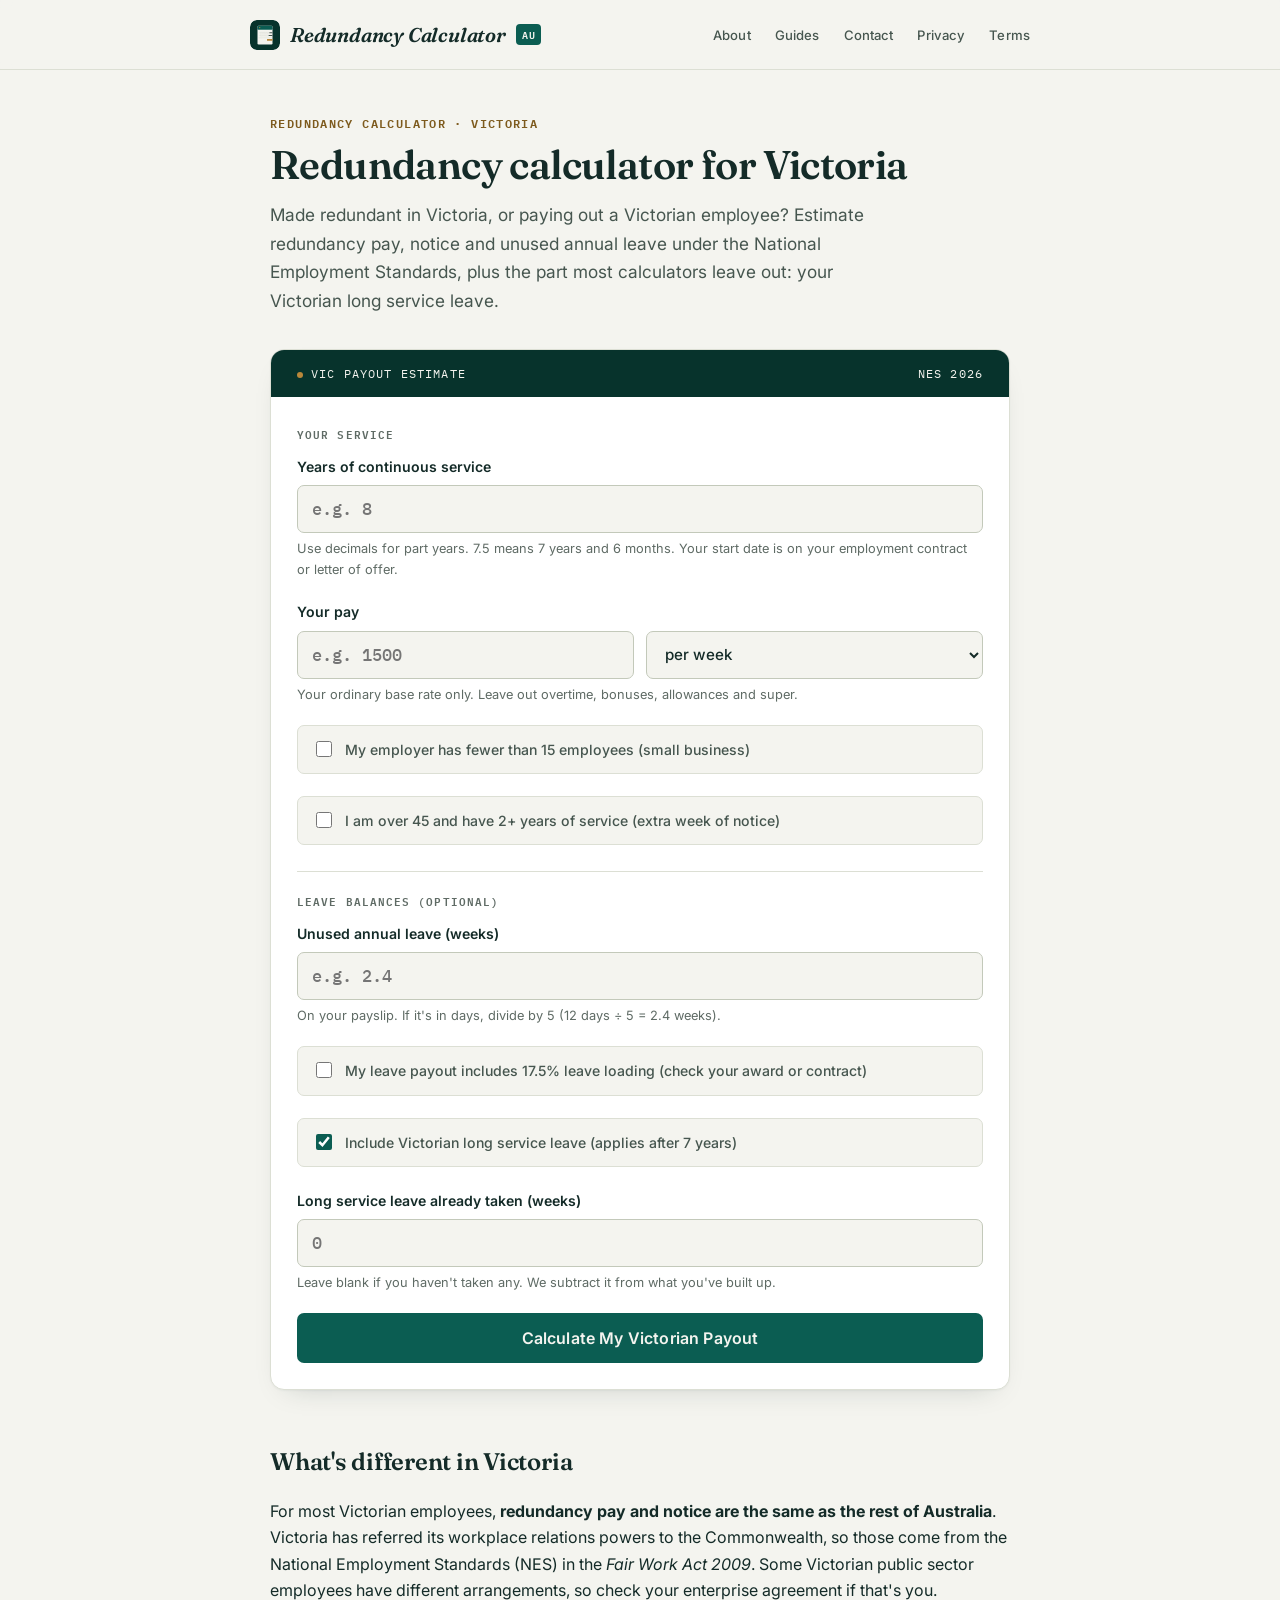
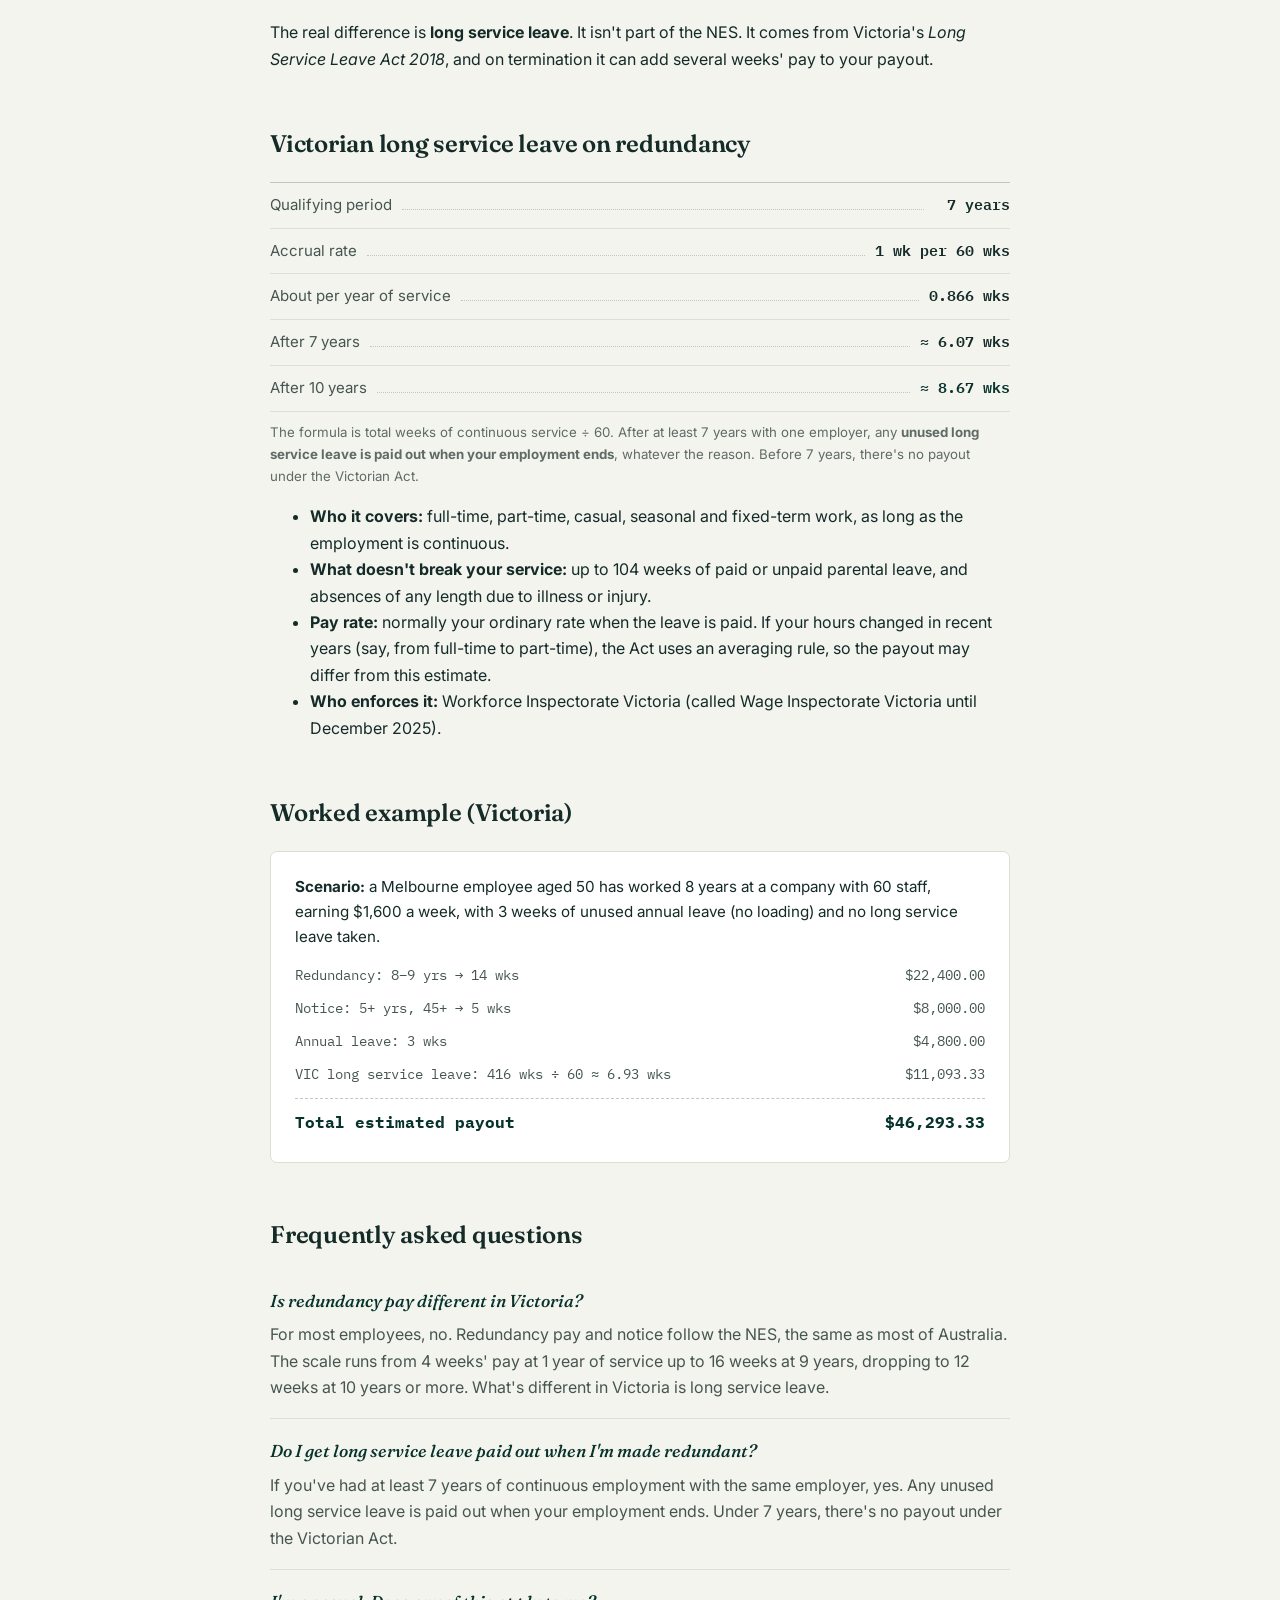
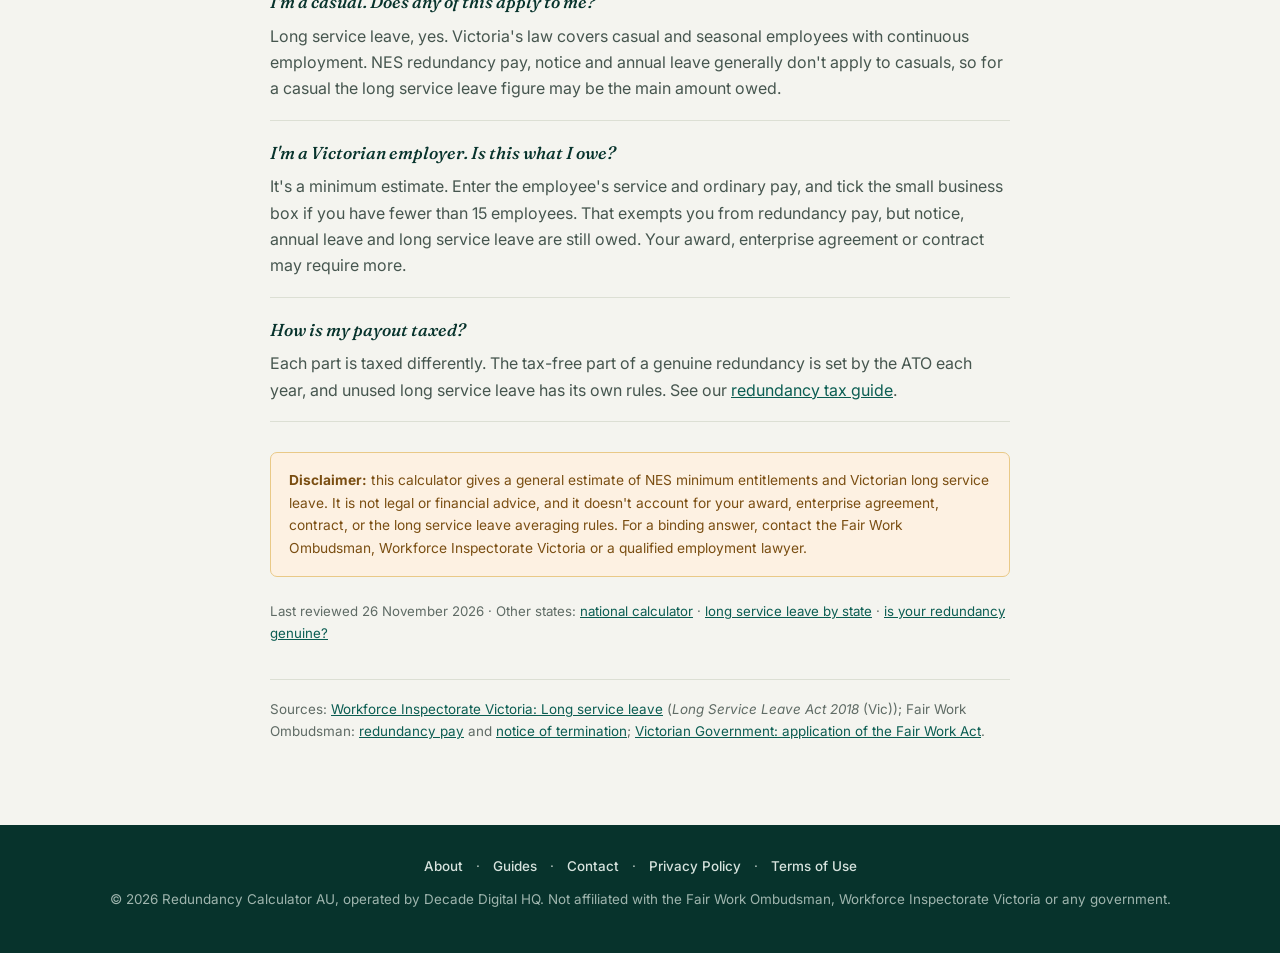
<file: redundancy-calculator-victoria.html>
<!DOCTYPE html>
<html lang="en-AU">
<head>
<meta charset="UTF-8">
<meta name="viewport" content="width=device-width, initial-scale=1.0">
<!-- Google Analytics (GA4) -->
<script async src="https://www.googletagmanager.com/gtag/js?id=G-P697HZBQ4J"></script>
<script>window.dataLayer=window.dataLayer||[];function gtag(){dataLayer.push(arguments);}gtag('js',new Date());gtag('config','G-P697HZBQ4J');</script>
<script src="/analytics.js" defer></script>
<title>Redundancy Calculator Victoria 2026: Payout + Long Service Leave</title>
<meta name="description" content="Free redundancy calculator for Victoria. Estimate redundancy pay, notice and annual leave under the NES, plus your Victorian long service leave payout after 7 years.">
<link rel="preconnect" href="https://fonts.googleapis.com">
<link rel="preconnect" href="https://fonts.gstatic.com" crossorigin>
<link rel="icon" href="favicon.ico" sizes="any">
<link rel="icon" href="favicon-32x32.png" type="image/png" sizes="32x32">
<link rel="icon" href="favicon-16x16.png" type="image/png" sizes="16x16">
<link rel="apple-touch-icon" href="apple-touch-icon.png">
<link rel="canonical" href="https://ausredundancycalculator.com.au/redundancy-calculator-victoria">
<link rel="stylesheet" href="styles.css">
<meta property="og:type" content="website">
<meta property="og:title" content="Redundancy Calculator Victoria 2026: Payout + Long Service Leave">
<meta property="og:description" content="Estimate redundancy pay, notice and annual leave under the NES, plus your Victorian long service leave payout after 7 years.">
<meta property="og:url" content="https://ausredundancycalculator.com.au/redundancy-calculator-victoria">
<meta property="og:site_name" content="Redundancy Calculator AU">
<meta property="og:image" content="https://ausredundancycalculator.com.au/og-image.png">
<script type="application/ld+json">
{
  "@context": "https://schema.org",
  "@type": "WebApplication",
  "name": "Redundancy Calculator Victoria",
  "url": "https://ausredundancycalculator.com.au/redundancy-calculator-victoria",
  "applicationCategory": "FinanceApplication",
  "operatingSystem": "Any",
  "inLanguage": "en-AU",
  "description": "Estimates redundancy pay, notice pay and unused annual leave under the National Employment Standards, plus Victorian long service leave on termination after 7 years.",
  "offers": { "@type": "Offer", "price": "0", "priceCurrency": "AUD" },
  "publisher": { "@type": "Organization", "name": "Decade Digital HQ" }
}
</script>
<script type="application/ld+json">
{
  "@context": "https://schema.org",
  "@type": "BreadcrumbList",
  "itemListElement": [
    { "@type": "ListItem", "position": 1, "name": "Home", "item": "https://ausredundancycalculator.com.au/" },
    { "@type": "ListItem", "position": 2, "name": "Redundancy calculator Victoria", "item": "https://ausredundancycalculator.com.au/redundancy-calculator-victoria" }
  ]
}
</script>
<script type="application/ld+json">
{
  "@context": "https://schema.org",
  "@type": "FAQPage",
  "mainEntity": [
    { "@type": "Question", "name": "Is redundancy pay different in Victoria?",
      "acceptedAnswer": { "@type": "Answer", "text": "For most Victorian employees, no. Victoria has referred its workplace relations powers to the Commonwealth, so redundancy pay and notice come from the National Employment Standards in the Fair Work Act, the same as most of Australia. What is different is long service leave, which comes from Victoria's Long Service Leave Act 2018." } },
    { "@type": "Question", "name": "Do I get long service leave paid out when I'm made redundant in Victoria?",
      "acceptedAnswer": { "@type": "Answer", "text": "If you have at least 7 years of continuous employment with the same employer, yes. Under Victoria's Long Service Leave Act 2018 you are paid any unused long service leave when your employment ends. It accrues at one week for every 60 weeks of continuous service." } },
    { "@type": "Question", "name": "Do casual employees in Victoria get long service leave?",
      "acceptedAnswer": { "@type": "Answer", "text": "Yes. Victoria's long service leave law covers full-time, part-time, casual, seasonal and fixed-term work, as long as the employment is continuous. Casuals are generally not entitled to NES redundancy pay or notice, though." } },
    { "@type": "Question", "name": "Does parental leave break my service for long service leave in Victoria?",
      "acceptedAnswer": { "@type": "Answer", "text": "No. Up to 104 weeks of paid or unpaid parental leave, and absences of any length due to illness or injury, do not break continuous employment for long service leave purposes in Victoria." } }
  ]
}
</script>
</head>
<body>

<header>
  <div class="inner">
    <a href="/" class="logo">
      <svg width="30" height="30" viewBox="0 0 512 512" aria-hidden="true">
        <rect width="512" height="512" rx="112" fill="#07332c"/>
        <rect x="128" y="96" width="256" height="320" rx="20" fill="#f4f4ef"/>
        <rect x="128" y="96" width="256" height="66" rx="20" fill="#0b5d52"/>
        <rect x="128" y="142" width="256" height="20" fill="#0b5d52"/>
        <circle cx="166" cy="129" r="10" fill="#b9873a"/>
        <rect x="168" y="210" width="150" height="16" rx="4" fill="none" stroke="#9aa398" stroke-width="2" stroke-dasharray="1 10" stroke-linecap="round"/>
        <rect x="330" y="210" width="54" height="16" rx="4" fill="#46564f"/>
        <rect x="168" y="256" width="150" height="16" rx="4" fill="none" stroke="#9aa398" stroke-width="2" stroke-dasharray="1 10" stroke-linecap="round"/>
        <rect x="318" y="256" width="66" height="16" rx="4" fill="#46564f"/>
        <line x1="152" y1="304" x2="384" y2="304" stroke="#c3c9ba" stroke-width="4" stroke-dasharray="10 8" stroke-linecap="round"/>
        <rect x="290" y="324" width="94" height="30" rx="6" fill="#b9873a"/>
      </svg>
      Redundancy Calculator <span class="tag">AU</span>
    </a>
    <nav>
      <a href="/about">About</a>
      <a href="/guides">Guides</a>
      <a href="/contact">Contact</a>
      <a href="/privacy">Privacy</a>
      <a href="/terms">Terms</a>
    </nav>
  </div>
</header>

<main>
  <div class="eyebrow">Redundancy Calculator · Victoria</div>
  <h1>Redundancy calculator for Victoria</h1>
  <p class="subtitle">Made redundant in Victoria, or paying out a Victorian employee? Estimate redundancy pay, notice and unused annual leave under the National Employment Standards, plus the part most calculators leave out: your Victorian long service leave.</p>

  <div class="calculator">
    <div class="card-head"><span><span class="dot"></span>VIC Payout Estimate</span><span>NES 2026</span></div>
    <div class="card-body">

      <div class="section-label">Your service</div>

      <div class="field">
        <label for="years">Years of continuous service</label>
        <input type="number" id="years" min="0" step="0.1" placeholder="e.g. 8">
        <div class="hint">Use decimals for part years. 7.5 means 7 years and 6 months. Your start date is on your employment contract or letter of offer.</div>
      </div>

      <div class="field">
        <label for="payAmount">Your pay</label>
        <div class="field-row">
          <input type="number" id="payAmount" min="0" step="1" placeholder="e.g. 1500">
          <select id="payPeriod" aria-label="Pay period">
            <option value="weekly">per week</option>
            <option value="fortnightly">per fortnight</option>
            <option value="monthly">per month</option>
            <option value="yearly">per year</option>
          </select>
        </div>
        <div class="hint">Your ordinary base rate only. Leave out overtime, bonuses, allowances and super.</div>
      </div>

      <div class="checkbox-field">
        <input type="checkbox" id="smallBusiness">
        <label for="smallBusiness">My employer has fewer than 15 employees (small business)</label>
      </div>

      <div class="checkbox-field">
        <input type="checkbox" id="over45">
        <label for="over45">I am over 45 and have 2+ years of service (extra week of notice)</label>
      </div>

      <div class="section-label">Leave balances (optional)</div>

      <div class="field">
        <label for="leaveWeeks">Unused annual leave (weeks)</label>
        <input type="number" id="leaveWeeks" min="0" step="0.1" placeholder="e.g. 2.4">
        <div class="hint">On your payslip. If it's in days, divide by 5 (12 days ÷ 5 = 2.4 weeks).</div>
      </div>

      <div class="checkbox-field">
        <input type="checkbox" id="leaveLoading">
        <label for="leaveLoading">My leave payout includes 17.5% leave loading (check your award or contract)</label>
      </div>

      <div class="checkbox-field">
        <input type="checkbox" id="includeLsl" checked>
        <label for="includeLsl">Include Victorian long service leave (applies after 7 years)</label>
      </div>

      <div class="field">
        <label for="lslTaken">Long service leave already taken (weeks)</label>
        <input type="number" id="lslTaken" min="0" step="0.1" placeholder="0">
        <div class="hint">Leave blank if you haven't taken any. We subtract it from what you've built up.</div>
      </div>

      <button class="calc-btn" onclick="calculatePayout()">Calculate My Victorian Payout</button>

      <div class="tear-line" id="tearLine"></div>
      <div class="result" id="resultBox">
        <div id="resultContent"></div>
      </div>
    </div>
  </div>

  <h2>What's different in Victoria</h2>
  <p>For most Victorian employees, <strong>redundancy pay and notice are the same as the rest of Australia</strong>. Victoria has referred its workplace relations powers to the Commonwealth, so those come from the National Employment Standards (NES) in the <em>Fair Work Act 2009</em>. Some Victorian public sector employees have different arrangements, so check your enterprise agreement if that's you.</p>
  <p>The real difference is <strong>long service leave</strong>. It isn't part of the NES. It comes from Victoria's <em>Long Service Leave Act 2018</em>, and on termination it can add several weeks' pay to your payout.</p>

  <h2>Victorian long service leave on redundancy</h2>
  <div class="ledger">
    <div class="ledger-row"><span class="label">Qualifying period</span><span class="filler"></span><span class="value">7 years</span></div>
    <div class="ledger-row"><span class="label">Accrual rate</span><span class="filler"></span><span class="value">1 wk per 60 wks</span></div>
    <div class="ledger-row"><span class="label">About per year of service</span><span class="filler"></span><span class="value">0.866 wks</span></div>
    <div class="ledger-row"><span class="label">After 7 years</span><span class="filler"></span><span class="value">≈ 6.07 wks</span></div>
    <div class="ledger-row total"><span class="label">After 10 years</span><span class="filler"></span><span class="value">≈ 8.67 wks</span></div>
  </div>
  <p class="ledger-note">The formula is total weeks of continuous service ÷ 60. After at least 7 years with one employer, any <strong>unused long service leave is paid out when your employment ends</strong>, whatever the reason. Before 7 years, there's no payout under the Victorian Act.</p>
  <ul>
    <li><strong>Who it covers:</strong> full-time, part-time, casual, seasonal and fixed-term work, as long as the employment is continuous.</li>
    <li><strong>What doesn't break your service:</strong> up to 104 weeks of paid or unpaid parental leave, and absences of any length due to illness or injury.</li>
    <li><strong>Pay rate:</strong> normally your ordinary rate when the leave is paid. If your hours changed in recent years (say, from full-time to part-time), the Act uses an averaging rule, so the payout may differ from this estimate.</li>
    <li><strong>Who enforces it:</strong> Workforce Inspectorate Victoria (called Wage Inspectorate Victoria until December 2025).</li>
  </ul>

  <h2>Worked example (Victoria)</h2>
  <div class="example-box">
    <p><strong>Scenario:</strong> a Melbourne employee aged 50 has worked 8 years at a company with 60 staff, earning $1,600 a week, with 3 weeks of unused annual leave (no loading) and no long service leave taken.</p>
    <div class="receipt-line"><span>Redundancy: 8–9 yrs → 14 wks</span><span>$22,400.00</span></div>
    <div class="receipt-line"><span>Notice: 5+ yrs, 45+ → 5 wks</span><span>$8,000.00</span></div>
    <div class="receipt-line"><span>Annual leave: 3 wks</span><span>$4,800.00</span></div>
    <div class="receipt-line"><span>VIC long service leave: 416 wks ÷ 60 ≈ 6.93 wks</span><span>$11,093.33</span></div>
    <div class="receipt-line final"><span>Total estimated payout</span><span>$46,293.33</span></div>
  </div>

  <h2>Frequently asked questions</h2>

  <div class="faq-item">
    <h3>Is redundancy pay different in Victoria?</h3>
    <p>For most employees, no. Redundancy pay and notice follow the NES, the same as most of Australia. The scale runs from 4 weeks' pay at 1 year of service up to 16 weeks at 9 years, dropping to 12 weeks at 10 years or more. What's different in Victoria is long service leave.</p>
  </div>

  <div class="faq-item">
    <h3>Do I get long service leave paid out when I'm made redundant?</h3>
    <p>If you've had at least 7 years of continuous employment with the same employer, yes. Any unused long service leave is paid out when your employment ends. Under 7 years, there's no payout under the Victorian Act.</p>
  </div>

  <div class="faq-item">
    <h3>I'm a casual. Does any of this apply to me?</h3>
    <p>Long service leave, yes. Victoria's law covers casual and seasonal employees with continuous employment. NES redundancy pay, notice and annual leave generally don't apply to casuals, so for a casual the long service leave figure may be the main amount owed.</p>
  </div>

  <div class="faq-item">
    <h3>I'm a Victorian employer. Is this what I owe?</h3>
    <p>It's a minimum estimate. Enter the employee's service and ordinary pay, and tick the small business box if you have fewer than 15 employees. That exempts you from redundancy pay, but notice, annual leave and long service leave are still owed. Your award, enterprise agreement or contract may require more.</p>
  </div>

  <div class="faq-item">
    <h3>How is my payout taxed?</h3>
    <p>Each part is taxed differently. The tax-free part of a genuine redundancy is set by the ATO each year, and unused long service leave has its own rules. See our <a href="/redundancy-payout-tax-guide">redundancy tax guide</a>.</p>
  </div>

  <div class="disclaimer">
    <strong>Disclaimer:</strong> this calculator gives a general estimate of NES minimum entitlements and Victorian long service leave. It is not legal or financial advice, and it doesn't account for your award, enterprise agreement, contract, or the long service leave averaging rules. For a binding answer, contact the Fair Work Ombudsman, Workforce Inspectorate Victoria or a qualified employment lawyer.
  </div>

  <p class="ledger-note" style="margin-top:24px;">Last reviewed 26 November 2026 · Other states: <a href="/">national calculator</a> · <a href="/long-service-leave-after-redundancy">long service leave by state</a> · <a href="/genuine-redundancy-guide">is your redundancy genuine?</a></p>

  <p class="source-note">Sources: <a href="https://www.vic.gov.au/long-service-leave" target="_blank" rel="noopener noreferrer">Workforce Inspectorate Victoria: Long service leave</a> (<em>Long Service Leave Act 2018</em> (Vic)); Fair Work Ombudsman: <a href="https://www.fairwork.gov.au/ending-employment/redundancy/redundancy-pay" target="_blank" rel="noopener noreferrer">redundancy pay</a> and <a href="https://www.fairwork.gov.au/ending-employment/dismissal" target="_blank" rel="noopener noreferrer">notice of termination</a>; <a href="https://www.vic.gov.au/public-sector-industrial-relations-policies-2025/industrial-relations-landscape" target="_blank" rel="noopener noreferrer">Victorian Government: application of the Fair Work Act</a>.</p>
</main>

<footer>
  <div>
    <a href="/about">About</a> ·
    <a href="/guides">Guides</a> ·
    <a href="/contact">Contact</a> ·
    <a href="/privacy">Privacy Policy</a> ·
    <a href="/terms">Terms of Use</a>
  </div>
  <p style="margin-top:10px;">© <span id="year"></span> Redundancy Calculator AU, operated by Decade Digital HQ. Not affiliated with the Fair Work Ombudsman, Workforce Inspectorate Victoria or any government.</p>
</footer>

<script>
document.getElementById('year').textContent = new Date().getFullYear();

function toWeekly(amount, period) {
  switch (period) {
    case 'weekly': return amount;
    case 'fortnightly': return amount / 2;
    case 'monthly': return amount * 12 / 52;
    case 'yearly': return amount / 52;
    default: return amount;
  }
}

function getRedundancyWeeks(years) {
  if (years < 1) return 0;
  if (years < 2) return 4;
  if (years < 3) return 6;
  if (years < 4) return 7;
  if (years < 5) return 8;
  if (years < 6) return 10;
  if (years < 7) return 11;
  if (years < 8) return 13;
  if (years < 9) return 14;
  if (years < 10) return 16;
  return 12;
}

function getNoticeWeeks(years, over45) {
  let base;
  if (years <= 1) base = 1;
  else if (years <= 3) base = 2;
  else if (years <= 5) base = 3;
  else base = 4;
  if (over45 && years >= 2) base += 1;
  return base;
}

// Victorian LSL: total weeks of continuous service / 60, payable on termination after 7 years.
function getVicLslWeeks(years) {
  if (years < 7) return 0;
  return (years * 52) / 60;
}

function fmt(n) {
  return '$' + n.toLocaleString('en-AU', {minimumFractionDigits: 2, maximumFractionDigits: 2});
}

function round2(n) { return Math.round(n * 100) / 100; }

function calculatePayout() {
  const years = parseFloat(document.getElementById('years').value);
  const payAmount = parseFloat(document.getElementById('payAmount').value);
  const payPeriod = document.getElementById('payPeriod').value;
  const smallBusiness = document.getElementById('smallBusiness').checked;
  const over45 = document.getElementById('over45').checked;
  const leaveWeeksInput = parseFloat(document.getElementById('leaveWeeks').value);
  const leaveLoading = document.getElementById('leaveLoading').checked;
  const includeLsl = document.getElementById('includeLsl').checked;
  const lslTakenInput = parseFloat(document.getElementById('lslTaken').value);

  const resultBox = document.getElementById('resultBox');
  const resultContent = document.getElementById('resultContent');
  const tearLine = document.getElementById('tearLine');

  if (isNaN(years) || isNaN(payAmount) || years < 0 || payAmount < 0) {
    tearLine.className = 'tear-line show';
    resultBox.className = 'result show';
    resultContent.innerHTML = '<div class="label-row">Check your numbers</div><p>Please enter valid figures for years of service and your pay.</p>';
    return;
  }

  tearLine.className = 'tear-line show';

  const weeklyPay = toWeekly(payAmount, payPeriod);
  const leaveWeeks = isNaN(leaveWeeksInput) || leaveWeeksInput < 0 ? 0 : leaveWeeksInput;
  const lslTaken = isNaN(lslTakenInput) || lslTakenInput < 0 ? 0 : lslTakenInput;

  const redundancyWeeks = smallBusiness ? 0 : getRedundancyWeeks(years);
  const redundancyPay = redundancyWeeks * weeklyPay;

  const noticeWeeks = getNoticeWeeks(years, over45);
  const noticePay = noticeWeeks * weeklyPay;

  const leaveMultiplier = leaveLoading ? 1.175 : 1;
  const leavePay = leaveWeeks * weeklyPay * leaveMultiplier;

  const lslWeeks = includeLsl ? Math.max(0, getVicLslWeeks(years) - lslTaken) : 0;
  const lslPay = lslWeeks * weeklyPay;

  const total = redundancyPay + noticePay + leavePay + lslPay;

  // GA4: record that the calculator was used. No pay amounts are sent.
  if (typeof gtag === 'function') {
    gtag('event', 'calculate', {
      service_years: Math.min(Math.floor(years), 10),
      pay_period: payPeriod,
      small_business: smallBusiness,
      includes_leave: leaveWeeks > 0,
      state: 'VIC',
      includes_lsl: lslPay > 0
    });
  }

  resultBox.className = 'result show';

  let notes = [];
  if (smallBusiness) notes.push('Small business exemption applied to redundancy pay ($0). Notice, annual leave and long service leave are still owed.');
  if (includeLsl && years < 7) notes.push('Long service leave: under 7 years of service, so there is no payout under the Victorian Act.');
  notes.push('NES minimums plus Victorian long service leave. Your award, agreement or contract may give more, and the LSL averaging rule can change the figure if your hours changed.');
  const breakdownNote = '<div class="note">' + notes.join(' ') + '</div>';

  if (total === 0) {
    resultContent.innerHTML =
      '<div class="stamp">Estimate</div>' +
      '<div class="label-row">Your minimum entitlement</div>' +
      '<div class="amount">$0</div>' +
      '<div class="weeks">Not yet eligible, or all fields are at zero</div>' +
      breakdownNote;
    return;
  }

  const parts = [
    { val: redundancyPay, color: 'var(--teal)', label: 'Redundancy pay (' + redundancyWeeks + ' wks)', show: redundancyPay > 0 },
    { val: noticePay, color: 'var(--gold)', label: 'Notice pay (' + noticeWeeks + ' wks)', show: true },
    { val: leavePay, color: 'var(--clay)', label: 'Annual leave (' + leaveWeeks + ' wks' + (leaveLoading ? ' +17.5%' : '') + ')', show: leavePay > 0 },
    { val: lslPay, color: 'var(--ink-faint)', label: 'VIC long service leave (' + round2(lslWeeks) + ' wks)', show: lslPay > 0 }
  ];

  const gradientParts = [];
  let cursor = 0;
  let legendHtml = '';
  parts.forEach(function (p) {
    if (!p.show) return;
    if (p.val > 0) {
      const pct = (p.val / total) * 100;
      gradientParts.push(p.color + ' ' + cursor + '% ' + (cursor + pct) + '%');
      cursor += pct;
    }
    legendHtml += '<div class="legend-item"><span class="legend-swatch" style="background:' + p.color + '"></span><span class="legend-label">' + p.label + '</span><span class="legend-value">' + fmt(p.val) + '</span></div>';
  });
  const gradient = gradientParts.length > 0 ? 'conic-gradient(' + gradientParts.join(', ') + ')' : 'var(--line)';

  resultContent.innerHTML =
    '<div class="stamp">Estimate</div>' +
    '<div class="label-row">Your estimated total payout (VIC)</div>' +
    '<div class="amount">' + fmt(total) + '</div>' +
    '<div class="donut-wrap">' +
      '<div class="donut" style="background:' + gradient + '"><div class="donut-hole"><div class="total-label">Total</div><div class="total-amount">$' + Math.round(total).toLocaleString('en-AU') + '</div></div></div>' +
      '<div class="legend">' + legendHtml + '</div>' +
    '</div>' +
    breakdownNote;
}
</script>

</body>
</html>
</file>
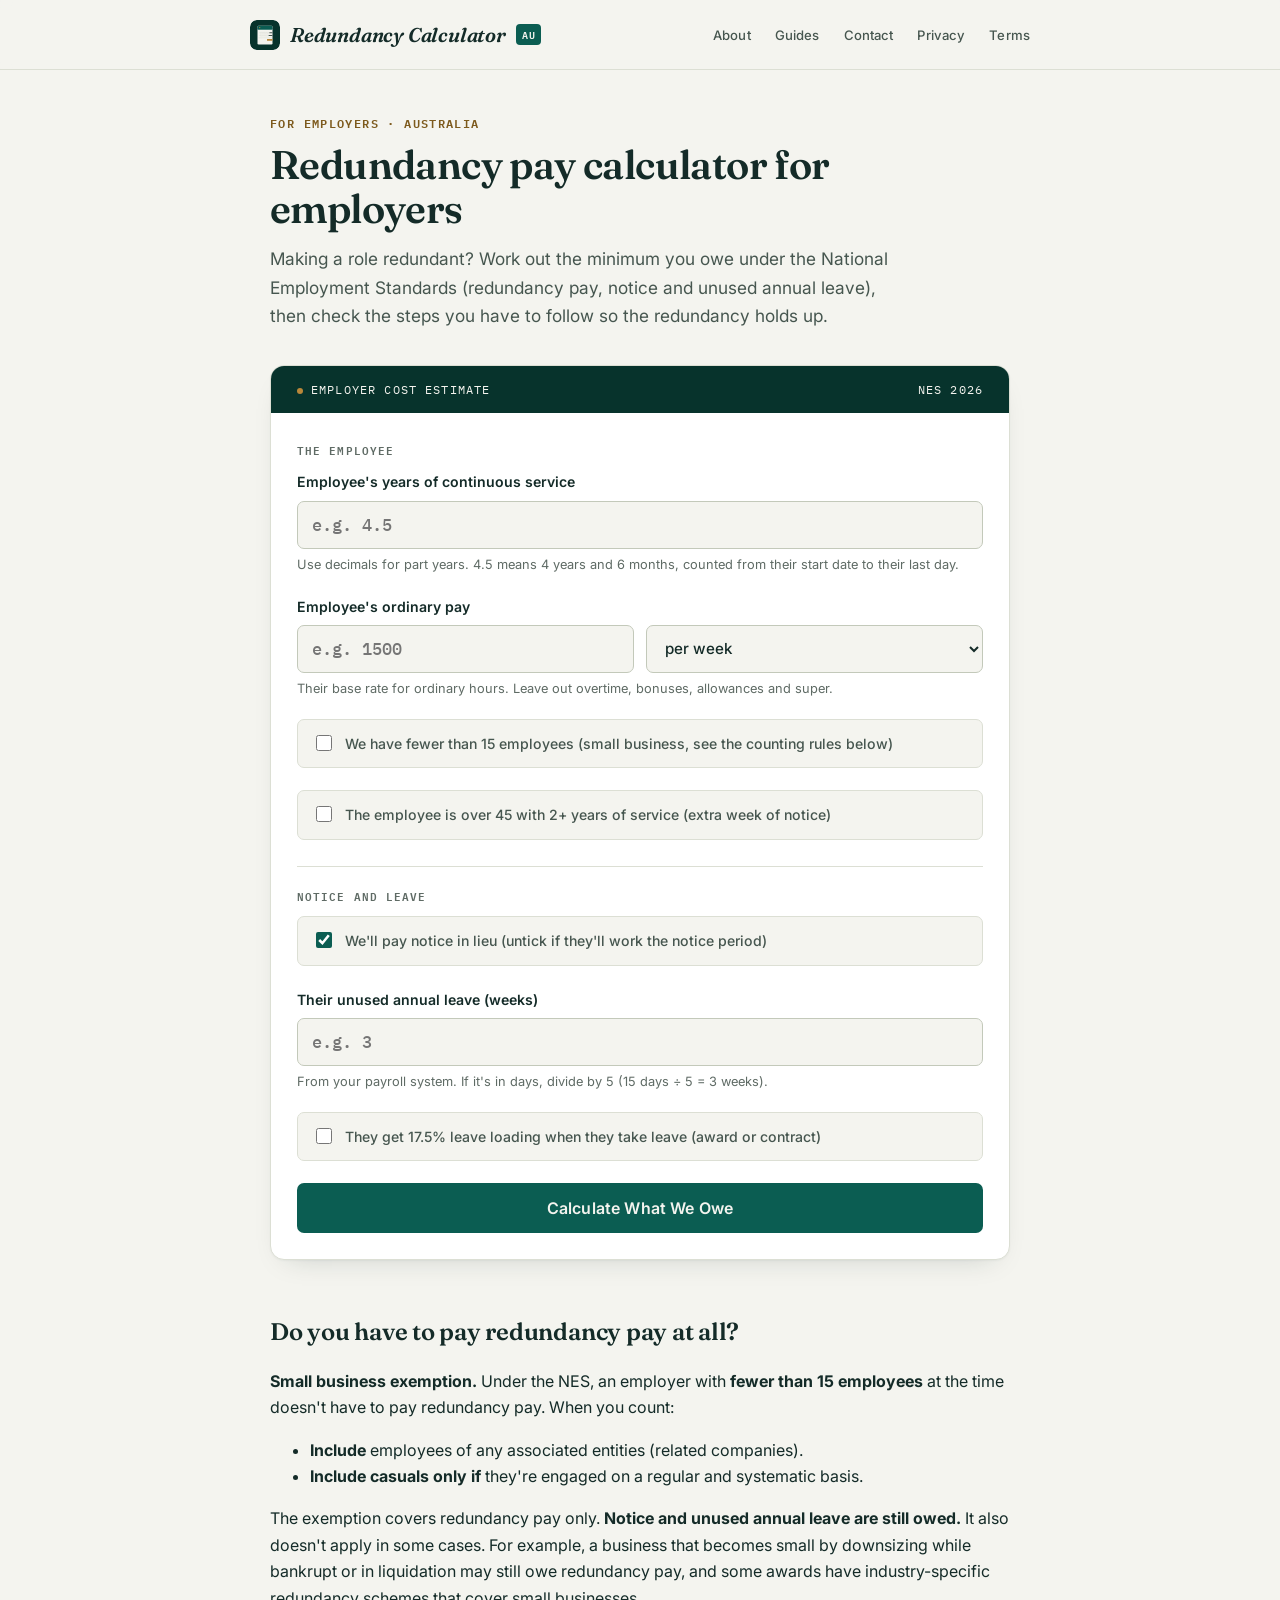
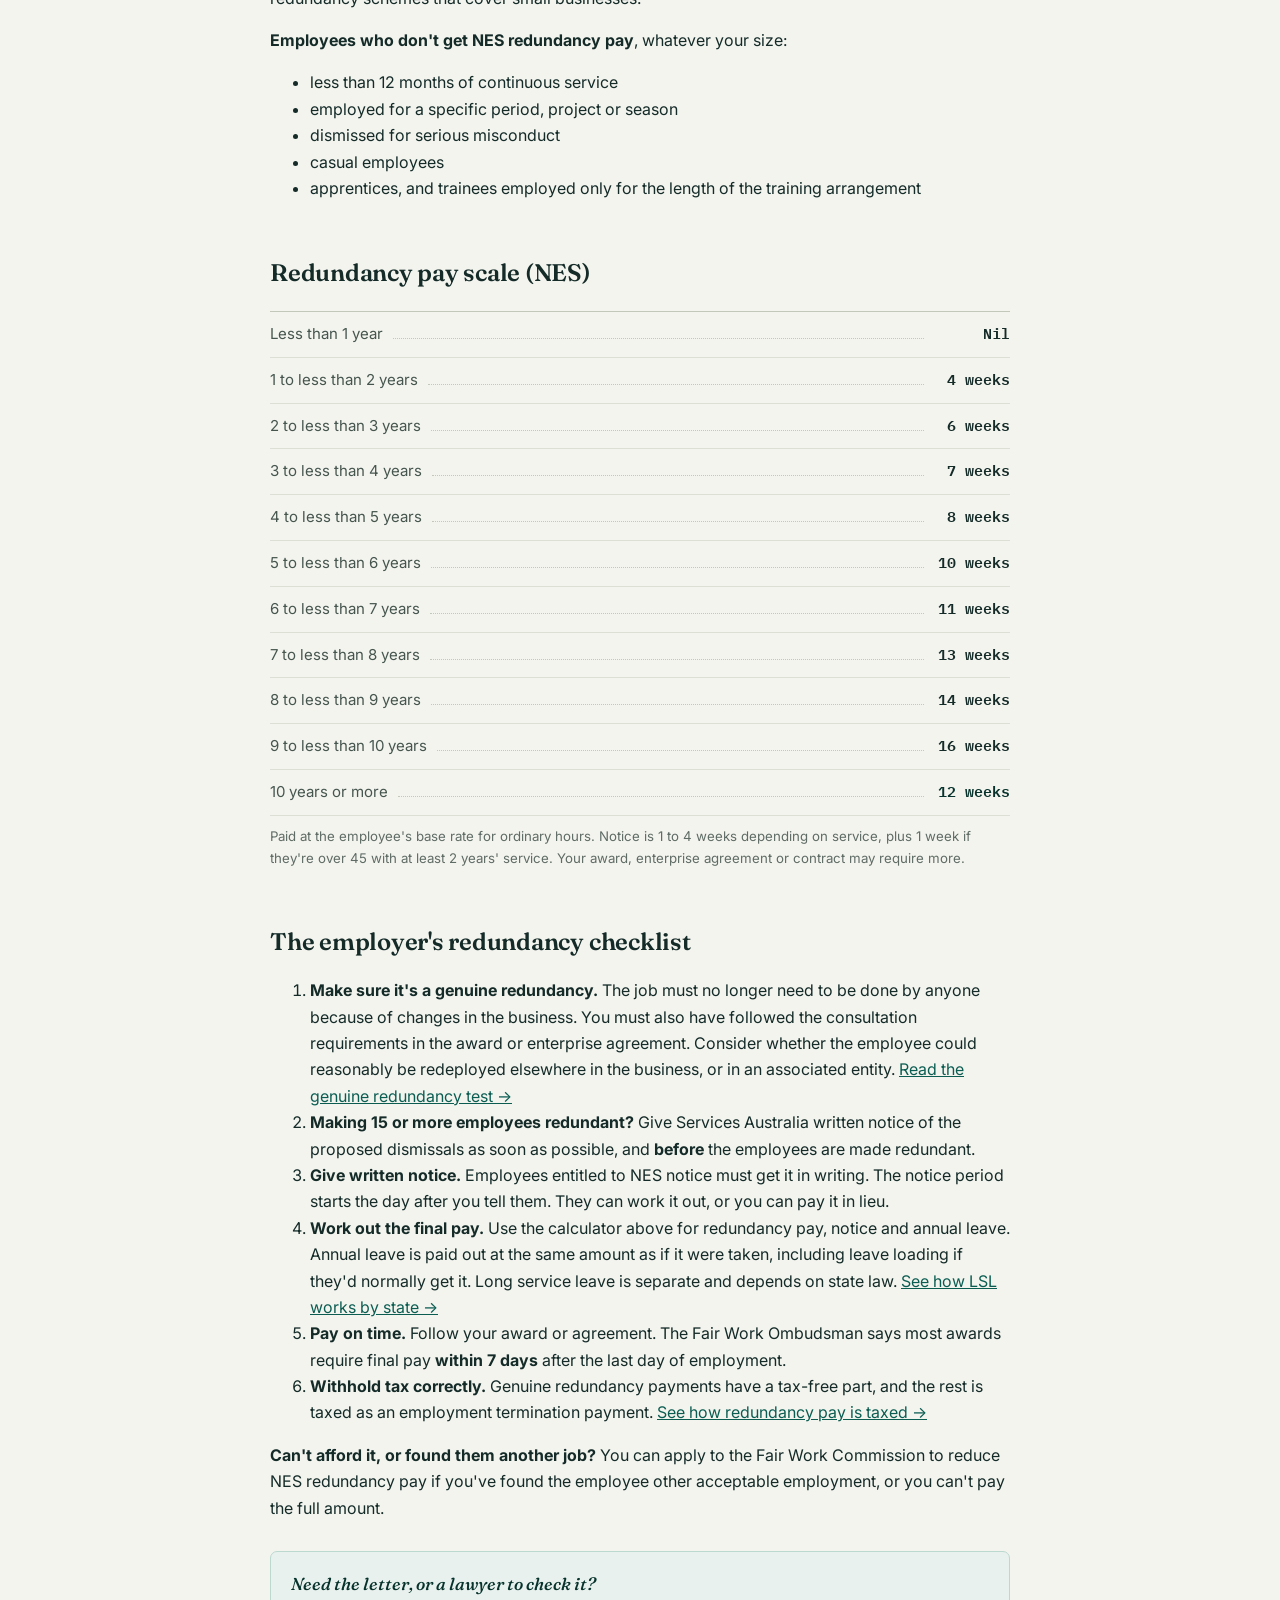
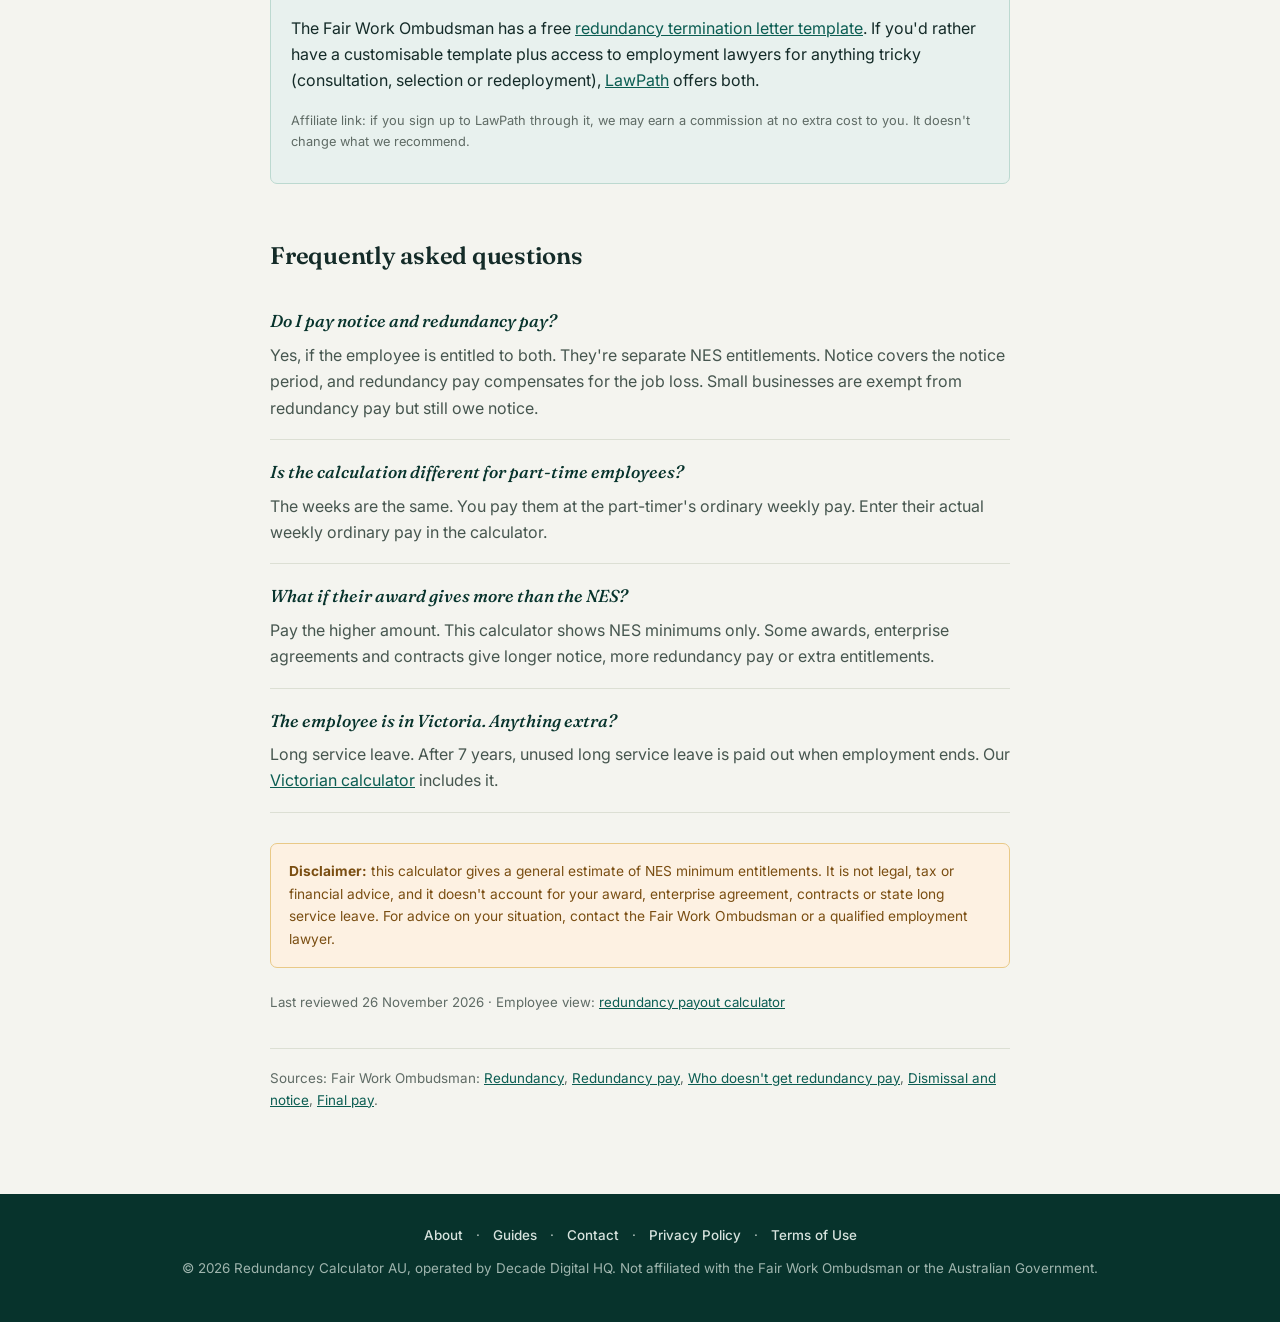
<file: redundancy-pay-calculator-employer.html>
<!DOCTYPE html>
<html lang="en-AU">
<head>
<meta charset="UTF-8">
<meta name="viewport" content="width=device-width, initial-scale=1.0">
<!-- Google Analytics (GA4) -->
<script async src="https://www.googletagmanager.com/gtag/js?id=G-P697HZBQ4J"></script>
<script>window.dataLayer=window.dataLayer||[];function gtag(){dataLayer.push(arguments);}gtag('js',new Date());gtag('config','G-P697HZBQ4J');</script>
<script src="/analytics.js" defer></script>
<title>Redundancy Pay Calculator for Employers (Australia 2026)</title>
<meta name="description" content="Work out what you owe a redundant employee under the NES: redundancy pay, notice and annual leave. Plus the small business exemption, who's exempt, and the steps employers must follow.">
<link rel="preconnect" href="https://fonts.googleapis.com">
<link rel="preconnect" href="https://fonts.gstatic.com" crossorigin>
<link rel="icon" href="favicon.ico" sizes="any">
<link rel="icon" href="favicon-32x32.png" type="image/png" sizes="32x32">
<link rel="icon" href="favicon-16x16.png" type="image/png" sizes="16x16">
<link rel="apple-touch-icon" href="apple-touch-icon.png">
<link rel="canonical" href="https://ausredundancycalculator.com.au/redundancy-pay-calculator-employer">
<link rel="stylesheet" href="styles.css">
<meta property="og:type" content="website">
<meta property="og:title" content="Redundancy Pay Calculator for Employers (Australia 2026)">
<meta property="og:description" content="Work out what you owe a redundant employee under the NES, plus the small business exemption and the steps employers must follow.">
<meta property="og:url" content="https://ausredundancycalculator.com.au/redundancy-pay-calculator-employer">
<meta property="og:site_name" content="Redundancy Calculator AU">
<meta property="og:image" content="https://ausredundancycalculator.com.au/og-image.png">
<script type="application/ld+json">
{
  "@context": "https://schema.org",
  "@type": "WebApplication",
  "name": "Redundancy Pay Calculator for Employers",
  "url": "https://ausredundancycalculator.com.au/redundancy-pay-calculator-employer",
  "applicationCategory": "BusinessApplication",
  "operatingSystem": "Any",
  "inLanguage": "en-AU",
  "description": "Estimates the minimum redundancy pay, notice pay and unused annual leave an Australian employer owes a redundant employee under the National Employment Standards.",
  "offers": { "@type": "Offer", "price": "0", "priceCurrency": "AUD" },
  "publisher": { "@type": "Organization", "name": "Decade Digital HQ" }
}
</script>
<script type="application/ld+json">
{
  "@context": "https://schema.org",
  "@type": "BreadcrumbList",
  "itemListElement": [
    { "@type": "ListItem", "position": 1, "name": "Home", "item": "https://ausredundancycalculator.com.au/" },
    { "@type": "ListItem", "position": 2, "name": "Redundancy pay calculator for employers", "item": "https://ausredundancycalculator.com.au/redundancy-pay-calculator-employer" }
  ]
}
</script>
<script type="application/ld+json">
{
  "@context": "https://schema.org",
  "@type": "FAQPage",
  "mainEntity": [
    { "@type": "Question", "name": "Do small businesses have to pay redundancy pay?",
      "acceptedAnswer": { "@type": "Answer", "text": "Under the NES, an employer with fewer than 15 employees at the time doesn't have to pay redundancy pay. Employees of associated entities are counted, and casuals are counted only if they're engaged on a regular and systematic basis. Notice and unused annual leave are still owed. There are exceptions, for example where a business becomes small by downsizing in liquidation, or where an award has an industry-specific redundancy scheme." } },
    { "@type": "Question", "name": "Which employees don't get redundancy pay?",
      "acceptedAnswer": { "@type": "Answer", "text": "Under the NES, employees don't get redundancy pay if they have less than 12 months of continuous service, were employed for a specific period, project or season, were dismissed for serious misconduct, are casual, are an apprentice, or are a trainee employed only for the length of the training arrangement." } },
    { "@type": "Question", "name": "When must an employer pay final pay after a redundancy?",
      "acceptedAnswer": { "@type": "Answer", "text": "Follow the award or enterprise agreement. The Fair Work Ombudsman says most awards require final pay within 7 days after the employee's last day of employment." } },
    { "@type": "Question", "name": "Can an employer reduce redundancy pay?",
      "acceptedAnswer": { "@type": "Answer", "text": "An employer can apply to the Fair Work Commission to reduce NES redundancy pay if it finds the employee other acceptable employment, or if it can't afford the full amount." } }
  ]
}
</script>
</head>
<body>

<header>
  <div class="inner">
    <a href="/" class="logo">
      <svg width="30" height="30" viewBox="0 0 512 512" aria-hidden="true">
        <rect width="512" height="512" rx="112" fill="#07332c"/>
        <rect x="128" y="96" width="256" height="320" rx="20" fill="#f4f4ef"/>
        <rect x="128" y="96" width="256" height="66" rx="20" fill="#0b5d52"/>
        <rect x="128" y="142" width="256" height="20" fill="#0b5d52"/>
        <circle cx="166" cy="129" r="10" fill="#b9873a"/>
        <rect x="168" y="210" width="150" height="16" rx="4" fill="none" stroke="#9aa398" stroke-width="2" stroke-dasharray="1 10" stroke-linecap="round"/>
        <rect x="330" y="210" width="54" height="16" rx="4" fill="#46564f"/>
        <rect x="168" y="256" width="150" height="16" rx="4" fill="none" stroke="#9aa398" stroke-width="2" stroke-dasharray="1 10" stroke-linecap="round"/>
        <rect x="318" y="256" width="66" height="16" rx="4" fill="#46564f"/>
        <line x1="152" y1="304" x2="384" y2="304" stroke="#c3c9ba" stroke-width="4" stroke-dasharray="10 8" stroke-linecap="round"/>
        <rect x="290" y="324" width="94" height="30" rx="6" fill="#b9873a"/>
      </svg>
      Redundancy Calculator <span class="tag">AU</span>
    </a>
    <nav>
      <a href="/about">About</a>
      <a href="/guides">Guides</a>
      <a href="/contact">Contact</a>
      <a href="/privacy">Privacy</a>
      <a href="/terms">Terms</a>
    </nav>
  </div>
</header>

<main>
  <div class="eyebrow">For Employers · Australia</div>
  <h1>Redundancy pay calculator for employers</h1>
  <p class="subtitle">Making a role redundant? Work out the minimum you owe under the National Employment Standards (redundancy pay, notice and unused annual leave), then check the steps you have to follow so the redundancy holds up.</p>

  <div class="calculator">
    <div class="card-head"><span><span class="dot"></span>Employer Cost Estimate</span><span>NES 2026</span></div>
    <div class="card-body">

      <div class="section-label">The employee</div>

      <div class="field">
        <label for="years">Employee's years of continuous service</label>
        <input type="number" id="years" min="0" step="0.1" placeholder="e.g. 4.5">
        <div class="hint">Use decimals for part years. 4.5 means 4 years and 6 months, counted from their start date to their last day.</div>
      </div>

      <div class="field">
        <label for="payAmount">Employee's ordinary pay</label>
        <div class="field-row">
          <input type="number" id="payAmount" min="0" step="1" placeholder="e.g. 1500">
          <select id="payPeriod" aria-label="Pay period">
            <option value="weekly">per week</option>
            <option value="fortnightly">per fortnight</option>
            <option value="monthly">per month</option>
            <option value="yearly">per year</option>
          </select>
        </div>
        <div class="hint">Their base rate for ordinary hours. Leave out overtime, bonuses, allowances and super.</div>
      </div>

      <div class="checkbox-field">
        <input type="checkbox" id="smallBusiness">
        <label for="smallBusiness">We have fewer than 15 employees (small business, see the counting rules below)</label>
      </div>

      <div class="checkbox-field">
        <input type="checkbox" id="over45">
        <label for="over45">The employee is over 45 with 2+ years of service (extra week of notice)</label>
      </div>

      <div class="section-label">Notice and leave</div>

      <div class="checkbox-field">
        <input type="checkbox" id="payInLieu" checked>
        <label for="payInLieu">We'll pay notice in lieu (untick if they'll work the notice period)</label>
      </div>

      <div class="field">
        <label for="leaveWeeks">Their unused annual leave (weeks)</label>
        <input type="number" id="leaveWeeks" min="0" step="0.1" placeholder="e.g. 3">
        <div class="hint">From your payroll system. If it's in days, divide by 5 (15 days ÷ 5 = 3 weeks).</div>
      </div>

      <div class="checkbox-field">
        <input type="checkbox" id="leaveLoading">
        <label for="leaveLoading">They get 17.5% leave loading when they take leave (award or contract)</label>
      </div>

      <button class="calc-btn" onclick="calculatePayout()">Calculate What We Owe</button>

      <div class="tear-line" id="tearLine"></div>
      <div class="result" id="resultBox">
        <div id="resultContent"></div>
      </div>
    </div>
  </div>

  <h2>Do you have to pay redundancy pay at all?</h2>
  <p><strong>Small business exemption.</strong> Under the NES, an employer with <strong>fewer than 15 employees</strong> at the time doesn't have to pay redundancy pay. When you count:</p>
  <ul>
    <li><strong>Include</strong> employees of any associated entities (related companies).</li>
    <li><strong>Include casuals only if</strong> they're engaged on a regular and systematic basis.</li>
  </ul>
  <p>The exemption covers redundancy pay only. <strong>Notice and unused annual leave are still owed.</strong> It also doesn't apply in some cases. For example, a business that becomes small by downsizing while bankrupt or in liquidation may still owe redundancy pay, and some awards have industry-specific redundancy schemes that cover small businesses.</p>
  <p><strong>Employees who don't get NES redundancy pay</strong>, whatever your size:</p>
  <ul>
    <li>less than 12 months of continuous service</li>
    <li>employed for a specific period, project or season</li>
    <li>dismissed for serious misconduct</li>
    <li>casual employees</li>
    <li>apprentices, and trainees employed only for the length of the training arrangement</li>
  </ul>

  <h2>Redundancy pay scale (NES)</h2>
  <div class="ledger">
    <div class="ledger-row"><span class="label">Less than 1 year</span><span class="filler"></span><span class="value">Nil</span></div>
    <div class="ledger-row"><span class="label">1 to less than 2 years</span><span class="filler"></span><span class="value">4 weeks</span></div>
    <div class="ledger-row"><span class="label">2 to less than 3 years</span><span class="filler"></span><span class="value">6 weeks</span></div>
    <div class="ledger-row"><span class="label">3 to less than 4 years</span><span class="filler"></span><span class="value">7 weeks</span></div>
    <div class="ledger-row"><span class="label">4 to less than 5 years</span><span class="filler"></span><span class="value">8 weeks</span></div>
    <div class="ledger-row"><span class="label">5 to less than 6 years</span><span class="filler"></span><span class="value">10 weeks</span></div>
    <div class="ledger-row"><span class="label">6 to less than 7 years</span><span class="filler"></span><span class="value">11 weeks</span></div>
    <div class="ledger-row"><span class="label">7 to less than 8 years</span><span class="filler"></span><span class="value">13 weeks</span></div>
    <div class="ledger-row"><span class="label">8 to less than 9 years</span><span class="filler"></span><span class="value">14 weeks</span></div>
    <div class="ledger-row"><span class="label">9 to less than 10 years</span><span class="filler"></span><span class="value">16 weeks</span></div>
    <div class="ledger-row total"><span class="label">10 years or more</span><span class="filler"></span><span class="value">12 weeks</span></div>
  </div>
  <p class="ledger-note">Paid at the employee's base rate for ordinary hours. Notice is 1 to 4 weeks depending on service, plus 1 week if they're over 45 with at least 2 years' service. Your award, enterprise agreement or contract may require more.</p>

  <h2>The employer's redundancy checklist</h2>
  <ol>
    <li><strong>Make sure it's a genuine redundancy.</strong> The job must no longer need to be done by anyone because of changes in the business. You must also have followed the consultation requirements in the award or enterprise agreement. Consider whether the employee could reasonably be redeployed elsewhere in the business, or in an associated entity. <a href="/genuine-redundancy-guide">Read the genuine redundancy test &rarr;</a></li>
    <li><strong>Making 15 or more employees redundant?</strong> Give Services Australia written notice of the proposed dismissals as soon as possible, and <strong>before</strong> the employees are made redundant.</li>
    <li><strong>Give written notice.</strong> Employees entitled to NES notice must get it in writing. The notice period starts the day after you tell them. They can work it out, or you can pay it in lieu.</li>
    <li><strong>Work out the final pay.</strong> Use the calculator above for redundancy pay, notice and annual leave. Annual leave is paid out at the same amount as if it were taken, including leave loading if they'd normally get it. Long service leave is separate and depends on state law. <a href="/long-service-leave-after-redundancy">See how LSL works by state &rarr;</a></li>
    <li><strong>Pay on time.</strong> Follow your award or agreement. The Fair Work Ombudsman says most awards require final pay <strong>within 7 days</strong> after the last day of employment.</li>
    <li><strong>Withhold tax correctly.</strong> Genuine redundancy payments have a tax-free part, and the rest is taxed as an employment termination payment. <a href="/redundancy-payout-tax-guide">See how redundancy pay is taxed &rarr;</a></li>
  </ol>
  <p><strong>Can't afford it, or found them another job?</strong> You can apply to the Fair Work Commission to reduce NES redundancy pay if you've found the employee other acceptable employment, or you can't pay the full amount.</p>

  <div class="partner-box">
    <h3>Need the letter, or a lawyer to check it?</h3>
    <p>The Fair Work Ombudsman has a free <a href="https://www.fairwork.gov.au/sites/default/files/migration/766/Termination-of-employment-letter-template-redundancy.doc" target="_blank" rel="noopener noreferrer">redundancy termination letter template</a>. If you'd rather have a customisable template plus access to employment lawyers for anything tricky (consultation, selection or redeployment), <a href="https://partner.lawpath.com.au/cj4pirab7okd" target="_blank" rel="sponsored nofollow noopener">LawPath</a> offers both.</p>
    <p class="disclosure">Affiliate link: if you sign up to LawPath through it, we may earn a commission at no extra cost to you. It doesn't change what we recommend.</p>
  </div>

  <h2>Frequently asked questions</h2>

  <div class="faq-item">
    <h3>Do I pay notice and redundancy pay?</h3>
    <p>Yes, if the employee is entitled to both. They're separate NES entitlements. Notice covers the notice period, and redundancy pay compensates for the job loss. Small businesses are exempt from redundancy pay but still owe notice.</p>
  </div>

  <div class="faq-item">
    <h3>Is the calculation different for part-time employees?</h3>
    <p>The weeks are the same. You pay them at the part-timer's ordinary weekly pay. Enter their actual weekly ordinary pay in the calculator.</p>
  </div>

  <div class="faq-item">
    <h3>What if their award gives more than the NES?</h3>
    <p>Pay the higher amount. This calculator shows NES minimums only. Some awards, enterprise agreements and contracts give longer notice, more redundancy pay or extra entitlements.</p>
  </div>

  <div class="faq-item">
    <h3>The employee is in Victoria. Anything extra?</h3>
    <p>Long service leave. After 7 years, unused long service leave is paid out when employment ends. Our <a href="/redundancy-calculator-victoria">Victorian calculator</a> includes it.</p>
  </div>

  <div class="disclaimer">
    <strong>Disclaimer:</strong> this calculator gives a general estimate of NES minimum entitlements. It is not legal, tax or financial advice, and it doesn't account for your award, enterprise agreement, contracts or state long service leave. For advice on your situation, contact the Fair Work Ombudsman or a qualified employment lawyer.
  </div>

  <p class="ledger-note" style="margin-top:24px;">Last reviewed 26 November 2026 · Employee view: <a href="/">redundancy payout calculator</a></p>

  <p class="source-note">Sources: Fair Work Ombudsman: <a href="https://www.fairwork.gov.au/ending-employment/redundancy" target="_blank" rel="noopener noreferrer">Redundancy</a>, <a href="https://www.fairwork.gov.au/ending-employment/redundancy/redundancy-pay" target="_blank" rel="noopener noreferrer">Redundancy pay</a>, <a href="https://www.fairwork.gov.au/ending-employment/redundancy/who-doesnt-get-redundancy-pay" target="_blank" rel="noopener noreferrer">Who doesn't get redundancy pay</a>, <a href="https://www.fairwork.gov.au/ending-employment/dismissal" target="_blank" rel="noopener noreferrer">Dismissal and notice</a>, <a href="https://www.fairwork.gov.au/ending-employment/final-pay" target="_blank" rel="noopener noreferrer">Final pay</a>.</p>
</main>

<footer>
  <div>
    <a href="/about">About</a> ·
    <a href="/guides">Guides</a> ·
    <a href="/contact">Contact</a> ·
    <a href="/privacy">Privacy Policy</a> ·
    <a href="/terms">Terms of Use</a>
  </div>
  <p style="margin-top:10px;">© <span id="year"></span> Redundancy Calculator AU, operated by Decade Digital HQ. Not affiliated with the Fair Work Ombudsman or the Australian Government.</p>
</footer>

<script>
document.getElementById('year').textContent = new Date().getFullYear();

function toWeekly(amount, period) {
  switch (period) {
    case 'weekly': return amount;
    case 'fortnightly': return amount / 2;
    case 'monthly': return amount * 12 / 52;
    case 'yearly': return amount / 52;
    default: return amount;
  }
}

function getRedundancyWeeks(years) {
  if (years < 1) return 0;
  if (years < 2) return 4;
  if (years < 3) return 6;
  if (years < 4) return 7;
  if (years < 5) return 8;
  if (years < 6) return 10;
  if (years < 7) return 11;
  if (years < 8) return 13;
  if (years < 9) return 14;
  if (years < 10) return 16;
  return 12;
}

function getNoticeWeeks(years, over45) {
  let base;
  if (years <= 1) base = 1;
  else if (years <= 3) base = 2;
  else if (years <= 5) base = 3;
  else base = 4;
  if (over45 && years >= 2) base += 1;
  return base;
}

function fmt(n) {
  return '$' + n.toLocaleString('en-AU', {minimumFractionDigits: 2, maximumFractionDigits: 2});
}

function calculatePayout() {
  const years = parseFloat(document.getElementById('years').value);
  const payAmount = parseFloat(document.getElementById('payAmount').value);
  const payPeriod = document.getElementById('payPeriod').value;
  const smallBusiness = document.getElementById('smallBusiness').checked;
  const over45 = document.getElementById('over45').checked;
  const payInLieu = document.getElementById('payInLieu').checked;
  const leaveWeeksInput = parseFloat(document.getElementById('leaveWeeks').value);
  const leaveLoading = document.getElementById('leaveLoading').checked;

  const resultBox = document.getElementById('resultBox');
  const resultContent = document.getElementById('resultContent');
  const tearLine = document.getElementById('tearLine');

  if (isNaN(years) || isNaN(payAmount) || years < 0 || payAmount < 0) {
    tearLine.className = 'tear-line show';
    resultBox.className = 'result show';
    resultContent.innerHTML = '<div class="label-row">Check your numbers</div><p>Please enter valid figures for years of service and pay.</p>';
    return;
  }

  tearLine.className = 'tear-line show';

  const weeklyPay = toWeekly(payAmount, payPeriod);
  const leaveWeeks = isNaN(leaveWeeksInput) || leaveWeeksInput < 0 ? 0 : leaveWeeksInput;

  const redundancyWeeks = smallBusiness ? 0 : getRedundancyWeeks(years);
  const redundancyPay = redundancyWeeks * weeklyPay;

  const noticeWeeks = getNoticeWeeks(years, over45);
  const noticePay = payInLieu ? noticeWeeks * weeklyPay : 0;

  const leaveMultiplier = leaveLoading ? 1.175 : 1;
  const leavePay = leaveWeeks * weeklyPay * leaveMultiplier;

  const total = redundancyPay + noticePay + leavePay;

  // GA4: record that the calculator was used. No pay amounts are sent.
  if (typeof gtag === 'function') {
    gtag('event', 'calculate', {
      service_years: Math.min(Math.floor(years), 10),
      pay_period: payPeriod,
      small_business: smallBusiness,
      includes_leave: leaveWeeks > 0,
      audience: 'employer',
      pay_in_lieu: payInLieu
    });
  }

  resultBox.className = 'result show';

  let notes = [];
  if (smallBusiness) notes.push('Small business exemption applied to redundancy pay ($0). Notice and annual leave are still owed.');
  if (!payInLieu) notes.push('Notice: ' + noticeWeeks + ' weeks to be worked (normal wages for that period, not included in this total).');
  if (!smallBusiness && years < 1) notes.push('Under 12 months of service: no NES redundancy pay.');
  notes.push('NES minimums only. Your award, agreement or contract may require more, and state long service leave is separate.');
  const breakdownNote = '<div class="note">' + notes.join(' ') + '</div>';

  if (total === 0) {
    resultContent.innerHTML =
      '<div class="stamp">Estimate</div>' +
      '<div class="label-row">Minimum payable on termination</div>' +
      '<div class="amount">$0</div>' +
      '<div class="weeks">Nothing payable on these inputs</div>' +
      breakdownNote;
    return;
  }

  const parts = [
    { val: redundancyPay, color: 'var(--teal)', label: 'Redundancy pay (' + redundancyWeeks + ' wks)' },
    { val: noticePay, color: 'var(--gold)', label: 'Notice in lieu (' + noticeWeeks + ' wks)' },
    { val: leavePay, color: 'var(--clay)', label: 'Annual leave (' + leaveWeeks + ' wks' + (leaveLoading ? ' +17.5%' : '') + ')' }
  ];

  const gradientParts = [];
  let cursor = 0;
  let legendHtml = '';
  parts.forEach(function (p) {
    if (p.val <= 0) return;
    const pct = (p.val / total) * 100;
    gradientParts.push(p.color + ' ' + cursor + '% ' + (cursor + pct) + '%');
    cursor += pct;
    legendHtml += '<div class="legend-item"><span class="legend-swatch" style="background:' + p.color + '"></span><span class="legend-label">' + p.label + '</span><span class="legend-value">' + fmt(p.val) + '</span></div>';
  });
  const gradient = 'conic-gradient(' + gradientParts.join(', ') + ')';

  resultContent.innerHTML =
    '<div class="stamp">Estimate</div>' +
    '<div class="label-row">Minimum payable on termination</div>' +
    '<div class="amount">' + fmt(total) + '</div>' +
    '<div class="donut-wrap">' +
      '<div class="donut" style="background:' + gradient + '"><div class="donut-hole"><div class="total-label">Total</div><div class="total-amount">$' + Math.round(total).toLocaleString('en-AU') + '</div></div></div>' +
      '<div class="legend">' + legendHtml + '</div>' +
    '</div>' +
    breakdownNote;
}
</script>

</body>
</html>
</file>
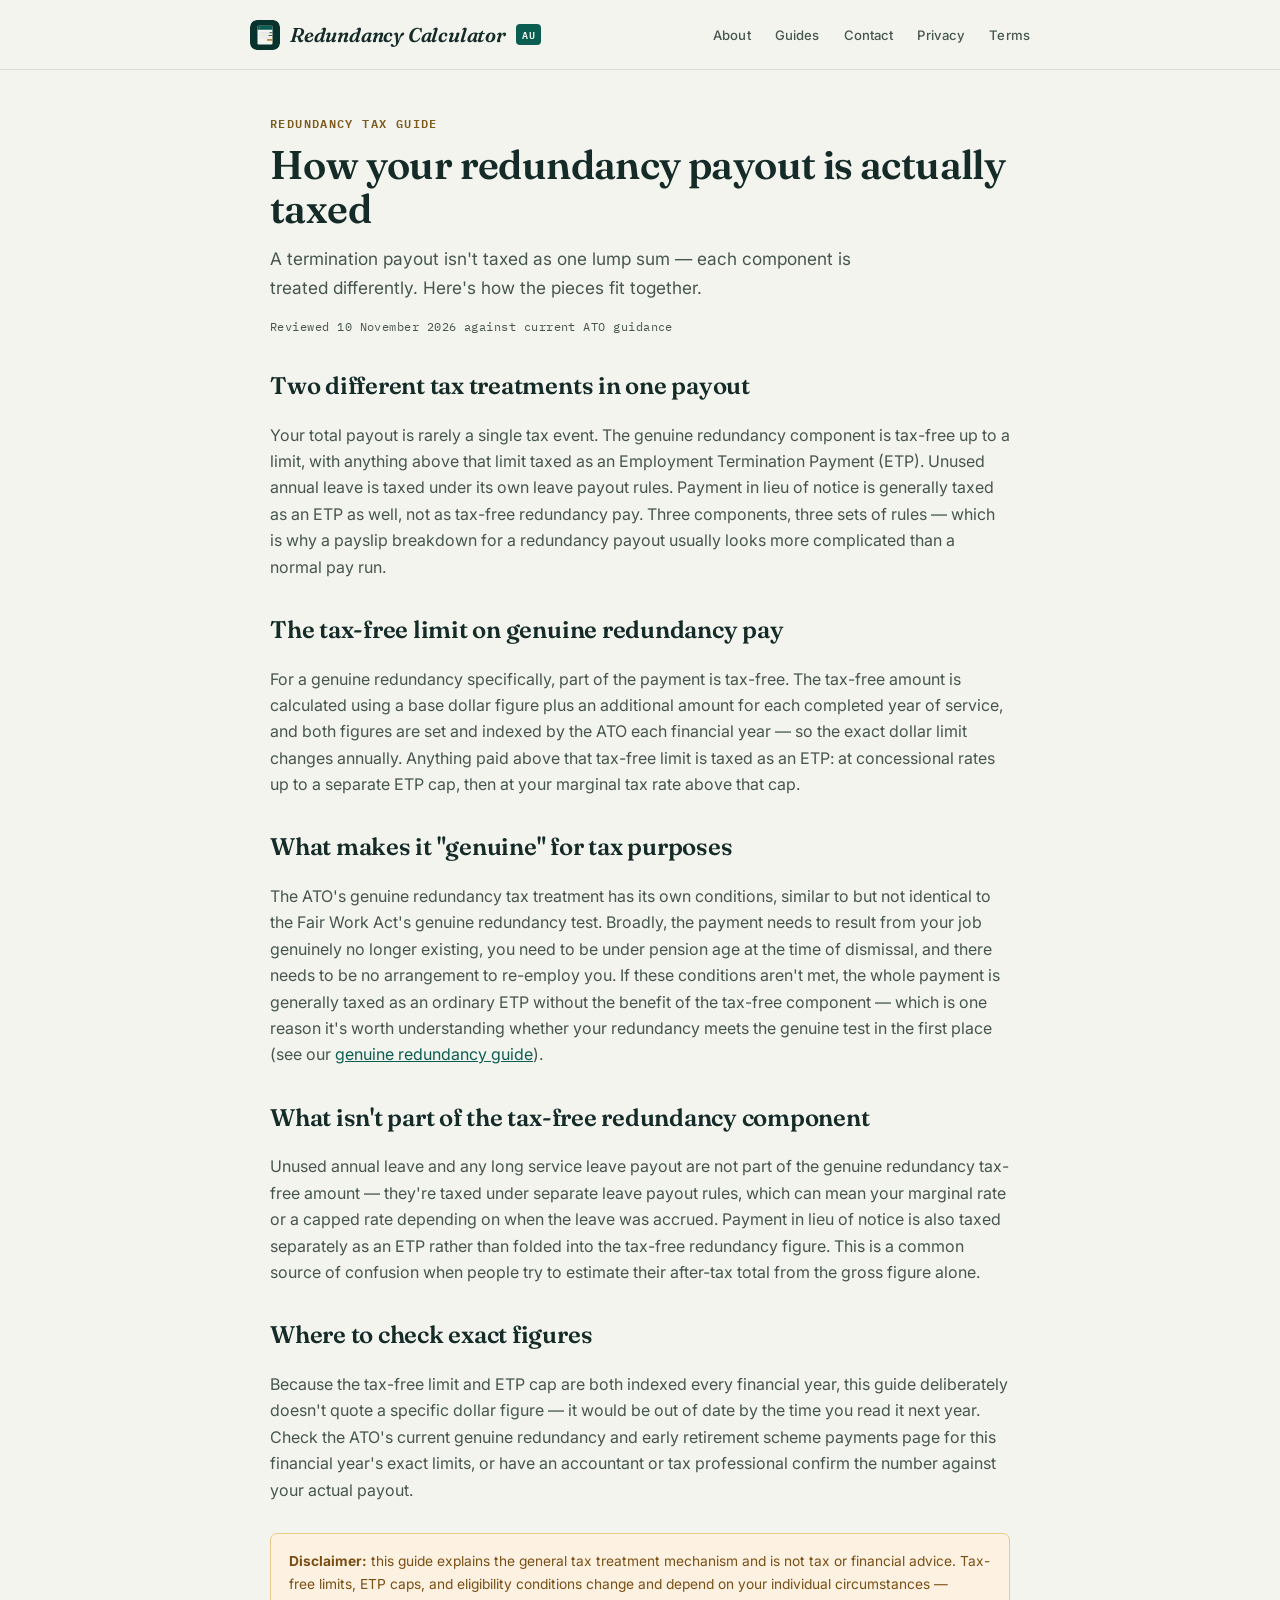
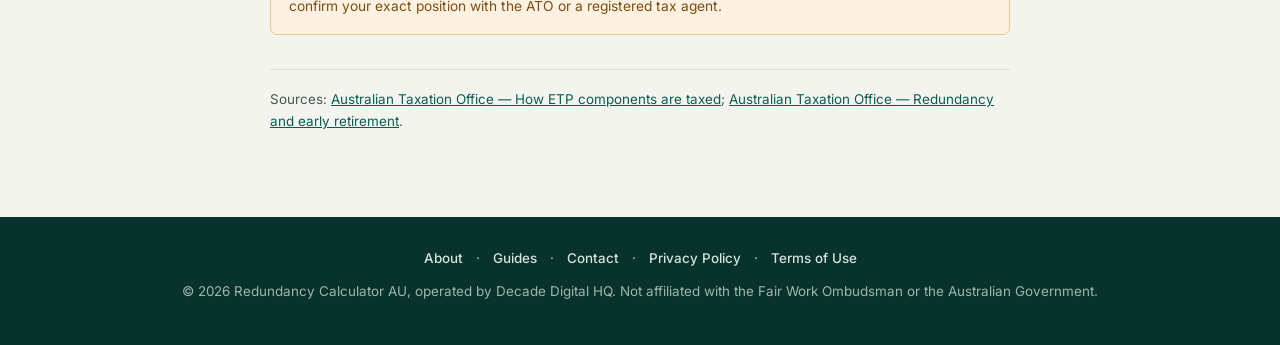
<file: redundancy-payout-tax-guide.html>
<!DOCTYPE html>
<html lang="en-AU">
<head>
<meta charset="UTF-8">
<meta name="viewport" content="width=device-width, initial-scale=1.0">
<!-- Google Analytics (GA4) -->
<script async src="https://www.googletagmanager.com/gtag/js?id=G-P697HZBQ4J"></script>
<script>window.dataLayer=window.dataLayer||[];function gtag(){dataLayer.push(arguments);}gtag('js',new Date());gtag('config','G-P697HZBQ4J');</script>
<script src="/analytics.js" defer></script>
<title>How Redundancy Pay Is Taxed in Australia — ETP Caps Explained</title>
<meta name="description" content="Why your redundancy pay, leave payout, and notice pay are each taxed differently, what the ETP cap is, and what makes a payment genuine for tax purposes.">
<link rel="preconnect" href="https://fonts.googleapis.com">
<link rel="preconnect" href="https://fonts.gstatic.com" crossorigin>
<link rel="icon" href="favicon.ico" sizes="any">
<link rel="icon" href="favicon-32x32.png" type="image/png" sizes="32x32">
<link rel="icon" href="favicon-16x16.png" type="image/png" sizes="16x16">
<link rel="apple-touch-icon" href="apple-touch-icon.png">
<link rel="canonical" href="https://ausredundancycalculator.com.au/redundancy-payout-tax-guide">
<link rel="stylesheet" href="styles.css">
<meta property="og:type" content="article">
<meta property="og:title" content="How Redundancy Pay Is Taxed in Australia — ETP Caps Explained">
<meta property="og:description" content="Why your redundancy pay, leave payout, and notice pay are each taxed differently, what the ETP cap is, and what makes a payment genuine for tax purposes.">
<meta property="og:url" content="https://ausredundancycalculator.com.au/redundancy-payout-tax-guide">
<meta property="og:site_name" content="Redundancy Calculator AU">
<meta property="og:image" content="https://ausredundancycalculator.com.au/og-image.png">
<script type="application/ld+json">
{
  "@context": "https://schema.org",
  "@type": "Article",
  "headline": "How your redundancy payout is actually taxed",
  "description": "Why redundancy pay, leave payout and notice pay are each taxed differently, what the ETP cap is, and what makes a payment genuine for tax purposes.",
  "url": "https://ausredundancycalculator.com.au/redundancy-payout-tax-guide",
  "mainEntityOfPage": "https://ausredundancycalculator.com.au/redundancy-payout-tax-guide",
  "image": "https://ausredundancycalculator.com.au/og-image.png",
  "datePublished": "2026-09-28",
  "dateModified": "2026-11-10",
  "inLanguage": "en-AU",
  "author": { "@type": "Organization", "name": "Redundancy Calculator AU", "url": "https://ausredundancycalculator.com.au/about" },
  "publisher": { "@type": "Organization", "name": "Decade Digital HQ" }
}
</script>
<script type="application/ld+json">
{
  "@context": "https://schema.org",
  "@type": "BreadcrumbList",
  "itemListElement": [
    { "@type": "ListItem", "position": 1, "name": "Home", "item": "https://ausredundancycalculator.com.au/" },
    { "@type": "ListItem", "position": 2, "name": "Guides", "item": "https://ausredundancycalculator.com.au/guides" },
    { "@type": "ListItem", "position": 3, "name": "Redundancy tax", "item": "https://ausredundancycalculator.com.au/redundancy-payout-tax-guide" }
  ]
}
</script>
</head>
<body class="legal-page">

<header>
  <div class="inner">
    <a href="/" class="logo">
      <svg width="30" height="30" viewBox="0 0 512 512" aria-hidden="true">
        <rect width="512" height="512" rx="112" fill="#07332c"/>
        <rect x="128" y="96" width="256" height="320" rx="20" fill="#f4f4ef"/>
        <rect x="128" y="96" width="256" height="66" rx="20" fill="#0b5d52"/>
        <rect x="128" y="142" width="256" height="20" fill="#0b5d52"/>
        <circle cx="166" cy="129" r="10" fill="#b9873a"/>
        <rect x="168" y="210" width="150" height="16" rx="4" fill="none" stroke="#9aa398" stroke-width="2" stroke-dasharray="1 10" stroke-linecap="round"/>
        <rect x="330" y="210" width="54" height="16" rx="4" fill="#46564f"/>
        <rect x="168" y="256" width="150" height="16" rx="4" fill="none" stroke="#9aa398" stroke-width="2" stroke-dasharray="1 10" stroke-linecap="round"/>
        <rect x="318" y="256" width="66" height="16" rx="4" fill="#46564f"/>
        <line x1="152" y1="304" x2="384" y2="304" stroke="#c3c9ba" stroke-width="4" stroke-dasharray="10 8" stroke-linecap="round"/>
        <rect x="290" y="324" width="94" height="30" rx="6" fill="#b9873a"/>
      </svg>
      Redundancy Calculator <span class="tag">AU</span>
    </a>
    <nav>
      <a href="/about">About</a>
      <a href="/guides">Guides</a>
      <a href="/contact">Contact</a>
      <a href="/privacy">Privacy</a>
      <a href="/terms">Terms</a>
    </nav>
  </div>
</header>

<main>
  <div class="eyebrow">Redundancy Tax Guide</div>
  <h1>How your redundancy payout is actually taxed</h1>

  <p class="subtitle">A termination payout isn't taxed as one lump sum &mdash; each component is treated differently. Here's how the pieces fit together.</p>
  <p class="reviewed-note">Reviewed 10 November 2026 against current ATO guidance</p>

  <h2>Two different tax treatments in one payout</h2>
  <p>Your total payout is rarely a single tax event. The genuine redundancy component is tax-free up to a limit, with anything above that limit taxed as an Employment Termination Payment (ETP). Unused annual leave is taxed under its own leave payout rules. Payment in lieu of notice is generally taxed as an ETP as well, not as tax-free redundancy pay. Three components, three sets of rules &mdash; which is why a payslip breakdown for a redundancy payout usually looks more complicated than a normal pay run.</p>

  <h2>The tax-free limit on genuine redundancy pay</h2>
  <p>For a genuine redundancy specifically, part of the payment is tax-free. The tax-free amount is calculated using a base dollar figure plus an additional amount for each completed year of service, and both figures are set and indexed by the ATO each financial year &mdash; so the exact dollar limit changes annually. Anything paid above that tax-free limit is taxed as an ETP: at concessional rates up to a separate ETP cap, then at your marginal tax rate above that cap.</p>

  <h2>What makes it "genuine" for tax purposes</h2>
  <p>The ATO's genuine redundancy tax treatment has its own conditions, similar to but not identical to the Fair Work Act's genuine redundancy test. Broadly, the payment needs to result from your job genuinely no longer existing, you need to be under pension age at the time of dismissal, and there needs to be no arrangement to re-employ you. If these conditions aren't met, the whole payment is generally taxed as an ordinary ETP without the benefit of the tax-free component &mdash; which is one reason it's worth understanding whether your redundancy meets the genuine test in the first place (see our <a href="/genuine-redundancy-guide">genuine redundancy guide</a>).</p>

  <h2>What isn't part of the tax-free redundancy component</h2>
  <p>Unused annual leave and any long service leave payout are not part of the genuine redundancy tax-free amount &mdash; they're taxed under separate leave payout rules, which can mean your marginal rate or a capped rate depending on when the leave was accrued. Payment in lieu of notice is also taxed separately as an ETP rather than folded into the tax-free redundancy figure. This is a common source of confusion when people try to estimate their after-tax total from the gross figure alone.</p>

  <h2>Where to check exact figures</h2>
  <p>Because the tax-free limit and ETP cap are both indexed every financial year, this guide deliberately doesn't quote a specific dollar figure &mdash; it would be out of date by the time you read it next year. Check the ATO's current genuine redundancy and early retirement scheme payments page for this financial year's exact limits, or have an accountant or tax professional confirm the number against your actual payout.</p>

  <div class="disclaimer">
    <strong>Disclaimer:</strong> this guide explains the general tax treatment mechanism and is not tax or financial advice. Tax-free limits, ETP caps, and eligibility conditions change and depend on your individual circumstances &mdash; confirm your exact position with the ATO or a registered tax agent.
  </div>

  <p class="source-note">Sources: <a href="https://www.ato.gov.au/individuals-and-families/jobs-and-employment-types/working-as-an-employee/leaving-your-job/how-etp-components-are-taxed" target="_blank" rel="noopener noreferrer">Australian Taxation Office &mdash; How ETP components are taxed</a>; <a href="https://www.ato.gov.au/businesses-and-organisations/hiring-and-paying-your-workers/engaging-a-worker/when-a-worker-leaves-your-business/taxation-of-termination-payments/redundancy-and-early-retirement" target="_blank" rel="noopener noreferrer">Australian Taxation Office &mdash; Redundancy and early retirement</a>.</p>

</main>

<footer>
  <div>
    <a href="/about">About</a> ·
    <a href="/guides">Guides</a> ·
    <a href="/contact">Contact</a> ·
    <a href="/privacy">Privacy Policy</a> ·
    <a href="/terms">Terms of Use</a>
  </div>
  <p style="margin-top:10px;">© <span id="year"></span> Redundancy Calculator AU, operated by Decade Digital HQ. Not affiliated with the Fair Work Ombudsman or the Australian Government.</p>
</footer>
<script>document.getElementById('year').textContent = new Date().getFullYear();</script>
</body>
</html>
</file>
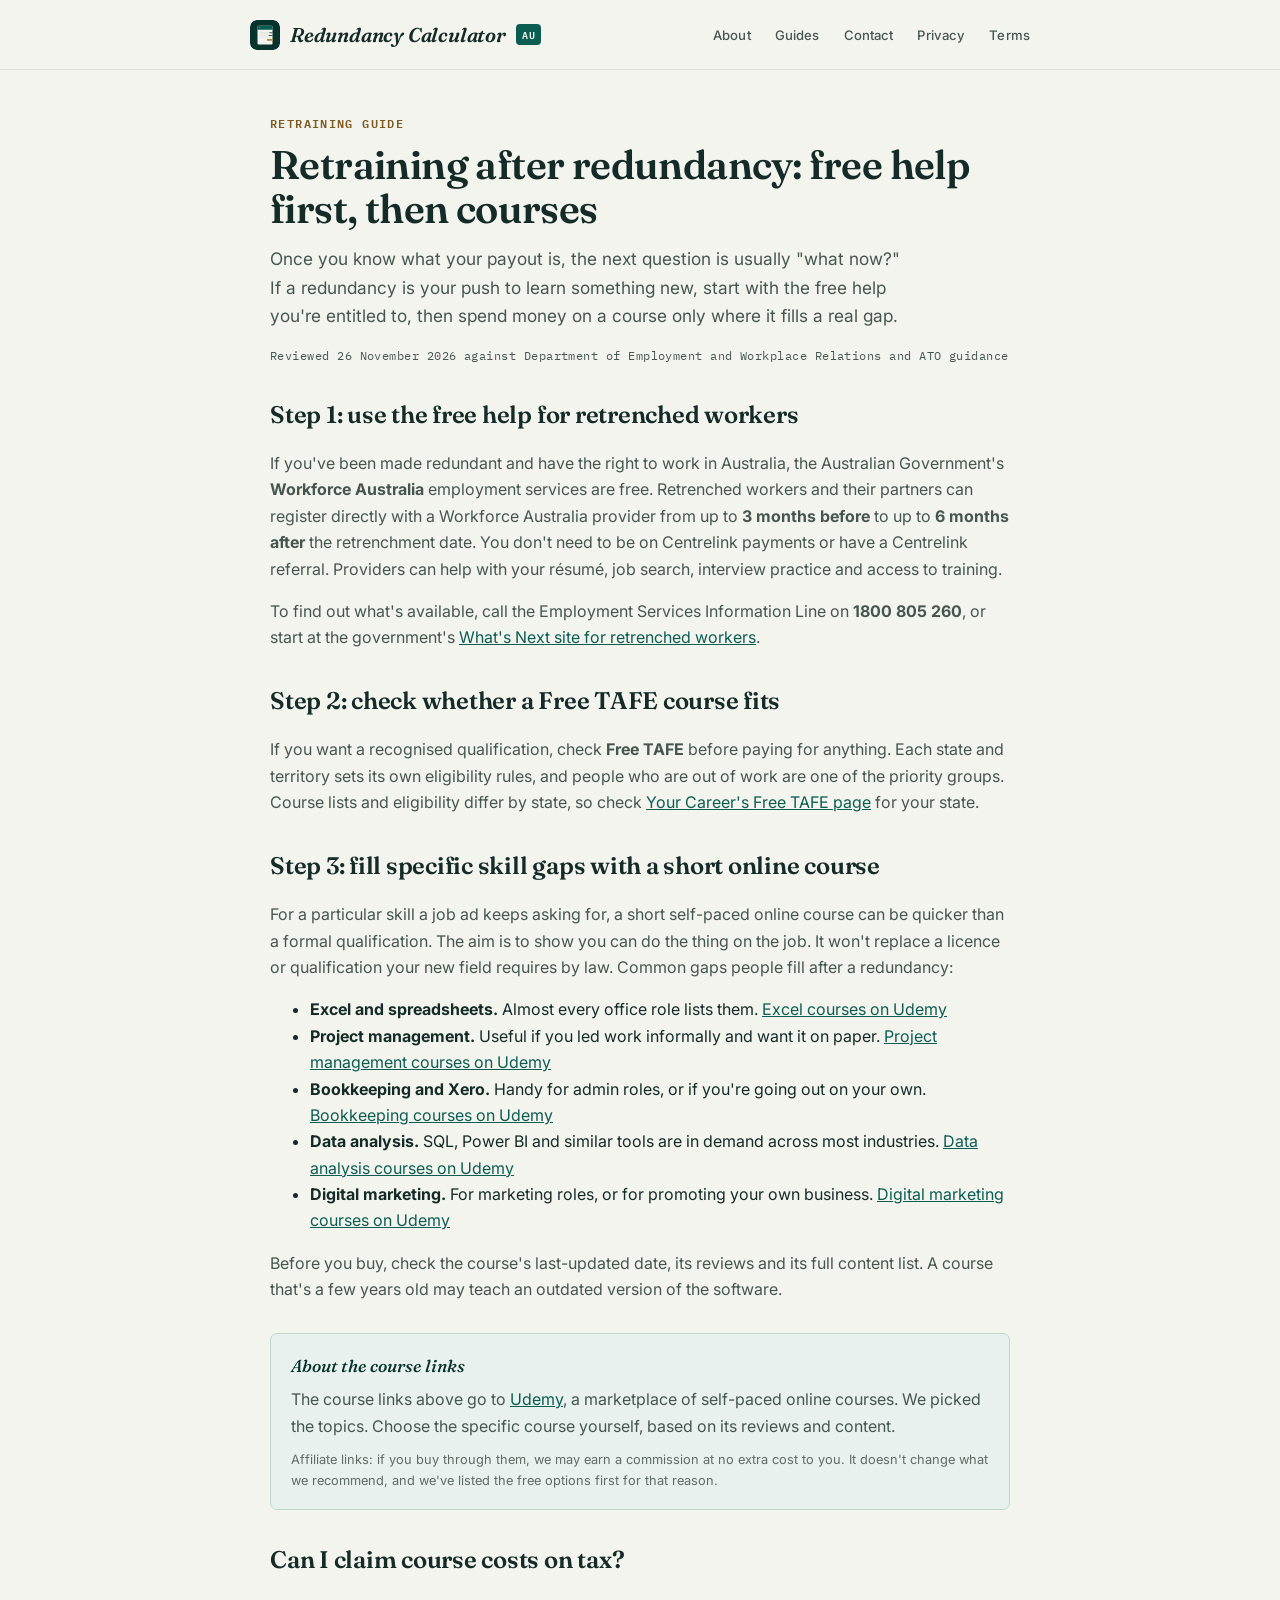
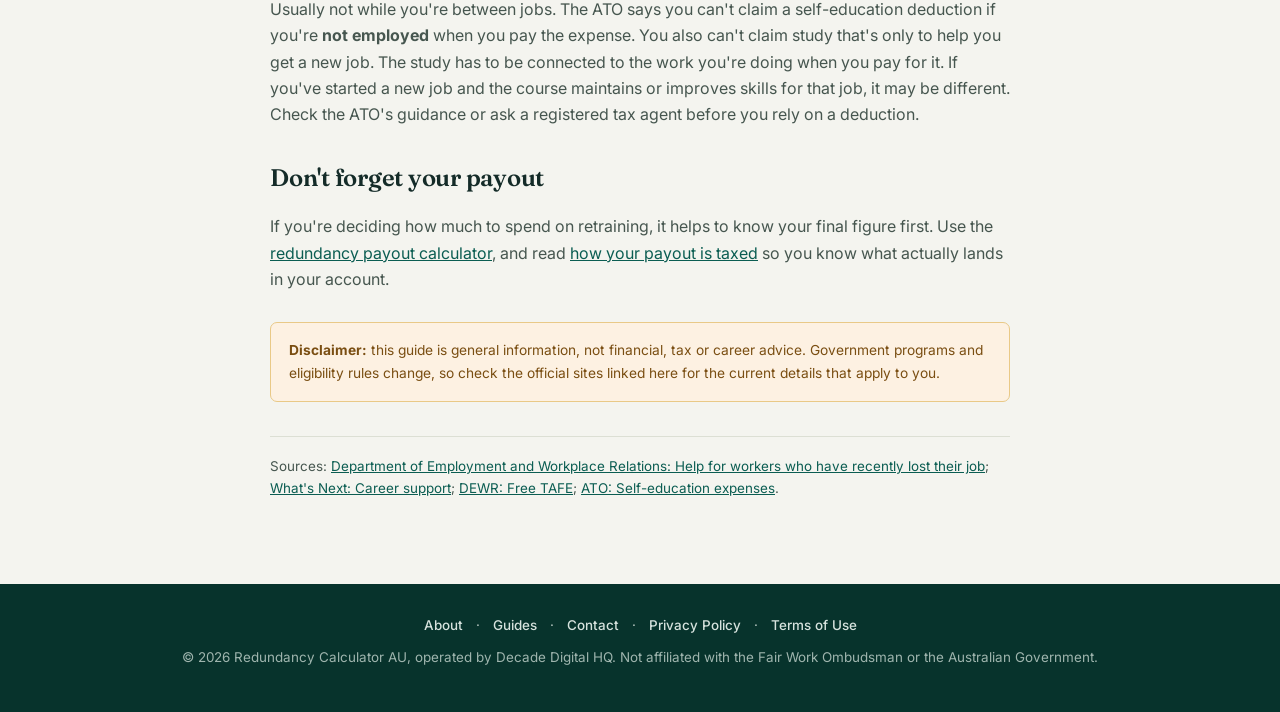
<file: retraining-after-redundancy.html>
<!DOCTYPE html>
<html lang="en-AU">
<head>
<meta charset="UTF-8">
<meta name="viewport" content="width=device-width, initial-scale=1.0">
<!-- Google Analytics (GA4) -->
<script async src="https://www.googletagmanager.com/gtag/js?id=G-P697HZBQ4J"></script>
<script>window.dataLayer=window.dataLayer||[];function gtag(){dataLayer.push(arguments);}gtag('js',new Date());gtag('config','G-P697HZBQ4J');</script>
<script src="/analytics.js" defer></script>
<title>Retraining After Redundancy: Free Help First, Then Courses</title>
<meta name="description" content="Made redundant and thinking about a new direction? Start with the free government help for retrenched workers, then pick a short course that fits. Plus what you can and can't claim on tax.">
<link rel="preconnect" href="https://fonts.googleapis.com">
<link rel="preconnect" href="https://fonts.gstatic.com" crossorigin>
<link rel="icon" href="favicon.ico" sizes="any">
<link rel="icon" href="favicon-32x32.png" type="image/png" sizes="32x32">
<link rel="icon" href="favicon-16x16.png" type="image/png" sizes="16x16">
<link rel="apple-touch-icon" href="apple-touch-icon.png">
<link rel="canonical" href="https://ausredundancycalculator.com.au/retraining-after-redundancy">
<link rel="stylesheet" href="styles.css">
<meta property="og:type" content="article">
<meta property="og:title" content="Retraining After Redundancy: Free Help First, Then Courses">
<meta property="og:description" content="Start with the free government help for retrenched workers, then pick a short course that fits. Plus what you can and can't claim on tax.">
<meta property="og:url" content="https://ausredundancycalculator.com.au/retraining-after-redundancy">
<meta property="og:site_name" content="Redundancy Calculator AU">
<meta property="og:image" content="https://ausredundancycalculator.com.au/og-image.png">
<script type="application/ld+json">
{
  "@context": "https://schema.org",
  "@type": "Article",
  "headline": "Retraining after redundancy: free help first, then courses",
  "description": "Free government help for retrenched workers in Australia, how to choose a short course, and what you can and can't claim on tax.",
  "url": "https://ausredundancycalculator.com.au/retraining-after-redundancy",
  "mainEntityOfPage": "https://ausredundancycalculator.com.au/retraining-after-redundancy",
  "image": "https://ausredundancycalculator.com.au/og-image.png",
  "datePublished": "2026-11-26",
  "dateModified": "2026-11-26",
  "inLanguage": "en-AU",
  "author": { "@type": "Organization", "name": "Redundancy Calculator AU", "url": "https://ausredundancycalculator.com.au/about" },
  "publisher": { "@type": "Organization", "name": "Decade Digital HQ" }
}
</script>
<script type="application/ld+json">
{
  "@context": "https://schema.org",
  "@type": "BreadcrumbList",
  "itemListElement": [
    { "@type": "ListItem", "position": 1, "name": "Home", "item": "https://ausredundancycalculator.com.au/" },
    { "@type": "ListItem", "position": 2, "name": "Guides", "item": "https://ausredundancycalculator.com.au/guides" },
    { "@type": "ListItem", "position": 3, "name": "Retraining after redundancy", "item": "https://ausredundancycalculator.com.au/retraining-after-redundancy" }
  ]
}
</script>
</head>
<body class="legal-page">

<header>
  <div class="inner">
    <a href="/" class="logo">
      <svg width="30" height="30" viewBox="0 0 512 512" aria-hidden="true">
        <rect width="512" height="512" rx="112" fill="#07332c"/>
        <rect x="128" y="96" width="256" height="320" rx="20" fill="#f4f4ef"/>
        <rect x="128" y="96" width="256" height="66" rx="20" fill="#0b5d52"/>
        <rect x="128" y="142" width="256" height="20" fill="#0b5d52"/>
        <circle cx="166" cy="129" r="10" fill="#b9873a"/>
        <rect x="168" y="210" width="150" height="16" rx="4" fill="none" stroke="#9aa398" stroke-width="2" stroke-dasharray="1 10" stroke-linecap="round"/>
        <rect x="330" y="210" width="54" height="16" rx="4" fill="#46564f"/>
        <rect x="168" y="256" width="150" height="16" rx="4" fill="none" stroke="#9aa398" stroke-width="2" stroke-dasharray="1 10" stroke-linecap="round"/>
        <rect x="318" y="256" width="66" height="16" rx="4" fill="#46564f"/>
        <line x1="152" y1="304" x2="384" y2="304" stroke="#c3c9ba" stroke-width="4" stroke-dasharray="10 8" stroke-linecap="round"/>
        <rect x="290" y="324" width="94" height="30" rx="6" fill="#b9873a"/>
      </svg>
      Redundancy Calculator <span class="tag">AU</span>
    </a>
    <nav>
      <a href="/about">About</a>
      <a href="/guides">Guides</a>
      <a href="/contact">Contact</a>
      <a href="/privacy">Privacy</a>
      <a href="/terms">Terms</a>
    </nav>
  </div>
</header>

<main>
  <div class="eyebrow">Retraining Guide</div>
  <h1>Retraining after redundancy: free help first, then courses</h1>

  <p class="subtitle">Once you know what your payout is, the next question is usually "what now?" If a redundancy is your push to learn something new, start with the free help you're entitled to, then spend money on a course only where it fills a real gap.</p>
  <p class="reviewed-note">Reviewed 26 November 2026 against Department of Employment and Workplace Relations and ATO guidance</p>

  <h2>Step 1: use the free help for retrenched workers</h2>
  <p>If you've been made redundant and have the right to work in Australia, the Australian Government's <strong>Workforce Australia</strong> employment services are free. Retrenched workers and their partners can register directly with a Workforce Australia provider from up to <strong>3 months before</strong> to up to <strong>6 months after</strong> the retrenchment date. You don't need to be on Centrelink payments or have a Centrelink referral. Providers can help with your résumé, job search, interview practice and access to training.</p>
  <p>To find out what's available, call the Employment Services Information Line on <strong>1800 805 260</strong>, or start at the government's <a href="https://whatsnext.dewr.gov.au/have-you-been-retrenched/career-support" target="_blank" rel="noopener noreferrer">What's Next site for retrenched workers</a>.</p>

  <h2>Step 2: check whether a Free TAFE course fits</h2>
  <p>If you want a recognised qualification, check <strong>Free TAFE</strong> before paying for anything. Each state and territory sets its own eligibility rules, and people who are out of work are one of the priority groups. Course lists and eligibility differ by state, so check <a href="https://www.yourcareer.gov.au/free-tafe" target="_blank" rel="noopener noreferrer">Your Career's Free TAFE page</a> for your state.</p>

  <h2>Step 3: fill specific skill gaps with a short online course</h2>
  <p>For a particular skill a job ad keeps asking for, a short self-paced online course can be quicker than a formal qualification. The aim is to show you can do the thing on the job. It won't replace a licence or qualification your new field requires by law. Common gaps people fill after a redundancy:</p>
  <ul>
    <li><strong>Excel and spreadsheets.</strong> Almost every office role lists them. <a href="https://trk.udemy.com/c/8309544/3193860/39854?u=https%3A%2F%2Fwww.udemy.com%2Fcourses%2Fsearch%2F%3Fq%3Dexcel&amp;subId1=retraining-guide" target="_blank" rel="sponsored nofollow noopener">Excel courses on Udemy</a></li>
    <li><strong>Project management.</strong> Useful if you led work informally and want it on paper. <a href="https://trk.udemy.com/c/8309544/3193860/39854?u=https%3A%2F%2Fwww.udemy.com%2Fcourses%2Fsearch%2F%3Fq%3Dproject%2520management&amp;subId1=retraining-guide" target="_blank" rel="sponsored nofollow noopener">Project management courses on Udemy</a></li>
    <li><strong>Bookkeeping and Xero.</strong> Handy for admin roles, or if you're going out on your own. <a href="https://trk.udemy.com/c/8309544/3193860/39854?u=https%3A%2F%2Fwww.udemy.com%2Fcourses%2Fsearch%2F%3Fq%3Dxero%2520bookkeeping&amp;subId1=retraining-guide" target="_blank" rel="sponsored nofollow noopener">Bookkeeping courses on Udemy</a></li>
    <li><strong>Data analysis.</strong> SQL, Power BI and similar tools are in demand across most industries. <a href="https://trk.udemy.com/c/8309544/3193860/39854?u=https%3A%2F%2Fwww.udemy.com%2Fcourses%2Fsearch%2F%3Fq%3Ddata%2520analysis&amp;subId1=retraining-guide" target="_blank" rel="sponsored nofollow noopener">Data analysis courses on Udemy</a></li>
    <li><strong>Digital marketing.</strong> For marketing roles, or for promoting your own business. <a href="https://trk.udemy.com/c/8309544/3193860/39854?u=https%3A%2F%2Fwww.udemy.com%2Fcourses%2Fsearch%2F%3Fq%3Ddigital%2520marketing&amp;subId1=retraining-guide" target="_blank" rel="sponsored nofollow noopener">Digital marketing courses on Udemy</a></li>
  </ul>
  <p>Before you buy, check the course's last-updated date, its reviews and its full content list. A course that's a few years old may teach an outdated version of the software.</p>

  <div class="partner-box">
    <h3>About the course links</h3>
    <p>The course links above go to <a href="https://trk.udemy.com/c/8309544/3193860/39854?subId1=retraining-guide-box" target="_blank" rel="sponsored nofollow noopener">Udemy</a>, a marketplace of self-paced online courses. We picked the topics. Choose the specific course yourself, based on its reviews and content.</p>
    <p class="disclosure">Affiliate links: if you buy through them, we may earn a commission at no extra cost to you. It doesn't change what we recommend, and we've listed the free options first for that reason.</p>
  </div>

  <h2>Can I claim course costs on tax?</h2>
  <p>Usually not while you're between jobs. The ATO says you can't claim a self-education deduction if you're <strong>not employed</strong> when you pay the expense. You also can't claim study that's only to help you get a new job. The study has to be connected to the work you're doing when you pay for it. If you've started a new job and the course maintains or improves skills for that job, it may be different. Check the ATO's guidance or ask a registered tax agent before you rely on a deduction.</p>

  <h2>Don't forget your payout</h2>
  <p>If you're deciding how much to spend on retraining, it helps to know your final figure first. Use the <a href="/">redundancy payout calculator</a>, and read <a href="/redundancy-payout-tax-guide">how your payout is taxed</a> so you know what actually lands in your account.</p>

  <div class="disclaimer">
    <strong>Disclaimer:</strong> this guide is general information, not financial, tax or career advice. Government programs and eligibility rules change, so check the official sites linked here for the current details that apply to you.
  </div>

  <p class="source-note">Sources: <a href="https://www.dewr.gov.au/help-workers-who-have-recently-lost-their-job" target="_blank" rel="noopener noreferrer">Department of Employment and Workplace Relations: Help for workers who have recently lost their job</a>; <a href="https://whatsnext.dewr.gov.au/have-you-been-retrenched/career-support" target="_blank" rel="noopener noreferrer">What's Next: Career support</a>; <a href="https://www.dewr.gov.au/skills-reform/fee-free-tafe" target="_blank" rel="noopener noreferrer">DEWR: Free TAFE</a>; <a href="https://www.ato.gov.au/individuals-and-families/income-deductions-offsets-and-records/deductions-you-can-claim/education-training-and-seminars/self-education-expenses" target="_blank" rel="noopener noreferrer">ATO: Self-education expenses</a>.</p>

</main>

<footer>
  <div>
    <a href="/about">About</a> ·
    <a href="/guides">Guides</a> ·
    <a href="/contact">Contact</a> ·
    <a href="/privacy">Privacy Policy</a> ·
    <a href="/terms">Terms of Use</a>
  </div>
  <p style="margin-top:10px;">© <span id="year"></span> Redundancy Calculator AU, operated by Decade Digital HQ. Not affiliated with the Fair Work Ombudsman or the Australian Government.</p>
</footer>
<script>document.getElementById('year').textContent = new Date().getFullYear();</script>
</body>
</html>
</file>
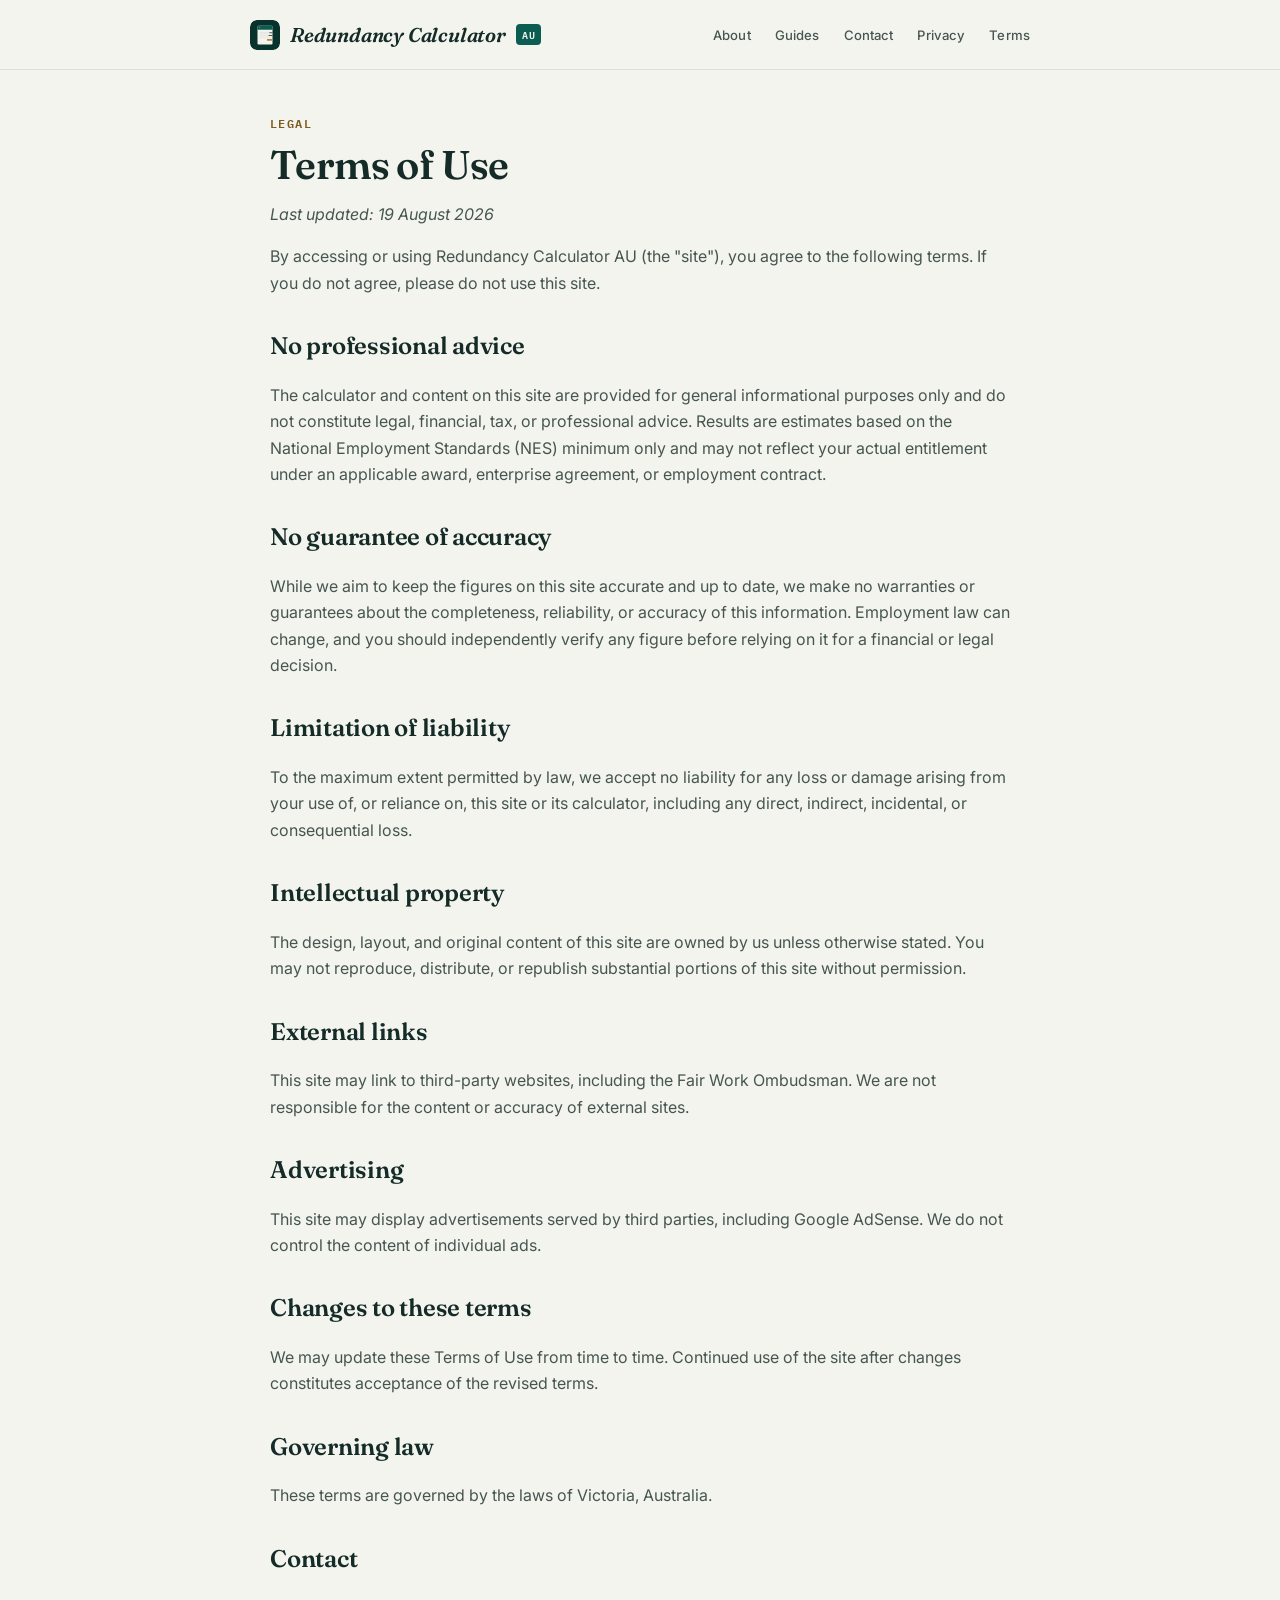
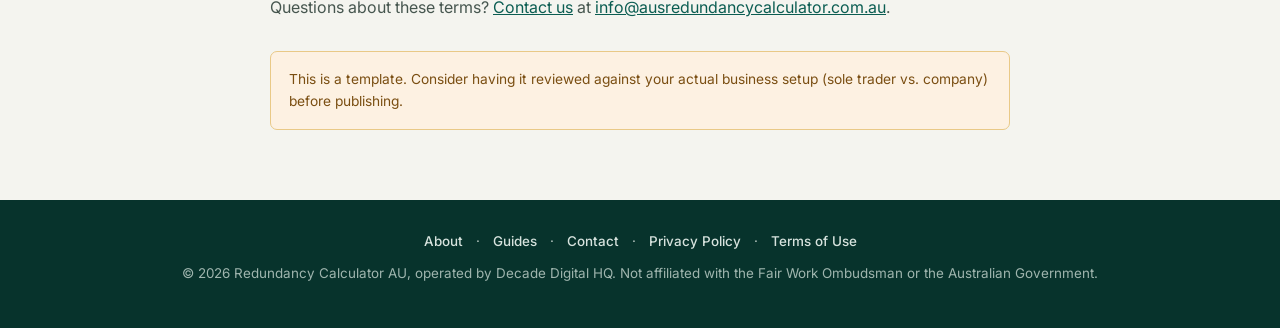
<file: terms.html>
<!DOCTYPE html>
<html lang="en-AU">
<head>
<meta charset="UTF-8">
<meta name="viewport" content="width=device-width, initial-scale=1.0">
<!-- Google Analytics (GA4) -->
<script async src="https://www.googletagmanager.com/gtag/js?id=G-P697HZBQ4J"></script>
<script>window.dataLayer=window.dataLayer||[];function gtag(){dataLayer.push(arguments);}gtag('js',new Date());gtag('config','G-P697HZBQ4J');</script>
<script src="/analytics.js" defer></script>
<title>Terms of Use — Redundancy Calculator AU</title>
<meta name="description" content="Terms of use for Redundancy Calculator AU: estimates of NES minimum entitlements only, not legal or financial advice.">
<link rel="preconnect" href="https://fonts.googleapis.com">
<link rel="preconnect" href="https://fonts.gstatic.com" crossorigin>
<link rel="icon" href="favicon.ico" sizes="any">
<link rel="icon" href="favicon-32x32.png" type="image/png" sizes="32x32">
<link rel="icon" href="favicon-16x16.png" type="image/png" sizes="16x16">
<link rel="apple-touch-icon" href="apple-touch-icon.png">
<link rel="canonical" href="https://ausredundancycalculator.com.au/terms">
<meta property="og:type" content="website">
<meta property="og:title" content="Terms of Use — Redundancy Calculator AU">
<meta property="og:description" content="Terms of use for Redundancy Calculator AU: estimates of NES minimum entitlements only, not legal or financial advice.">
<meta property="og:url" content="https://ausredundancycalculator.com.au/terms">
<meta property="og:site_name" content="Redundancy Calculator AU">
<meta property="og:image" content="https://ausredundancycalculator.com.au/og-image.png">
<link rel="stylesheet" href="styles.css">
</head>
<body class="legal-page">

<header>
  <div class="inner">
    <a href="/" class="logo">
      <svg width="30" height="30" viewBox="0 0 512 512" aria-hidden="true">
        <rect width="512" height="512" rx="112" fill="#07332c"/>
        <rect x="128" y="96" width="256" height="320" rx="20" fill="#f4f4ef"/>
        <rect x="128" y="96" width="256" height="66" rx="20" fill="#0b5d52"/>
        <rect x="128" y="142" width="256" height="20" fill="#0b5d52"/>
        <circle cx="166" cy="129" r="10" fill="#b9873a"/>
        <rect x="168" y="210" width="150" height="16" rx="4" fill="none" stroke="#9aa398" stroke-width="2" stroke-dasharray="1 10" stroke-linecap="round"/>
        <rect x="330" y="210" width="54" height="16" rx="4" fill="#46564f"/>
        <rect x="168" y="256" width="150" height="16" rx="4" fill="none" stroke="#9aa398" stroke-width="2" stroke-dasharray="1 10" stroke-linecap="round"/>
        <rect x="318" y="256" width="66" height="16" rx="4" fill="#46564f"/>
        <line x1="152" y1="304" x2="384" y2="304" stroke="#c3c9ba" stroke-width="4" stroke-dasharray="10 8" stroke-linecap="round"/>
        <rect x="290" y="324" width="94" height="30" rx="6" fill="#b9873a"/>
      </svg>
      Redundancy Calculator <span class="tag">AU</span>
    </a>
    <nav>
      <a href="/about">About</a>
      <a href="/guides">Guides</a>
      <a href="/contact">Contact</a>
      <a href="/privacy">Privacy</a>
      <a href="/terms">Terms</a>
    </nav>
  </div>
</header>

<main>
  <div class="eyebrow">Legal</div>
  <h1>Terms of Use</h1>
  <p><em>Last updated: 19 August 2026</em></p>

  <p>By accessing or using Redundancy Calculator AU (the "site"), you agree to the following terms. If you do not agree, please do not use this site.</p>

  <h2>No professional advice</h2>
  <p>The calculator and content on this site are provided for general informational purposes only and do not constitute legal, financial, tax, or professional advice. Results are estimates based on the National Employment Standards (NES) minimum only and may not reflect your actual entitlement under an applicable award, enterprise agreement, or employment contract.</p>

  <h2>No guarantee of accuracy</h2>
  <p>While we aim to keep the figures on this site accurate and up to date, we make no warranties or guarantees about the completeness, reliability, or accuracy of this information. Employment law can change, and you should independently verify any figure before relying on it for a financial or legal decision.</p>

  <h2>Limitation of liability</h2>
  <p>To the maximum extent permitted by law, we accept no liability for any loss or damage arising from your use of, or reliance on, this site or its calculator, including any direct, indirect, incidental, or consequential loss.</p>

  <h2>Intellectual property</h2>
  <p>The design, layout, and original content of this site are owned by us unless otherwise stated. You may not reproduce, distribute, or republish substantial portions of this site without permission.</p>

  <h2>External links</h2>
  <p>This site may link to third-party websites, including the Fair Work Ombudsman. We are not responsible for the content or accuracy of external sites.</p>

  <h2>Advertising</h2>
  <p>This site may display advertisements served by third parties, including Google AdSense. We do not control the content of individual ads.</p>

  <h2>Changes to these terms</h2>
  <p>We may update these Terms of Use from time to time. Continued use of the site after changes constitutes acceptance of the revised terms.</p>

  <h2>Governing law</h2>
  <p>These terms are governed by the laws of Victoria, Australia.</p>

  <h2>Contact</h2>
  <p>Questions about these terms? <a href="/contact">Contact us</a> at <a href="mailto:info@ausredundancycalculator.com.au">info@ausredundancycalculator.com.au</a>.</p>

  <div class="disclaimer">
    This is a template. Consider having it reviewed against your actual business setup (sole trader vs. company) before publishing.
  </div>
</main>

<footer>
  <div>
    <a href="/about">About</a> ·
    <a href="/guides">Guides</a> ·
    <a href="/contact">Contact</a> ·
    <a href="/privacy">Privacy Policy</a> ·
    <a href="/terms">Terms of Use</a>
  </div>
  <p style="margin-top:10px;">© <span id="year"></span> Redundancy Calculator AU, operated by Decade Digital HQ. Not affiliated with the Fair Work Ombudsman or the Australian Government.</p>
</footer>
<script>document.getElementById('year').textContent = new Date().getFullYear();</script>
</body>
</html>
</file>
<file: styles.css>
@import url('https://fonts.googleapis.com/css2?family=Fraunces:ital,opsz,wght@0,9..144,500;0,9..144,600;0,9..144,700;1,9..144,500&family=Inter:wght@400;500;600;700&family=IBM+Plex+Mono:wght@500;600;700&display=swap');

:root {
  --paper: #f4f4ef;
  --paper-raised: #ffffff;
  --ink: #142b28;
  --ink-soft: #46564f;
  --ink-faint: #5f6b65; /* darkened from #7c8a83 for WCAG AA contrast */
  --teal: #0b5d52;
  --teal-deep: #07332c;
  --gold: #b9873a;
  --gold-text: #7d5a1d; /* gold for small text; brand gold kept for borders/icons */
  --gold-soft: #f3e6c8;
  --line: #dcdfd4;
  --line-strong: #c3c9ba;
  --amber-bg: #fdf1e2;
  --amber-line: #e9c987;
  --amber-ink: #7a4e12;
  --clay: #a8562f;
  --clay-soft: #f3e3d8;
  --teal-bg: #e8f1ee;
  --teal-line: #bcd9d0;
  --radius-lg: 14px;
  --radius-sm: 7px;
  --max-width: 780px;
  --serif: "Fraunces", Georgia, serif;
  --sans: "Inter", -apple-system, BlinkMacSystemFont, "Segoe UI", sans-serif;
  --mono: "IBM Plex Mono", ui-monospace, SFMono-Regular, Menlo, monospace;
}

* { box-sizing: border-box; }

html { scroll-behavior: smooth; }

body {
  margin: 0;
  font-family: var(--sans);
  background: var(--paper);
  color: var(--ink);
  line-height: 1.65;
  -webkit-font-smoothing: antialiased;
}

a { color: var(--teal); }

::selection { background: var(--gold-soft); color: var(--ink); }

/* ---------- Header ---------- */

header {
  border-bottom: 1px solid var(--line);
  padding: 18px 20px;
  position: sticky;
  top: 0;
  z-index: 10;
  backdrop-filter: blur(6px);
  background: rgba(244, 244, 239, 0.92);
}

header .inner {
  max-width: var(--max-width);
  margin: 0 auto;
  display: flex;
  justify-content: space-between;
  align-items: center;
  flex-wrap: wrap;
  gap: 12px;
}

header a.logo {
  color: var(--ink);
  text-decoration: none;
  font-family: var(--serif);
  font-weight: 600;
  font-style: italic;
  font-size: 1.25rem;
  letter-spacing: -0.01em;
  display: flex;
  align-items: center;
  gap: 10px;
}

header a.logo svg {
  flex-shrink: 0;
  border-radius: 7px;
}

header a.logo .tag {
  font-family: var(--mono);
  font-style: normal;
  font-size: 0.62rem;
  font-weight: 600;
  letter-spacing: 0.08em;
  background: var(--teal);
  color: var(--paper);
  padding: 2px 6px;
  border-radius: 4px;
  vertical-align: middle;
}

header nav a {
  color: var(--ink-soft);
  text-decoration: none;
  margin-left: 20px;
  font-size: 0.82rem;
  font-weight: 500;
  letter-spacing: 0.01em;
}

header nav a:hover { color: var(--teal); }

/* ---------- Layout ---------- */

main {
  max-width: var(--max-width);
  margin: 0 auto;
  padding: 44px 20px 70px;
}

.eyebrow {
  font-family: var(--mono);
  font-size: 0.72rem;
  font-weight: 600;
  letter-spacing: 0.12em;
  text-transform: uppercase;
  color: var(--gold-text);
  margin-bottom: 10px;
}

h1 {
  font-family: var(--serif);
  font-weight: 600;
  font-size: 2.5rem;
  line-height: 1.1;
  letter-spacing: -0.015em;
  margin: 0 0 14px;
  color: var(--ink);
}

h2 {
  font-family: var(--serif);
  font-weight: 600;
  font-size: 1.5rem;
  color: var(--ink);
  margin-top: 52px;
  margin-bottom: 14px;
  letter-spacing: -0.01em;
}

h3 {
  font-family: var(--serif);
  font-style: italic;
  font-weight: 500;
  font-size: 1.08rem;
  color: var(--teal-deep);
  margin: 0 0 6px;
}

p.subtitle {
  color: var(--ink-soft);
  font-size: 1.08rem;
  margin: 0 0 34px;
  max-width: 58ch;
}

/* ---------- Calculator card (payslip concept) ---------- */

.calculator {
  position: relative;
  background: var(--paper-raised);
  border: 1px solid var(--line);
  border-radius: var(--radius-lg);
  box-shadow: 0 1px 2px rgba(20, 43, 40, 0.04), 0 12px 28px -18px rgba(20, 43, 40, 0.25);
  overflow: hidden;
}

.calculator .card-head {
  background: var(--teal-deep);
  color: var(--paper);
  padding: 14px 26px;
  display: flex;
  justify-content: space-between;
  align-items: center;
  font-family: var(--mono);
  font-size: 0.72rem;
  letter-spacing: 0.1em;
  text-transform: uppercase;
}

.calculator .card-head span.dot {
  display: inline-block;
  width: 6px;
  height: 6px;
  border-radius: 50%;
  background: var(--gold);
  margin-right: 8px;
}

.calculator .card-body {
  padding: 28px 26px 26px;
}

.field-row {
  display: grid;
  grid-template-columns: 1fr 1fr;
  gap: 12px;
}

@media (max-width: 480px) {
  .field-row { grid-template-columns: 1fr; }
}

select {
  width: 100%;
  padding: 12px 14px;
  border: 1.5px solid var(--line-strong);
  border-radius: var(--radius-sm);
  font-size: 0.95rem;
  font-family: var(--sans);
  font-weight: 500;
  background: var(--paper);
  color: var(--ink);
  cursor: pointer;
}

select:focus {
  outline: none;
  border-color: var(--teal);
  box-shadow: 0 0 0 3px rgba(11, 93, 82, 0.14);
}

.section-label {
  font-family: var(--mono);
  font-size: 0.68rem;
  font-weight: 600;
  letter-spacing: 0.1em;
  text-transform: uppercase;
  color: var(--ink-faint);
  margin: 26px 0 12px;
  padding-top: 20px;
  border-top: 1px solid var(--line);
}

.section-label:first-child { border-top: none; padding-top: 0; margin-top: 0; }

.field { margin-bottom: 20px; }

.field label {
  display: block;
  font-weight: 600;
  font-size: 0.88rem;
  margin-bottom: 7px;
  color: var(--ink);
}

.field .hint {
  font-size: 0.8rem;
  color: var(--ink-faint);
  margin-top: 5px;
}

input[type="number"] {
  width: 100%;
  padding: 12px 14px;
  border: 1.5px solid var(--line-strong);
  border-radius: var(--radius-sm);
  font-size: 1.05rem;
  font-family: var(--mono);
  font-weight: 500;
  background: var(--paper);
  color: var(--ink);
  transition: border-color 0.15s ease;
}

input[type="number"]:focus {
  outline: none;
  border-color: var(--teal);
  box-shadow: 0 0 0 3px rgba(11, 93, 82, 0.14);
}

.checkbox-field {
  display: flex;
  align-items: flex-start;
  gap: 10px;
  margin-bottom: 22px;
  padding: 12px 14px;
  background: var(--paper);
  border: 1px solid var(--line);
  border-radius: var(--radius-sm);
}

.checkbox-field input {
  margin-top: 3px;
  width: 16px;
  height: 16px;
  accent-color: var(--teal);
}

.checkbox-field label {
  font-size: 0.88rem;
  font-weight: 500;
  color: var(--ink-soft);
}

button.calc-btn {
  width: 100%;
  background: var(--teal);
  color: var(--paper);
  border: none;
  padding: 15px;
  font-family: var(--sans);
  font-size: 1rem;
  font-weight: 600;
  letter-spacing: 0.01em;
  border-radius: var(--radius-sm);
  cursor: pointer;
  transition: background 0.15s ease, transform 0.1s ease;
}

button.calc-btn:hover { background: var(--teal-deep); }
button.calc-btn:active { transform: translateY(1px); }

.tear-line {
  display: none;
  position: relative;
  height: 1px;
  margin: 26px -26px 0;
  border-top: 2px dashed var(--line-strong);
}

.tear-line.show { display: block; }

.result {
  display: none;
  position: relative;
  margin-top: 22px;
  padding: 22px 4px 4px;
  animation: reveal 0.35s ease;
}

.result.show { display: block; }

@keyframes reveal {
  from { opacity: 0; transform: translateY(-6px); }
  to { opacity: 1; transform: translateY(0); }
}

.result .stamp {
  position: absolute;
  top: -6px;
  right: 4px;
  font-family: var(--mono);
  font-size: 0.66rem;
  font-weight: 700;
  letter-spacing: 0.1em;
  color: var(--gold-text);
  border: 1.5px solid var(--gold);
  border-radius: 4px;
  padding: 3px 8px;
  transform: rotate(4deg);
  text-transform: uppercase;
  background: var(--gold-soft);
}

.result .label-row {
  font-family: var(--mono);
  font-size: 0.72rem;
  letter-spacing: 0.08em;
  text-transform: uppercase;
  color: var(--ink-faint);
  margin-bottom: 6px;
}

.result .amount {
  font-family: var(--serif);
  font-size: 2.6rem;
  font-weight: 600;
  color: var(--teal-deep);
  line-height: 1.1;
  letter-spacing: -0.01em;
}

.result .weeks {
  font-family: var(--mono);
  font-size: 0.92rem;
  color: var(--ink-soft);
  margin-top: 8px;
}

.result .note {
  font-size: 0.85rem;
  color: var(--ink-faint);
  margin-top: 12px;
  padding-top: 12px;
  border-top: 1px solid var(--line);
}

.result.exempt .amount { color: var(--amber-ink); }
.result.exempt .stamp { color: var(--amber-ink); border-color: var(--amber-line); background: var(--amber-bg); }

/* ---------- Donut chart ---------- */

.donut-wrap {
  display: flex;
  align-items: center;
  gap: 30px;
  flex-wrap: wrap;
  margin-top: 24px;
  padding-top: 22px;
  border-top: 1px solid var(--line);
}

.donut {
  width: 168px;
  height: 168px;
  border-radius: 50%;
  flex-shrink: 0;
  position: relative;
  transition: background 0.4s ease;
}

.donut-hole {
  position: absolute;
  top: 50%;
  left: 50%;
  transform: translate(-50%, -50%);
  width: 108px;
  height: 108px;
  border-radius: 50%;
  background: var(--paper-raised);
  display: flex;
  flex-direction: column;
  align-items: center;
  justify-content: center;
  text-align: center;
  box-shadow: inset 0 0 0 1px var(--line);
}

.donut-hole .total-label {
  font-family: var(--mono);
  font-size: 0.6rem;
  text-transform: uppercase;
  letter-spacing: 0.08em;
  color: var(--ink-faint);
  margin-bottom: 3px;
}

.donut-hole .total-amount {
  font-family: var(--serif);
  font-weight: 600;
  font-size: 1.2rem;
  color: var(--teal-deep);
  line-height: 1.1;
}

.legend {
  display: flex;
  flex-direction: column;
  gap: 12px;
  flex: 1;
  min-width: 200px;
}

.legend-item {
  display: flex;
  align-items: center;
  gap: 10px;
  font-size: 0.9rem;
}

.legend-swatch {
  width: 12px;
  height: 12px;
  border-radius: 3px;
  flex-shrink: 0;
}

.legend-item .legend-label {
  color: var(--ink-soft);
  flex: 1;
}

.legend-item .legend-value {
  font-family: var(--mono);
  font-weight: 600;
  color: var(--ink);
}

/* ---------- Waitlist box ---------- */

.waitlist-box {
  background: var(--teal-bg);
  border: 1px solid var(--teal-line);
  border-radius: var(--radius-sm);
  padding: 20px 22px;
  margin-top: 30px;
}

.waitlist-box h3 {
  color: var(--teal-deep);
  margin-bottom: 8px;
}

.waitlist-box p {
  font-size: 0.9rem;
  color: var(--ink-soft);
  margin: 0 0 14px;
}

.waitlist-box a.waitlist-btn {
  display: inline-block;
  background: var(--teal);
  color: var(--paper);
  text-decoration: none;
  padding: 10px 18px;
  border-radius: var(--radius-sm);
  font-size: 0.88rem;
  font-weight: 600;
}

.waitlist-box a.waitlist-btn:hover { background: var(--teal-deep); }

/* ---------- Ledger table (NES schedule) ---------- */

.ledger {
  border-top: 1px solid var(--line-strong);
  margin: 18px 0 8px;
}

.ledger-row {
  display: flex;
  align-items: baseline;
  gap: 10px;
  padding: 10px 0;
  border-bottom: 1px solid var(--line);
}

.ledger-row .label {
  font-size: 0.94rem;
  color: var(--ink-soft);
  white-space: nowrap;
}

.ledger-row .filler {
  flex: 1;
  border-bottom: 1.5px dotted var(--line-strong);
  height: 0;
  margin-bottom: 5px;
}

.ledger-row .value {
  font-family: var(--mono);
  font-weight: 600;
  font-size: 0.94rem;
  color: var(--ink);
  white-space: nowrap;
  min-width: 76px;
  text-align: right;
}

.ledger-row.total .value { color: var(--teal-deep); }
.ledger-note {
  font-size: 0.83rem;
  color: var(--ink-faint);
  margin-top: 10px;
}

/* ---------- Worked example (receipt card) ---------- */

.example-box {
  background: var(--paper-raised);
  border: 1px solid var(--line);
  border-radius: var(--radius-sm);
  padding: 22px 24px;
  margin: 18px 0;
  font-size: 0.95rem;
}

.example-box .receipt-line {
  display: flex;
  justify-content: space-between;
  font-family: var(--mono);
  font-size: 0.88rem;
  padding: 5px 0;
  color: var(--ink-soft);
}

.example-box .receipt-line.final {
  border-top: 1px dashed var(--line-strong);
  margin-top: 6px;
  padding-top: 10px;
  font-weight: 700;
  color: var(--teal-deep);
  font-size: 1rem;
}

.example-box p { margin: 0 0 10px; }
.example-box p:last-child { margin-bottom: 0; }

/* ---------- FAQ ---------- */

.faq-item {
  border-bottom: 1px solid var(--line);
  padding: 18px 0;
}

.faq-item:last-child { border-bottom: none; }
.faq-item p { margin: 0; color: var(--ink-soft); }

/* ---------- Disclaimer / source ---------- */

.disclaimer {
  background: var(--amber-bg);
  border: 1px solid var(--amber-line);
  border-radius: var(--radius-sm);
  padding: 16px 18px;
  font-size: 0.86rem;
  color: var(--amber-ink);
  margin-top: 30px;
}

.disclaimer strong { color: var(--amber-ink); }

.source-note {
  font-size: 0.84rem;
  color: var(--ink-faint);
  margin-top: 34px;
  padding-top: 18px;
  border-top: 1px solid var(--line);
}

.source-note a { color: var(--teal); }

/* ---------- Footer ---------- */

footer {
  background: var(--teal-deep);
  color: #b9c9c3;
  text-align: center;
  padding: 30px 20px;
  font-size: 0.84rem;
}

footer a {
  color: #d7e3de;
  margin: 0 9px;
  text-decoration: none;
  font-weight: 500;
}

footer a:hover { color: var(--paper); }
footer p { color: #9fb5ae; }

/* ---------- Partner box (affiliate, disclosed) ---------- */

.partner-box {
  background: var(--teal-bg);
  border: 1px solid var(--teal-line);
  border-radius: var(--radius-sm);
  padding: 18px 20px;
  margin-top: 30px;
}

.partner-box h3 { margin-bottom: 6px; }
.legal-page main .partner-box p { margin: 0 0 10px; }
.legal-page main .partner-box p:last-child { margin-bottom: 0; }
.partner-box .disclosure { font-size: 0.8rem; color: var(--ink-faint); }

.reviewed-note {
  font-family: var(--mono);
  font-size: 0.72rem;
  letter-spacing: 0.04em;
  color: var(--ink-faint);
  margin: 4px 0 30px;
}

/* ---------- Legal pages ---------- */

.legal-page main p { margin-bottom: 15px; color: var(--ink-soft); }
.legal-page h2 { margin-top: 30px; }
.legal-page main > p:first-of-type { margin-top: 0; }

/* ---------- Responsive ---------- */

@media (max-width: 560px) {
  h1 { font-size: 2rem; }
  .calculator .card-body { padding: 22px 18px 20px; }
  .calculator .card-head { padding: 12px 18px; }
  .result .amount { font-size: 2.1rem; }
  header a.logo { font-size: 1.1rem; }
  header nav a { margin-left: 14px; font-size: 0.78rem; }
}

@media (prefers-reduced-motion: reduce) {
  html { scroll-behavior: auto; }
  .result { animation: none; }
}
</file>
